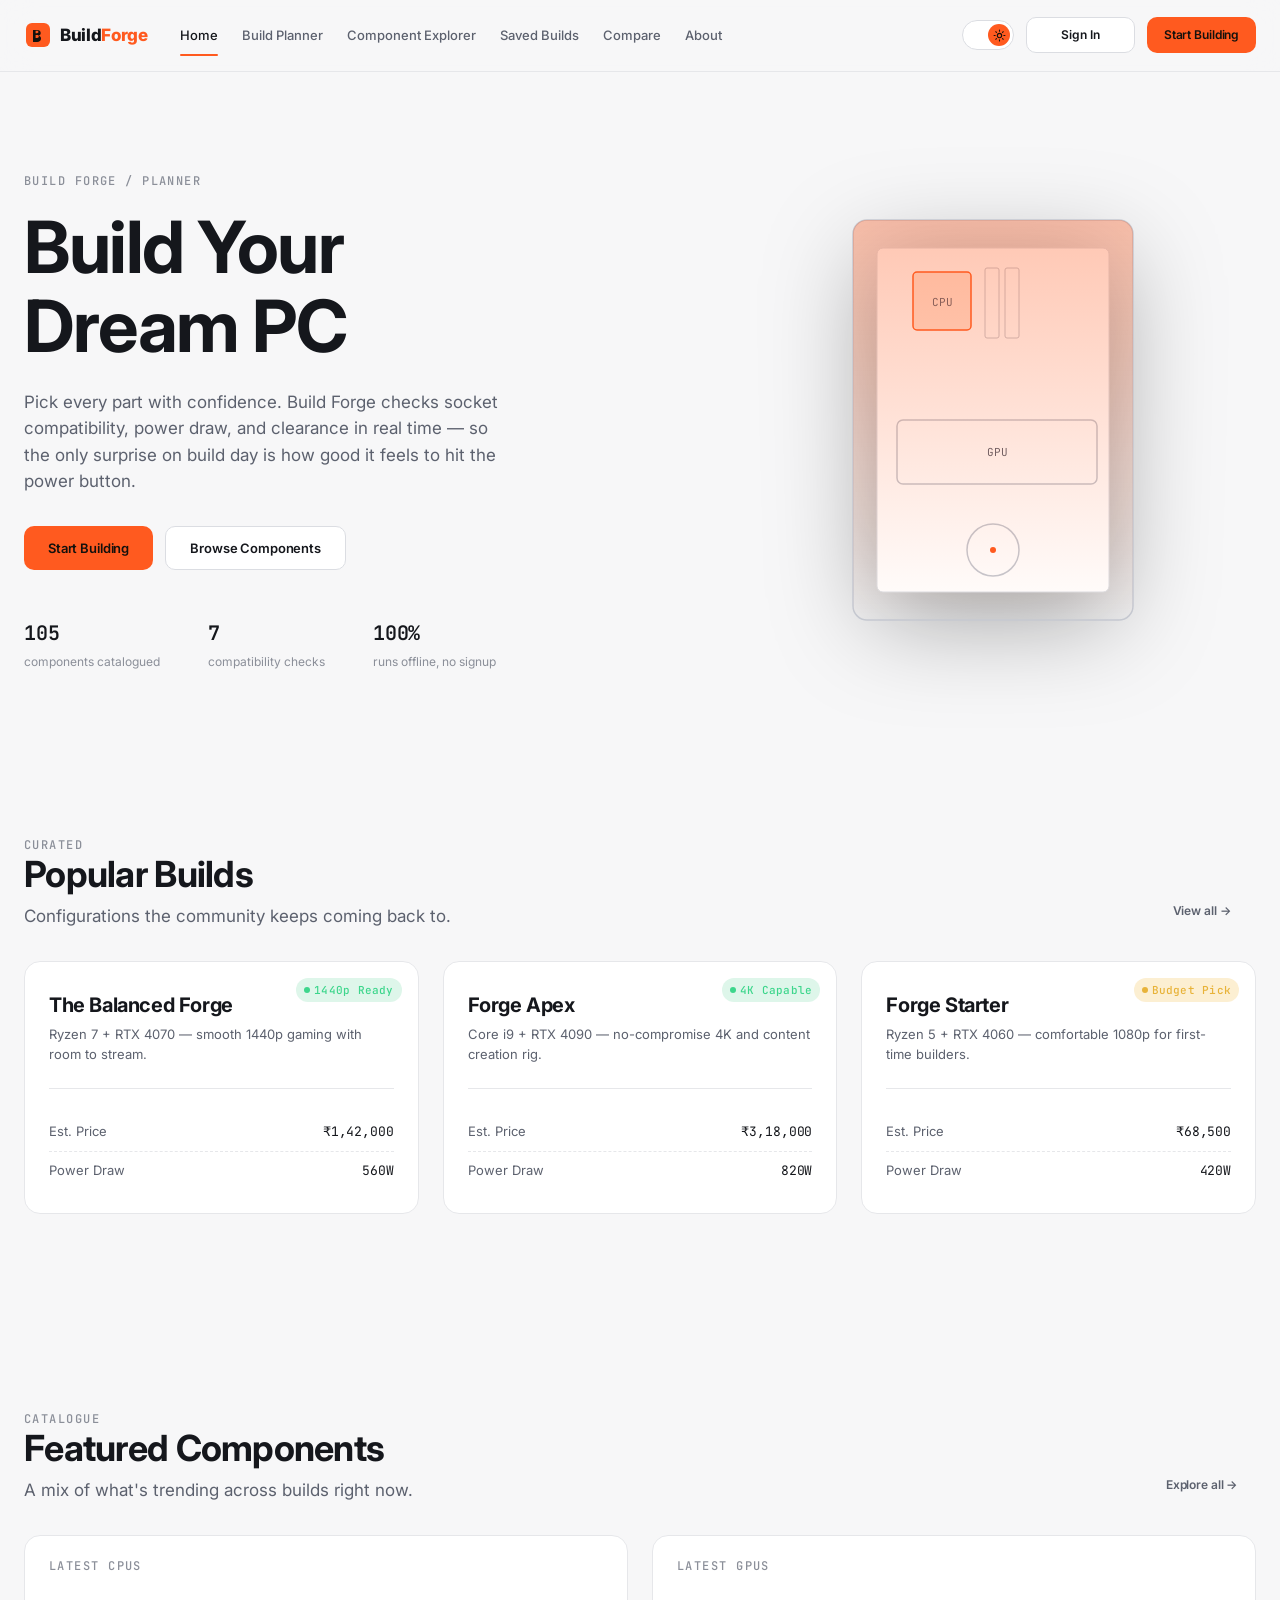
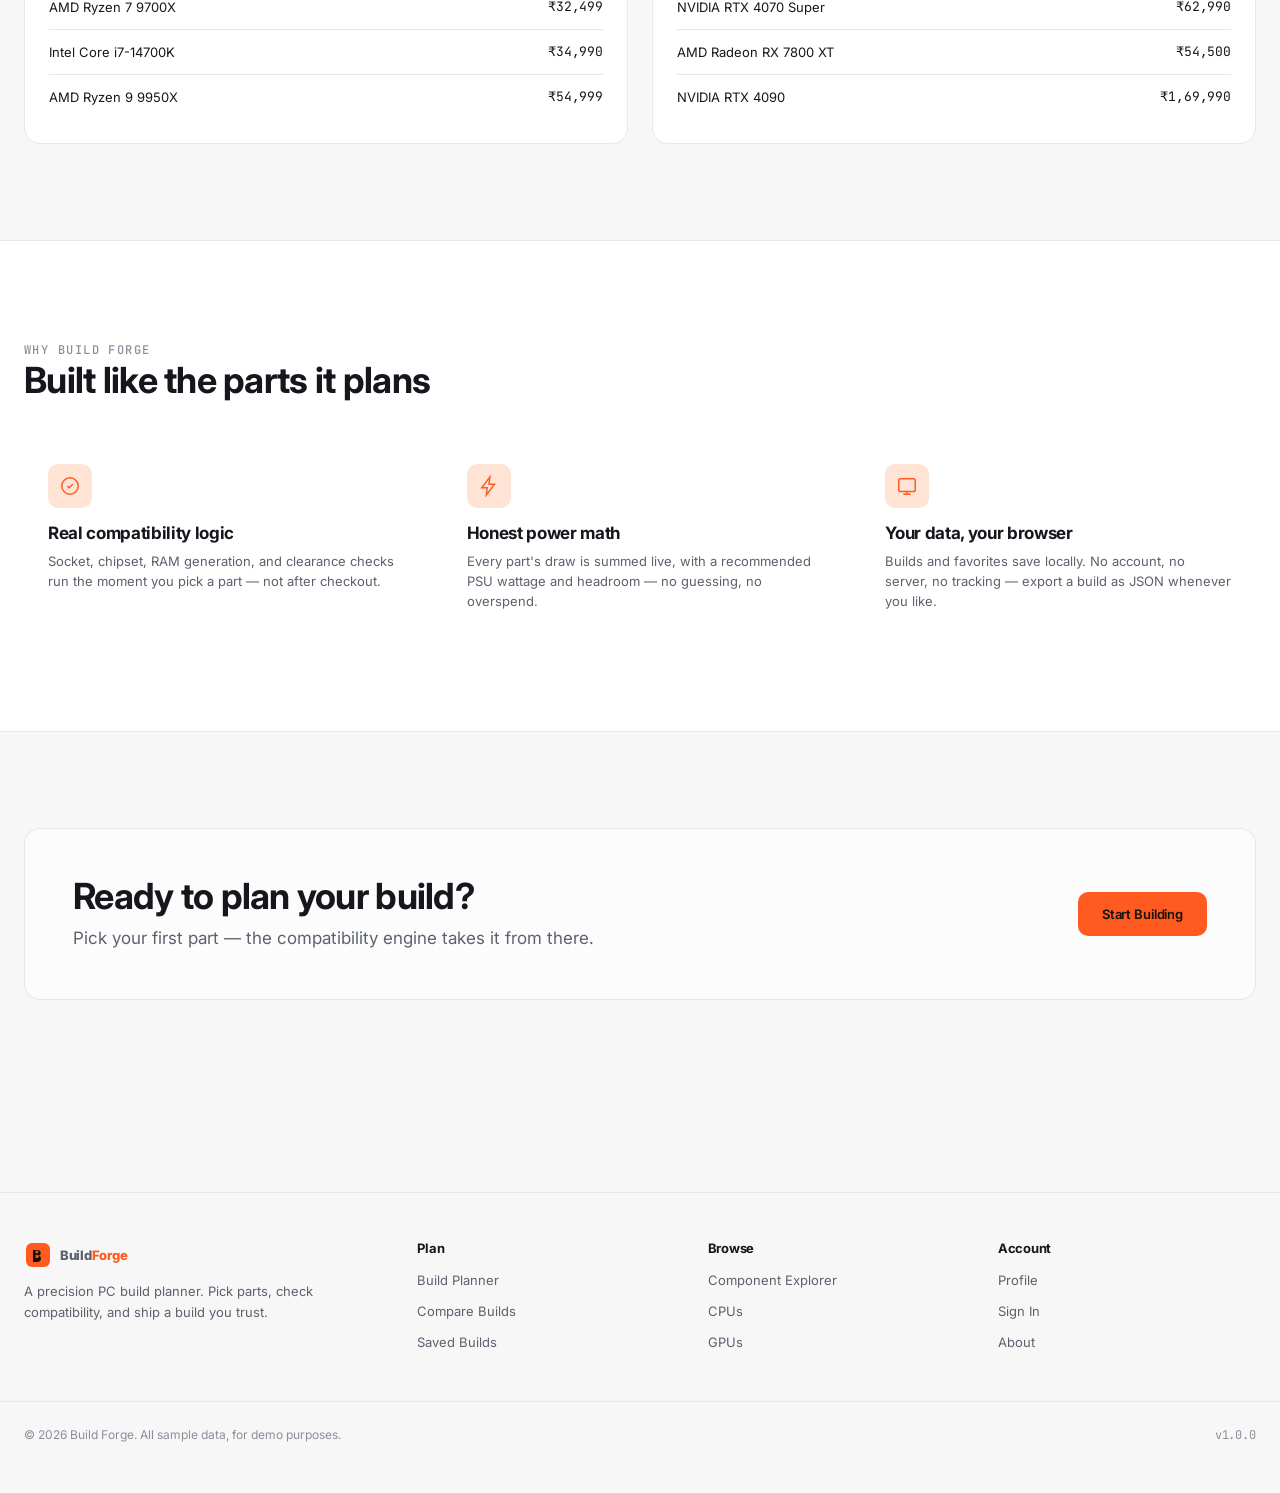
<file: index.html>
<!DOCTYPE html>
<html lang="en">
<head>
  <meta charset="UTF-8" />
  <meta name="viewport" content="width=device-width, initial-scale=1.0" />
  <title>Build Forge — Build Your Dream PC</title>
  <meta name="description" content="Build Forge is a precision PC build planner. Pick parts, check compatibility instantly, and plan a build you can trust." />

  <!-- Synchronous theme init to prevent light-theme flash -->
  <script>
    (function() {
      try {
        const stored = localStorage.getItem('buildforge_theme');
        const theme = (stored === 'dark' || stored === 'light')
          ? stored
          : (window.matchMedia('(prefers-color-scheme: light)').matches ? 'light' : 'dark');
        document.documentElement.setAttribute('data-theme', theme);
      } catch (_) {}
    })();
  </script>

  <link rel="stylesheet" href="css/base.css" />
  <link rel="stylesheet" href="css/layout.css" />
  <link rel="stylesheet" href="css/components.css" />
  <link rel="stylesheet" href="css/animations.css" />
  <link rel="stylesheet" href="css/themes.css" />
  <link rel="stylesheet" href="css/pages.css" />
</head>
<body>
  <div class="page">
    <header id="site-header" class="site-header"></header>

    <main class="page__main">

      <!-- ============ HERO ============ -->
      <section class="hero">
        <div class="container hero__inner">
          <div class="hero__copy anim-fade-rise">
            <span class="eyebrow">Build Forge / Planner</span>
            <h1 class="hero__title">Build Your<br />Dream PC</h1>
            <p class="hero__subtitle">
              Pick every part with confidence. Build Forge checks socket compatibility,
              power draw, and clearance in real time — so the only surprise on build day
              is how good it feels to hit the power button.
            </p>
            <div class="hero__actions">
              <a href="builder.html" class="btn btn--primary">Start Building</a>
              <a href="components.html" class="btn btn--secondary">Browse Components</a>
            </div>
            <div class="hero__stats">
              <div class="hero__stat">
                <span class="spec-value spec-value--lg">105</span>
                <span class="text-tertiary">components catalogued</span>
              </div>
              <div class="hero__stat">
                <span class="spec-value spec-value--lg">7</span>
                <span class="text-tertiary">compatibility checks</span>
              </div>
              <div class="hero__stat">
                <span class="spec-value spec-value--lg">100%</span>
                <span class="text-tertiary">runs offline, no signup</span>
              </div>
            </div>
          </div>

          <div class="hero__visual anim-fade-rise" aria-hidden="true">
            <!-- Signature visual: exploded build-stack line diagram -->
            <svg viewBox="0 0 360 440" class="stack-diagram">
              <defs>
                <linearGradient id="stackGlow" x1="0" y1="0" x2="0" y2="1">
                  <stop offset="0%" stop-color="var(--accent)" stop-opacity="0.35"/>
                  <stop offset="100%" stop-color="var(--accent)" stop-opacity="0"/>
                </linearGradient>
              </defs>
              <!-- Case outline -->
              <rect x="40" y="20" width="280" height="400" rx="14" fill="none" stroke="var(--border-strong)" stroke-width="1.5"/>
              <!-- Motherboard plane -->
              <rect x="64" y="48" width="232" height="344" rx="6" fill="var(--bg-elevated)" stroke="var(--border-default)" stroke-width="1"/>
              <!-- CPU -->
              <rect x="100" y="72" width="58" height="58" rx="4" fill="var(--accent-dim)" stroke="var(--accent)" stroke-width="1.5"/>
              <text x="129" y="106" text-anchor="middle" class="stack-label">CPU</text>
              <!-- RAM sticks -->
              <rect x="172" y="68" width="14" height="70" rx="2" fill="var(--bg-surface)" stroke="var(--border-strong)"/>
              <rect x="192" y="68" width="14" height="70" rx="2" fill="var(--bg-surface)" stroke="var(--border-strong)"/>
              <!-- GPU -->
              <rect x="84" y="220" width="200" height="64" rx="6" fill="var(--bg-surface)" stroke="var(--border-strong)" stroke-width="1.5"/>
              <text x="184" y="256" text-anchor="middle" class="stack-label">GPU</text>
              <!-- Fans -->
              <circle cx="180" cy="350" r="26" fill="none" stroke="var(--border-strong)" stroke-width="1.5"/>
              <circle cx="180" cy="350" r="3" fill="var(--accent)"/>
              <!-- Glow -->
              <rect x="40" y="20" width="280" height="400" rx="14" fill="url(#stackGlow)"/>
            </svg>
          </div>
        </div>
      </section>

      <!-- ============ POPULAR BUILDS ============ -->
      <section class="section">
        <div class="container">
          <div class="section__head">
            <div>
              <span class="eyebrow">Curated</span>
              <h2 class="section-title">Popular Builds</h2>
              <p class="section-subtitle">Configurations the community keeps coming back to.</p>
            </div>
            <a href="saved.html" class="btn btn--ghost btn--sm">View all →</a>
          </div>

          <div class="grid grid--3" id="popular-builds-grid">
            <!-- Static sample cards for now; will be data-driven once builder/storage features are wired together -->
            <article class="card build-card">
              <div class="build-card__badge badge badge--good"><span class="badge__dot"></span>1440p Ready</div>
              <h3 class="build-card__title">The Balanced Forge</h3>
              <p class="text-secondary" style="font-size: var(--fs-sm)">Ryzen 7 + RTX 4070 — smooth 1440p gaming with room to stream.</p>
              <div class="divider"></div>
              <div class="spec-row"><span class="spec-row__label">Est. Price</span><span class="spec-value">₹1,42,000</span></div>
              <div class="spec-row"><span class="spec-row__label">Power Draw</span><span class="spec-value">560W</span></div>
            </article>

            <article class="card build-card">
              <div class="build-card__badge badge badge--good"><span class="badge__dot"></span>4K Capable</div>
              <h3 class="build-card__title">Forge Apex</h3>
              <p class="text-secondary" style="font-size: var(--fs-sm)">Core i9 + RTX 4090 — no-compromise 4K and content creation rig.</p>
              <div class="divider"></div>
              <div class="spec-row"><span class="spec-row__label">Est. Price</span><span class="spec-value">₹3,18,000</span></div>
              <div class="spec-row"><span class="spec-row__label">Power Draw</span><span class="spec-value">820W</span></div>
            </article>

            <article class="card build-card">
              <div class="build-card__badge badge badge--warn"><span class="badge__dot"></span>Budget Pick</div>
              <h3 class="build-card__title">Forge Starter</h3>
              <p class="text-secondary" style="font-size: var(--fs-sm)">Ryzen 5 + RTX 4060 — comfortable 1080p for first-time builders.</p>
              <div class="divider"></div>
              <div class="spec-row"><span class="spec-row__label">Est. Price</span><span class="spec-value">₹68,500</span></div>
              <div class="spec-row"><span class="spec-row__label">Power Draw</span><span class="spec-value">420W</span></div>
            </article>
          </div>
        </div>
      </section>

      <!-- ============ FEATURED COMPONENTS ============ -->
      <section class="section">
        <div class="container">
          <div class="section__head">
            <div>
              <span class="eyebrow">Catalogue</span>
              <h2 class="section-title">Featured Components</h2>
              <p class="section-subtitle">A mix of what's trending across builds right now.</p>
            </div>
            <a href="components.html" class="btn btn--ghost btn--sm">Explore all →</a>
          </div>

          <div class="grid grid--2">
            <div class="card featured-row">
              <h4 class="eyebrow">Latest CPUs</h4>
              <ul class="featured-list" id="featured-cpus">
                <li class="featured-list__item">
                  <span>AMD Ryzen 7 9700X</span>
                  <span class="spec-value">₹32,499</span>
                </li>
                <li class="featured-list__item">
                  <span>Intel Core i7-14700K</span>
                  <span class="spec-value">₹34,990</span>
                </li>
                <li class="featured-list__item">
                  <span>AMD Ryzen 9 9950X</span>
                  <span class="spec-value">₹54,999</span>
                </li>
              </ul>
            </div>

            <div class="card featured-row">
              <h4 class="eyebrow">Latest GPUs</h4>
              <ul class="featured-list" id="featured-gpus">
                <li class="featured-list__item">
                  <span>NVIDIA RTX 4070 Super</span>
                  <span class="spec-value">₹62,990</span>
                </li>
                <li class="featured-list__item">
                  <span>AMD Radeon RX 7800 XT</span>
                  <span class="spec-value">₹54,500</span>
                </li>
                <li class="featured-list__item">
                  <span>NVIDIA RTX 4090</span>
                  <span class="spec-value">₹1,69,990</span>
                </li>
              </ul>
            </div>
          </div>
        </div>
      </section>

      <!-- ============ WHY CHOOSE US ============ -->
      <section class="section section--inset">
        <div class="container">
          <div class="section__head">
            <div>
              <span class="eyebrow">Why Build Forge</span>
              <h2 class="section-title">Built like the parts it plans</h2>
            </div>
          </div>

          <div class="grid grid--3">
            <div class="why-card">
              <div class="why-card__icon">
                <svg viewBox="0 0 24 24" fill="none" stroke="currentColor" stroke-width="1.6"><path d="M9 12l2 2 4-4M21 12a9 9 0 1 1-18 0 9 9 0 0 1 18 0Z"/></svg>
              </div>
              <h3>Real compatibility logic</h3>
              <p class="text-secondary">Socket, chipset, RAM generation, and clearance checks run the moment you pick a part — not after checkout.</p>
            </div>
            <div class="why-card">
              <div class="why-card__icon">
                <svg viewBox="0 0 24 24" fill="none" stroke="currentColor" stroke-width="1.6"><path d="M13 2 4 14h6l-1 8 9-12h-6l1-8Z"/></svg>
              </div>
              <h3>Honest power math</h3>
              <p class="text-secondary">Every part's draw is summed live, with a recommended PSU wattage and headroom — no guessing, no overspend.</p>
            </div>
            <div class="why-card">
              <div class="why-card__icon">
                <svg viewBox="0 0 24 24" fill="none" stroke="currentColor" stroke-width="1.6"><rect x="3" y="4" width="18" height="14" rx="2"/><path d="M8 21h8M12 18v3"/></svg>
              </div>
              <h3>Your data, your browser</h3>
              <p class="text-secondary">Builds and favorites save locally. No account, no server, no tracking — export a build as JSON whenever you like.</p>
            </div>
          </div>
        </div>
      </section>

      <!-- ============ FINAL CTA ============ -->
      <section class="section">
        <div class="container">
          <div class="card card--glass final-cta">
            <div>
              <h2 class="section-title" style="margin-bottom: var(--sp-2);">Ready to plan your build?</h2>
              <p class="section-subtitle">Pick your first part — the compatibility engine takes it from there.</p>
            </div>
            <a href="builder.html" class="btn btn--primary">Start Building</a>
          </div>
        </div>
      </section>

    </main>

    <footer id="site-footer" class="site-footer"></footer>
  </div>

  <script type="module" src="js/main.js"></script>
</body>
</html>
</file>
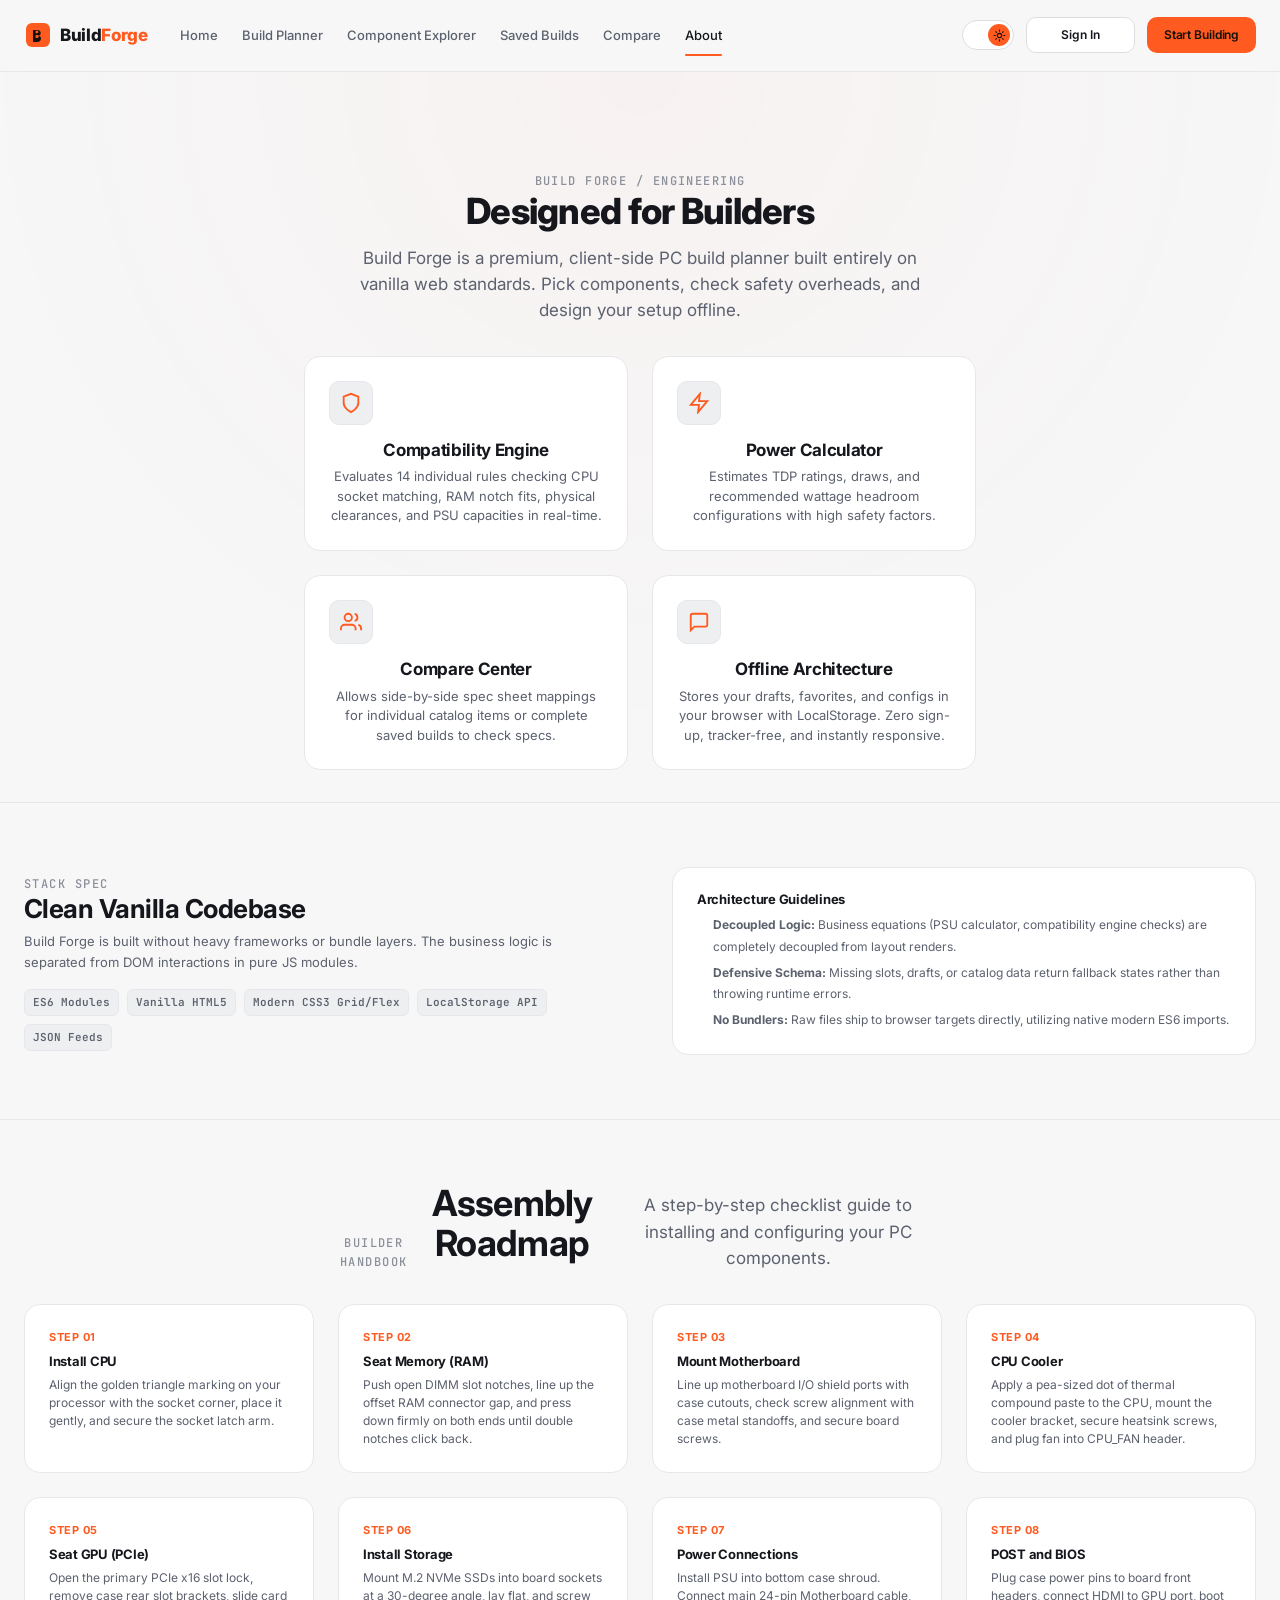
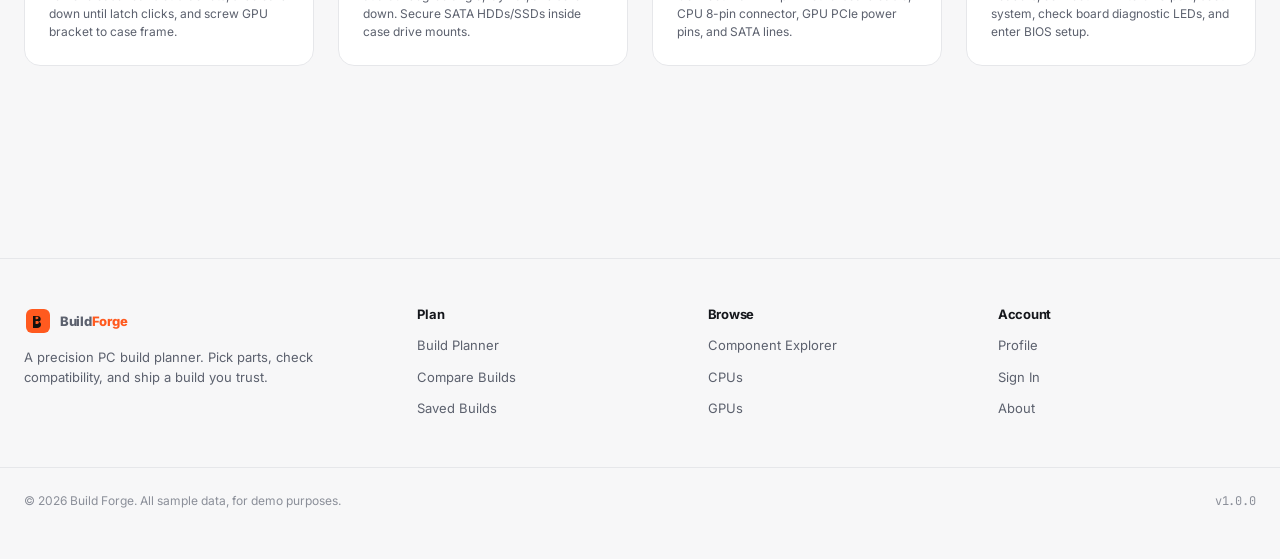
<file: about.html>
<!DOCTYPE html>
<html lang="en">
<head>
  <meta charset="UTF-8" />
  <meta name="viewport" content="width=device-width, initial-scale=1.0" />
  <title>About Build Forge — PC Planner Guide</title>
  <meta name="description" content="Learn about Build Forge's engineering principles, client-side architecture, and follow our step-by-step PC building assembly guide." />

  <!-- Synchronous theme init to prevent light-theme flash -->
  <script>
    (function() {
      try {
        const stored = localStorage.getItem('buildforge_theme');
        const theme = (stored === 'dark' || stored === 'light')
          ? stored
          : (window.matchMedia('(prefers-color-scheme: light)').matches ? 'light' : 'dark');
        document.documentElement.setAttribute('data-theme', theme);
      } catch (_) {}
    })();
  </script>

  <link rel="stylesheet" href="css/base.css" />
  <link rel="stylesheet" href="css/layout.css" />
  <link rel="stylesheet" href="css/components.css" />
  <link rel="stylesheet" href="css/animations.css" />
  <link rel="stylesheet" href="css/themes.css" />
  <link rel="stylesheet" href="css/pages.css" />
</head>
<body>
  <div class="page">
    <header id="site-header" class="site-header"></header>

    <main class="page__main">
      <!-- ============ HERO ============ -->
      <section class="about-hero">
        <div class="container about-hero__inner">
          <span class="eyebrow">Build Forge / Engineering</span>
          <h1 class="about-hero__title">Designed for Builders</h1>
          <p class="section-subtitle" style="max-width: 600px; margin-inline: auto;">
            Build Forge is a premium, client-side PC build planner built entirely on vanilla web standards. Pick components, check safety overheads, and design your setup offline.
          </p>
          
          <!-- Core Pillars Grid -->
          <div class="about-pillars">
            <div class="about-pillar-card">
              <div class="about-pillar-card__icon">
                <svg viewBox="0 0 24 24" fill="none" stroke="currentColor" stroke-width="2"><path d="M12 22s8-4 8-10V5l-8-3-8 3v7c0 6 8 10 8 10z"/></svg>
              </div>
              <h3 class="about-pillar-card__title">Compatibility Engine</h3>
              <p class="about-pillar-card__text">
                Evaluates 14 individual rules checking CPU socket matching, RAM notch fits, physical clearances, and PSU capacities in real-time.
              </p>
            </div>
            
            <div class="about-pillar-card">
              <div class="about-pillar-card__icon">
                <svg viewBox="0 0 24 24" fill="none" stroke="currentColor" stroke-width="2"><path d="M13 2L3 14h9l-1 8 10-12h-9l1-8z"/></svg>
              </div>
              <h3 class="about-pillar-card__title">Power Calculator</h3>
              <p class="about-pillar-card__text">
                Estimates TDP ratings, draws, and recommended wattage headroom configurations with high safety factors.
              </p>
            </div>
            
            <div class="about-pillar-card">
              <div class="about-pillar-card__icon">
                <svg viewBox="0 0 24 24" fill="none" stroke="currentColor" stroke-width="2"><path d="M17 21v-2a4 4 0 0 0-4-4H5a4 4 0 0 0-4 4v2"/><circle cx="9" cy="7" r="4"/><path d="M23 21v-2a4 4 0 0 0-3-3.87"/><path d="M16 3.13a4 4 0 0 1 0 7.75"/></svg>
              </div>
              <h3 class="about-pillar-card__title">Compare Center</h3>
              <p class="about-pillar-card__text">
                Allows side-by-side spec sheet mappings for individual catalog items or complete saved builds to check specs.
              </p>
            </div>
            
            <div class="about-pillar-card">
              <div class="about-pillar-card__icon">
                <svg viewBox="0 0 24 24" fill="none" stroke="currentColor" stroke-width="2"><path d="M21 15a2 2 0 0 1-2 2H7l-4 4V5a2 2 0 0 1 2-2h14a2 2 0 0 1 2 2z"/></svg>
              </div>
              <h3 class="about-pillar-card__title">Offline Architecture</h3>
              <p class="about-pillar-card__text">
                Stores your drafts, favorites, and configs in your browser with LocalStorage. Zero sign-up, tracker-free, and instantly responsive.
              </p>
            </div>
          </div>
        </div>
      </section>

      <!-- ============ TECH STACK SECTION ============ -->
      <section class="about-tech-section">
        <div class="container">
          <div class="about-tech-grid">
            <div>
              <span class="eyebrow">Stack Spec</span>
              <h2 class="section-title" style="font-size: var(--fs-xl);">Clean Vanilla Codebase</h2>
              <p class="text-secondary" style="font-size: var(--fs-sm); line-height: 1.6; margin-bottom: var(--sp-4);">
                Build Forge is built without heavy frameworks or bundle layers. The business logic is separated from DOM interactions in pure JS modules.
              </p>
              <div class="about-tech__standards">
                <span class="about-tech__tag">ES6 Modules</span>
                <span class="about-tech__tag">Vanilla HTML5</span>
                <span class="about-tech__tag">Modern CSS3 Grid/Flex</span>
                <span class="about-tech__tag">LocalStorage API</span>
                <span class="about-tech__tag">JSON Feeds</span>
              </div>
            </div>
            
            <div class="card" style="padding: var(--sp-5);">
              <h3 class="about-pillar-card__title" style="font-size: var(--fs-sm); margin-bottom: var(--sp-2);">Architecture Guidelines</h3>
              <ul style="font-size: var(--fs-xs); color: var(--text-secondary); padding-left: var(--sp-4); line-height: 1.8; display: flex; flex-direction: column; gap: var(--sp-1);">
                <li><strong>Decoupled Logic:</strong> Business equations (PSU calculator, compatibility engine checks) are completely decoupled from layout renders.</li>
                <li><strong>Defensive Schema:</strong> Missing slots, drafts, or catalog data return fallback states rather than throwing runtime errors.</li>
                <li><strong>No Bundlers:</strong> Raw files ship to browser targets directly, utilizing native modern ES6 imports.</li>
              </ul>
            </div>
          </div>
        </div>
      </section>

      <!-- ============ PC BUILDING TIMELINE ============ -->
      <section class="container about-guide-section">
        <div class="section__head" style="text-align: center; max-width: 600px; margin-inline: auto; margin-bottom: var(--sp-5);">
          <span class="eyebrow">Builder Handbook</span>
          <h2 class="section-title">Assembly Roadmap</h2>
          <p class="section-subtitle">A step-by-step checklist guide to installing and configuring your PC components.</p>
        </div>
        
        <div class="guide-timeline">
          <div class="timeline-step">
            <span class="timeline-step__badge">Step 01</span>
            <h4 class="timeline-step__title">Install CPU</h4>
            <p class="timeline-step__text">Align the golden triangle marking on your processor with the socket corner, place it gently, and secure the socket latch arm.</p>
          </div>
          
          <div class="timeline-step">
            <span class="timeline-step__badge">Step 02</span>
            <h4 class="timeline-step__title">Seat Memory (RAM)</h4>
            <p class="timeline-step__text">Push open DIMM slot notches, line up the offset RAM connector gap, and press down firmly on both ends until double notches click back.</p>
          </div>
          
          <div class="timeline-step">
            <span class="timeline-step__badge">Step 03</span>
            <h4 class="timeline-step__title">Mount Motherboard</h4>
            <p class="timeline-step__text">Line up motherboard I/O shield ports with case cutouts, check screw alignment with case metal standoffs, and secure board screws.</p>
          </div>
          
          <div class="timeline-step">
            <span class="timeline-step__badge">Step 04</span>
            <h4 class="timeline-step__title">CPU Cooler</h4>
            <p class="timeline-step__text">Apply a pea-sized dot of thermal compound paste to the CPU, mount the cooler bracket, secure heatsink screws, and plug fan into CPU_FAN header.</p>
          </div>
          
          <div class="timeline-step">
            <span class="timeline-step__badge">Step 05</span>
            <h4 class="timeline-step__title">Seat GPU (PCIe)</h4>
            <p class="timeline-step__text">Open the primary PCIe x16 slot lock, remove case rear slot brackets, slide card down until latch clicks, and screw GPU bracket to case frame.</p>
          </div>
          
          <div class="timeline-step">
            <span class="timeline-step__badge">Step 06</span>
            <h4 class="timeline-step__title">Install Storage</h4>
            <p class="timeline-step__text">Mount M.2 NVMe SSDs into board sockets at a 30-degree angle, lay flat, and screw down. Secure SATA HDDs/SSDs inside case drive mounts.</p>
          </div>
          
          <div class="timeline-step">
            <span class="timeline-step__badge">Step 07</span>
            <h4 class="timeline-step__title">Power Connections</h4>
            <p class="timeline-step__text">Install PSU into bottom case shroud. Connect main 24-pin Motherboard cable, CPU 8-pin connector, GPU PCIe power pins, and SATA lines.</p>
          </div>
          
          <div class="timeline-step">
            <span class="timeline-step__badge">Step 08</span>
            <h4 class="timeline-step__title">POST and BIOS</h4>
            <p class="timeline-step__text">Plug case power pins to board front headers, connect HDMI to GPU port, boot system, check board diagnostic LEDs, and enter BIOS setup.</p>
          </div>
        </div>
      </section>
    </main>

    <footer id="site-footer" class="site-footer"></footer>
  </div>

  <script type="module" src="js/main.js"></script>
</body>
</html>
</file>
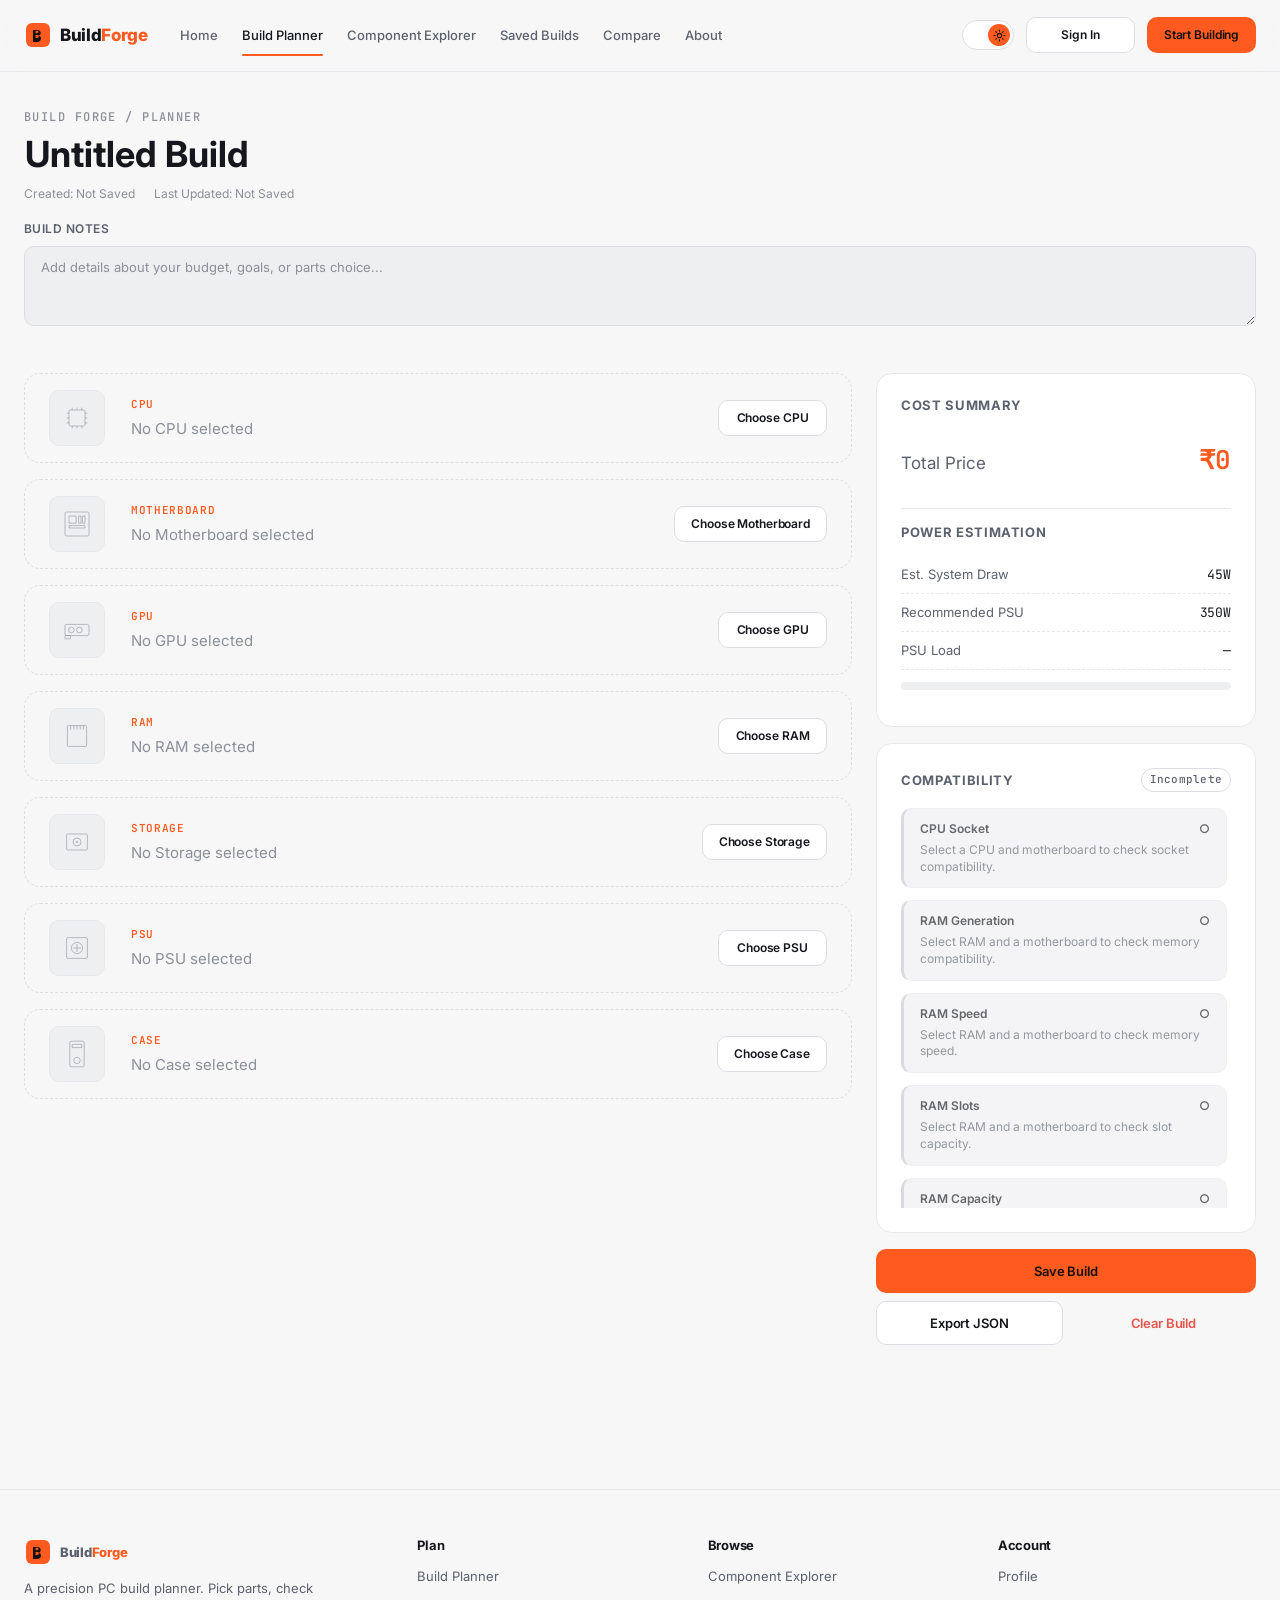
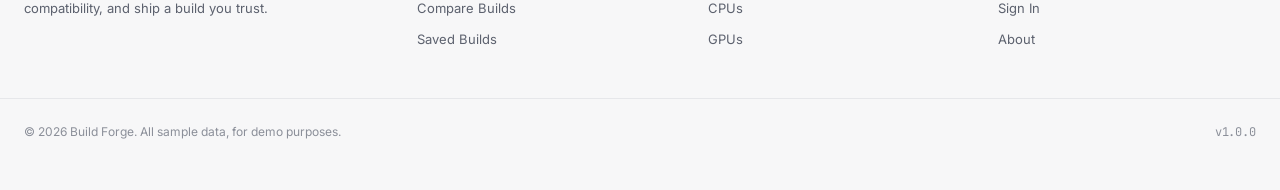
<file: builder.html>
<!DOCTYPE html>
<html lang="en">
<head>
  <meta charset="UTF-8" />
  <meta name="viewport" content="width=device-width, initial-scale=1.0" />
  <title>PC Build Planner — Build Forge</title>
  <meta name="description" content="Plan and configure your custom PC with Build Forge's real-time compatibility and power calculations." />

  <!-- Synchronous theme init to prevent light-theme flash -->
  <script>
    (function() {
      try {
        const stored = localStorage.getItem('buildforge_theme');
        const theme = (stored === 'dark' || stored === 'light')
          ? stored
          : (window.matchMedia('(prefers-color-scheme: light)').matches ? 'light' : 'dark');
        document.documentElement.setAttribute('data-theme', theme);
      } catch (_) {}
    })();
  </script>

  <link rel="stylesheet" href="css/base.css" />
  <link rel="stylesheet" href="css/layout.css" />
  <link rel="stylesheet" href="css/components.css" />
  <link rel="stylesheet" href="css/animations.css" />
  <link rel="stylesheet" href="css/themes.css" />
  <link rel="stylesheet" href="css/pages.css" />
</head>
<body>
  <div class="page">
    <header id="site-header" class="site-header"></header>

    <main class="page__main">
      <section class="builder-header">
        <div class="container">
          <span class="eyebrow">Build Forge / Planner</span>
          <div class="builder-title-row">
            <div>
              <input
                type="text"
                id="build-name"
                class="builder-name-input"
                value="Untitled Build"
                placeholder="Name your build..."
                aria-label="Build Name"
              />
              <div class="builder-meta">
                <span>Created: <span id="build-created">—</span></span>
                <span style="margin-left: var(--sp-4);">Last Updated: <span id="build-updated">—</span></span>
              </div>
            </div>
          </div>
          
          <div class="builder-notes-group">
            <label for="build-notes">Build Notes</label>
            <textarea
              id="build-notes"
              class="input builder-notes-textarea"
              placeholder="Add details about your budget, goals, or parts choice..."
            ></textarea>
          </div>
        </div>
      </section>

      <section class="container builder-layout">
        <!-- Left: Parts Slots -->
        <div class="part-slots-list" id="slots-container">
          <!-- Dynamically populated by builder.js -->
        </div>

        <!-- Right: Summary Sidebar -->
        <aside class="builder-layout__summary" aria-label="Build Summary">
          <!-- Total Price Widget -->
          <div class="card summary-widget">
            <h2 class="summary-widget__title">Cost Summary</h2>
            <div class="spec-row" style="padding-block: var(--sp-3); border-bottom: none;">
              <span class="text-secondary" style="font-size: var(--fs-md);">Total Price</span>
              <span class="spec-value spec-value--lg spec-value--accent" id="summary-price" style="font-size: var(--fs-xl);">₹0</span>
            </div>
            
            <div class="divider" style="margin-block: var(--sp-4);"></div>

            <!-- Power Draw Widget -->
            <h2 class="summary-widget__title">Power Estimation</h2>
            <div class="spec-row">
              <span class="spec-row__label">Est. System Draw</span>
              <span class="spec-value" id="summary-wattage">0W</span>
            </div>
            <div class="spec-row">
              <span class="spec-row__label">Recommended PSU</span>
              <span class="spec-value" id="summary-rec-psu">350W</span>
            </div>
            <div class="spec-row">
              <span class="spec-row__label">PSU Load</span>
              <span class="spec-value" id="summary-psu-load">—</span>
            </div>
            
            <div class="power-bar-container">
              <div class="power-bar">
                <div class="power-bar__fill" id="power-bar-fill"></div>
              </div>
            </div>
          </div>

          <!-- Compatibility Report Widget -->
          <div class="card summary-widget">
            <div style="display: flex; justify-content: space-between; align-items: center; margin-bottom: var(--sp-4);">
              <h2 class="summary-widget__title" style="margin-bottom: 0;">Compatibility</h2>
              <span class="badge badge--good" id="compatibility-badge">Good</span>
            </div>
            <div class="compat-checklist" id="compatibility-checklist">
              <!-- Dynamically populated by builder.js -->
            </div>
          </div>

          <!-- Actions -->
          <div style="display: flex; flex-direction: column; gap: var(--sp-2); margin-bottom: var(--sp-7);">
            <button class="btn btn--primary btn--block" id="btn-save-build">Save Build</button>
            <div style="display: flex; gap: var(--sp-2);">
              <button class="btn btn--secondary btn--block" id="btn-export-build">Export JSON</button>
              <button class="btn btn--ghost btn--block text-error" id="btn-clear-build" style="color: var(--status-error);">Clear Build</button>
            </div>
          </div>
        </aside>
      </section>
    </main>

    <footer id="site-footer" class="site-footer"></footer>
  </div>

  <script type="module" src="js/main.js"></script>
  <script type="module" src="js/builder.js"></script>
</body>
</html>
</file>
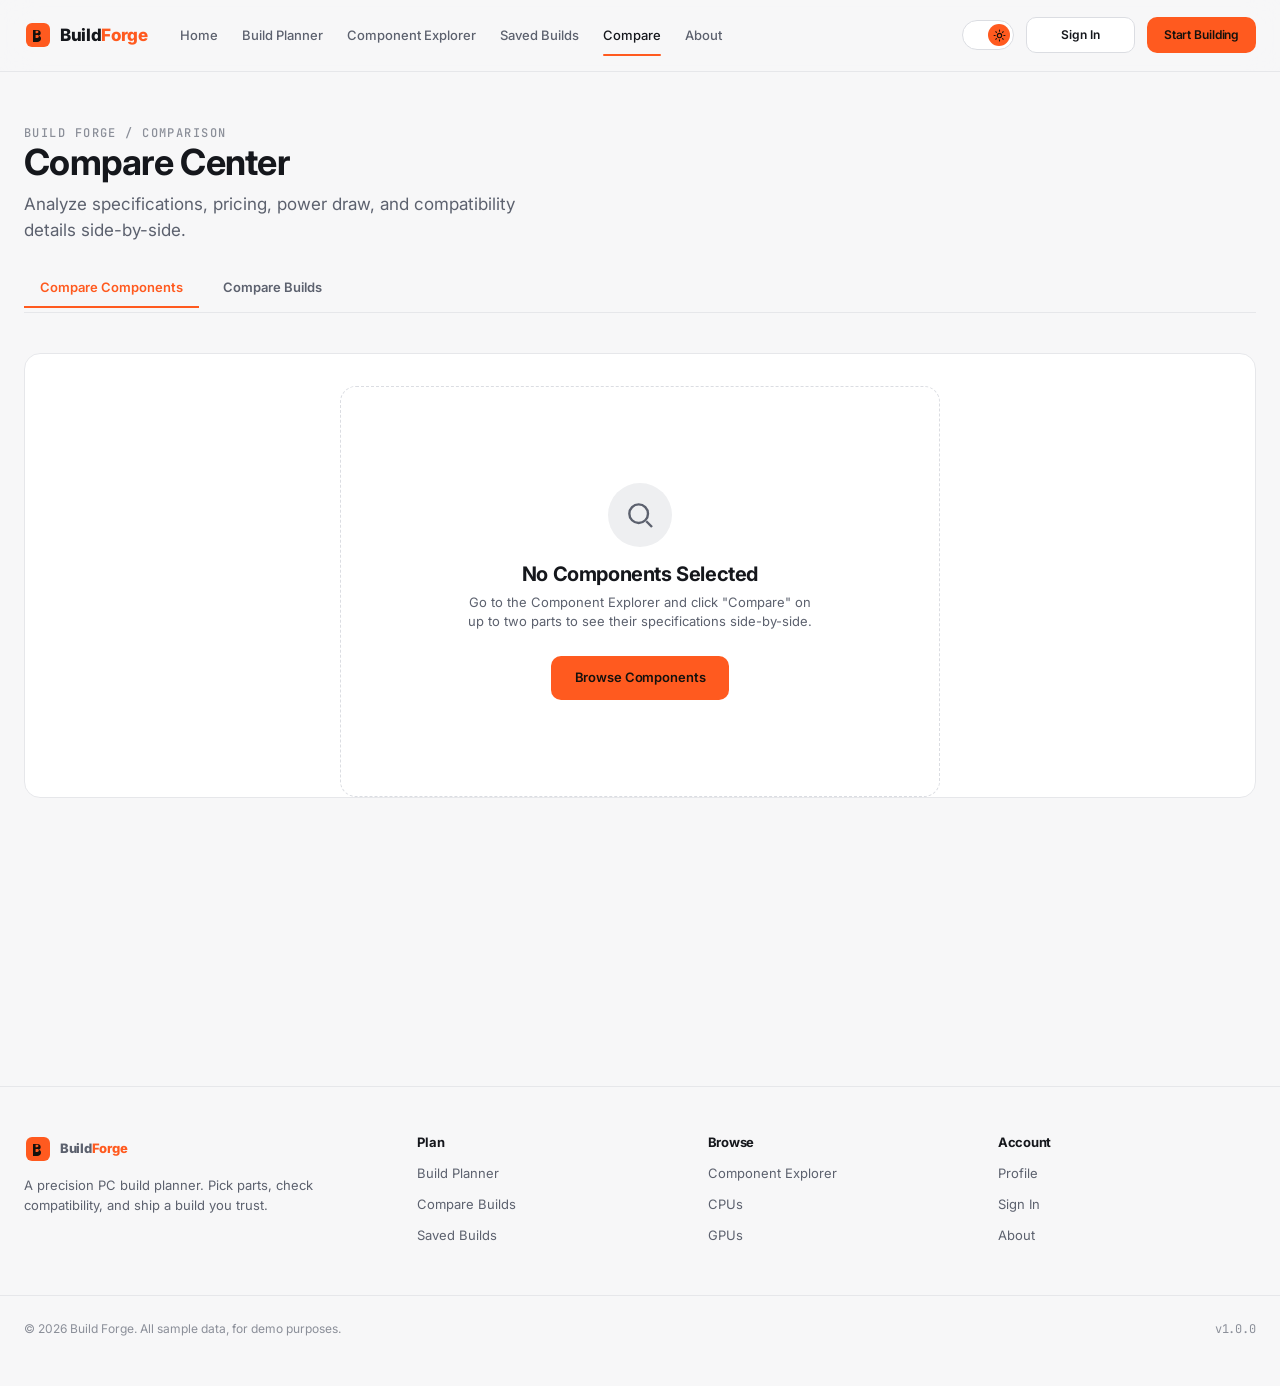
<file: compare.html>
<!DOCTYPE html>
<html lang="en">
<head>
  <meta charset="UTF-8" />
  <meta name="viewport" content="width=device-width, initial-scale=1.0" />
  <title>Compare Center — Build Forge</title>
  <meta name="description" content="Compare PC components or saved builds side-by-side with Build Forge's custom comparison tables." />

  <!-- Synchronous theme init to prevent light-theme flash -->
  <script>
    (function() {
      try {
        const stored = localStorage.getItem('buildforge_theme');
        const theme = (stored === 'dark' || stored === 'light')
          ? stored
          : (window.matchMedia('(prefers-color-scheme: light)').matches ? 'light' : 'dark');
        document.documentElement.setAttribute('data-theme', theme);
      } catch (_) {}
    })();
  </script>

  <link rel="stylesheet" href="css/base.css" />
  <link rel="stylesheet" href="css/layout.css" />
  <link rel="stylesheet" href="css/components.css" />
  <link rel="stylesheet" href="css/animations.css" />
  <link rel="stylesheet" href="css/themes.css" />
  <link rel="stylesheet" href="css/pages.css" />
</head>
<body>
  <div class="page">
    <header id="site-header" class="site-header"></header>

    <main class="page__main">
      <!-- ============ HEADER ============ -->
      <section class="compare-header">
        <div class="container">
          <div class="compare-header__inner">
            <div>
              <span class="eyebrow">Build Forge / Comparison</span>
              <h1 class="section-title">Compare Center</h1>
              <p class="section-subtitle">Analyze specifications, pricing, power draw, and compatibility details side-by-side.</p>
            </div>
          </div>

          <!-- ============ TABS ============ -->
          <div class="compare-tabs" role="tablist" aria-label="Comparison category">
            <button class="compare-tab is-active" data-tab="components" role="tab" aria-selected="true">
              Compare Components
            </button>
            <button class="compare-tab" data-tab="builds" role="tab" aria-selected="false">
              Compare Builds
            </button>
          </div>
        </div>
      </section>

      <!-- ============ CONTENT AREA ============ -->
      <section class="container" style="padding-bottom: var(--sp-9);">
        
        <!-- ========== VIEW 1: COMPARE COMPONENTS ========== -->
        <div id="component-compare-view">
          <div style="display: flex; justify-content: flex-end; margin-bottom: var(--sp-3);" id="comp-clear-bar">
            <button class="btn btn--ghost btn--sm" id="btn-clear-compare" style="color: var(--status-error);">
              Clear Selection
            </button>
          </div>
          <div class="compare-table-wrapper" id="component-table-container">
            <!-- Dynamically populated by compare.js -->
          </div>
        </div>

        <!-- ========== VIEW 2: COMPARE SAVED BUILDS ========== -->
        <div id="build-compare-view" style="display: none;">
          <div class="compare-selector-row">
            <div class="compare-selector-group">
              <label for="select-build-a">Build A</label>
              <select id="select-build-a" class="select">
                <option value="">Select a build...</option>
              </select>
            </div>
            <div class="compare-selector-group">
              <label for="select-build-b">Build B</label>
              <select id="select-build-b" class="select">
                <option value="">Select a build...</option>
              </select>
            </div>
          </div>
          
          <div class="compare-table-wrapper" id="build-table-container" style="margin-top: var(--sp-5);">
            <!-- Dynamically populated by compare.js -->
          </div>
        </div>

      </section>
    </main>

    <footer id="site-footer" class="site-footer"></footer>
  </div>

  <script type="module" src="js/main.js"></script>
  <script type="module" src="js/compare.js"></script>
</body>
</html>
</file>
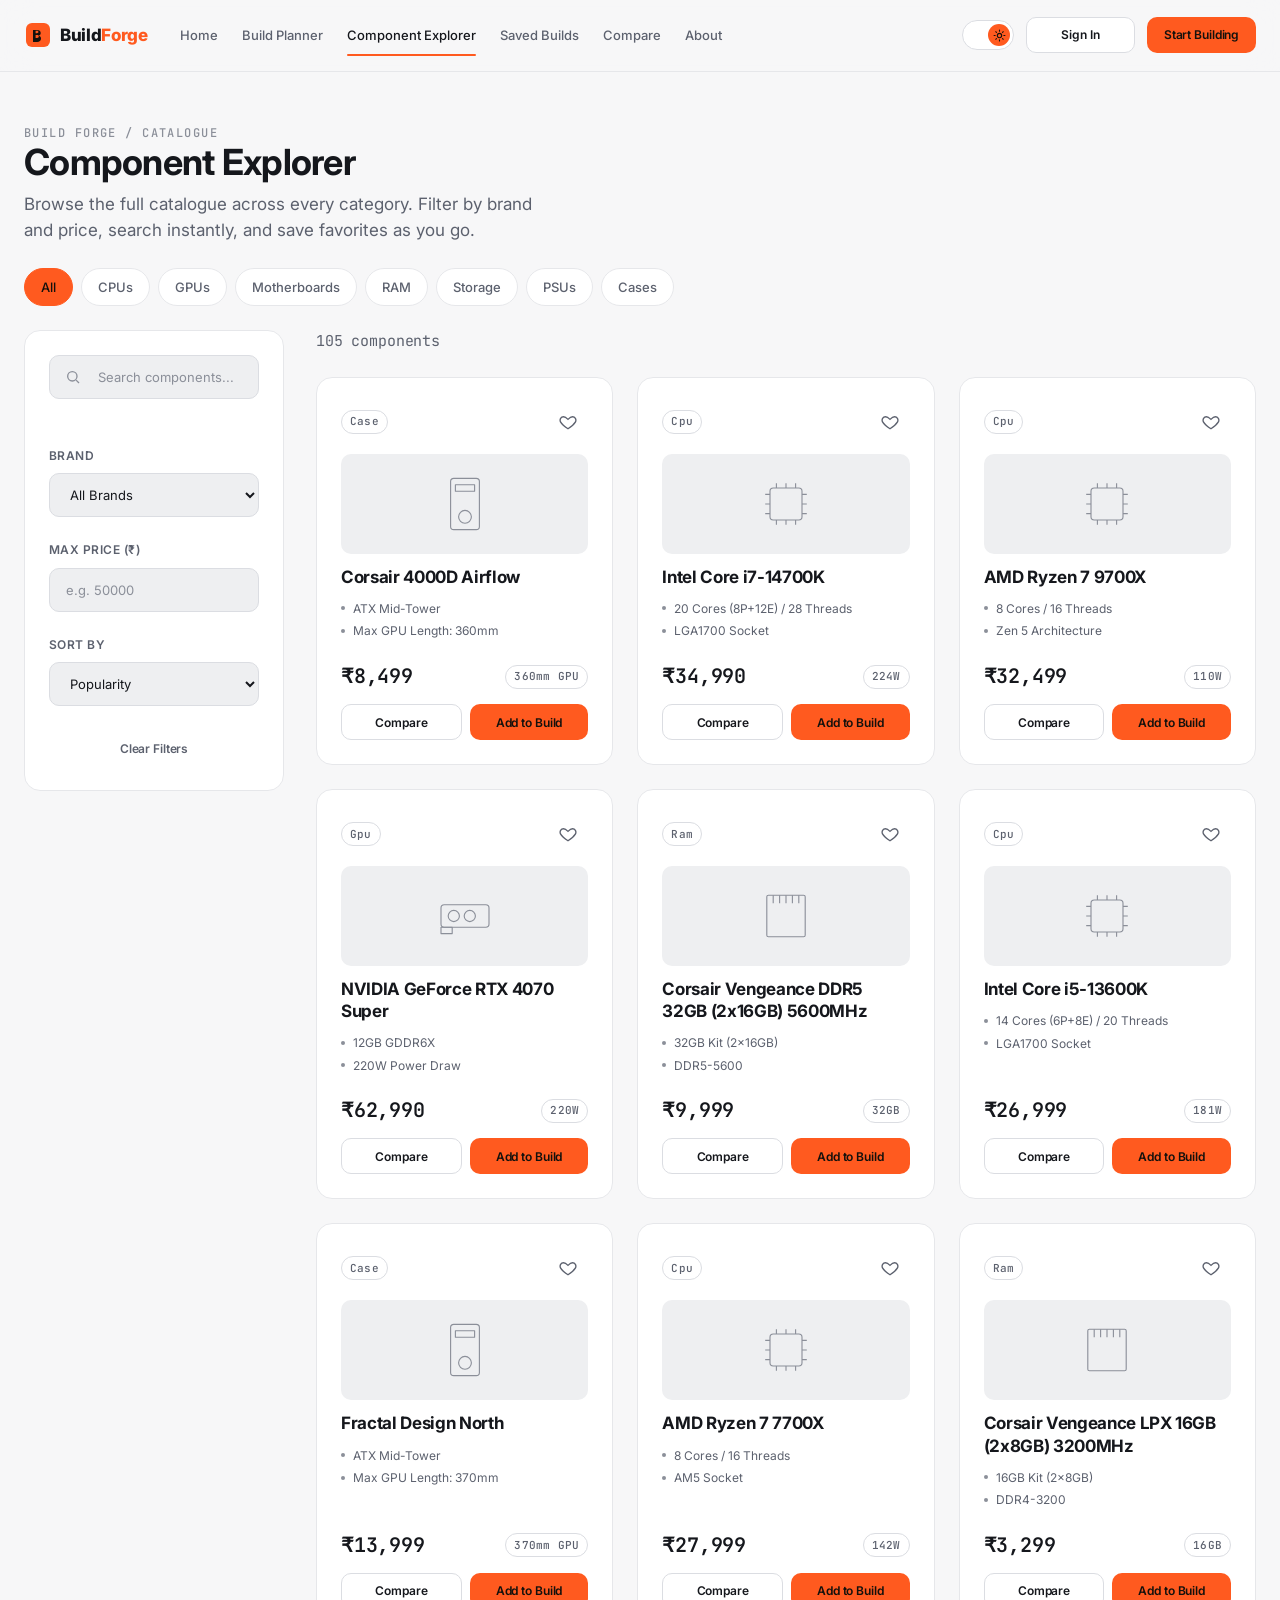
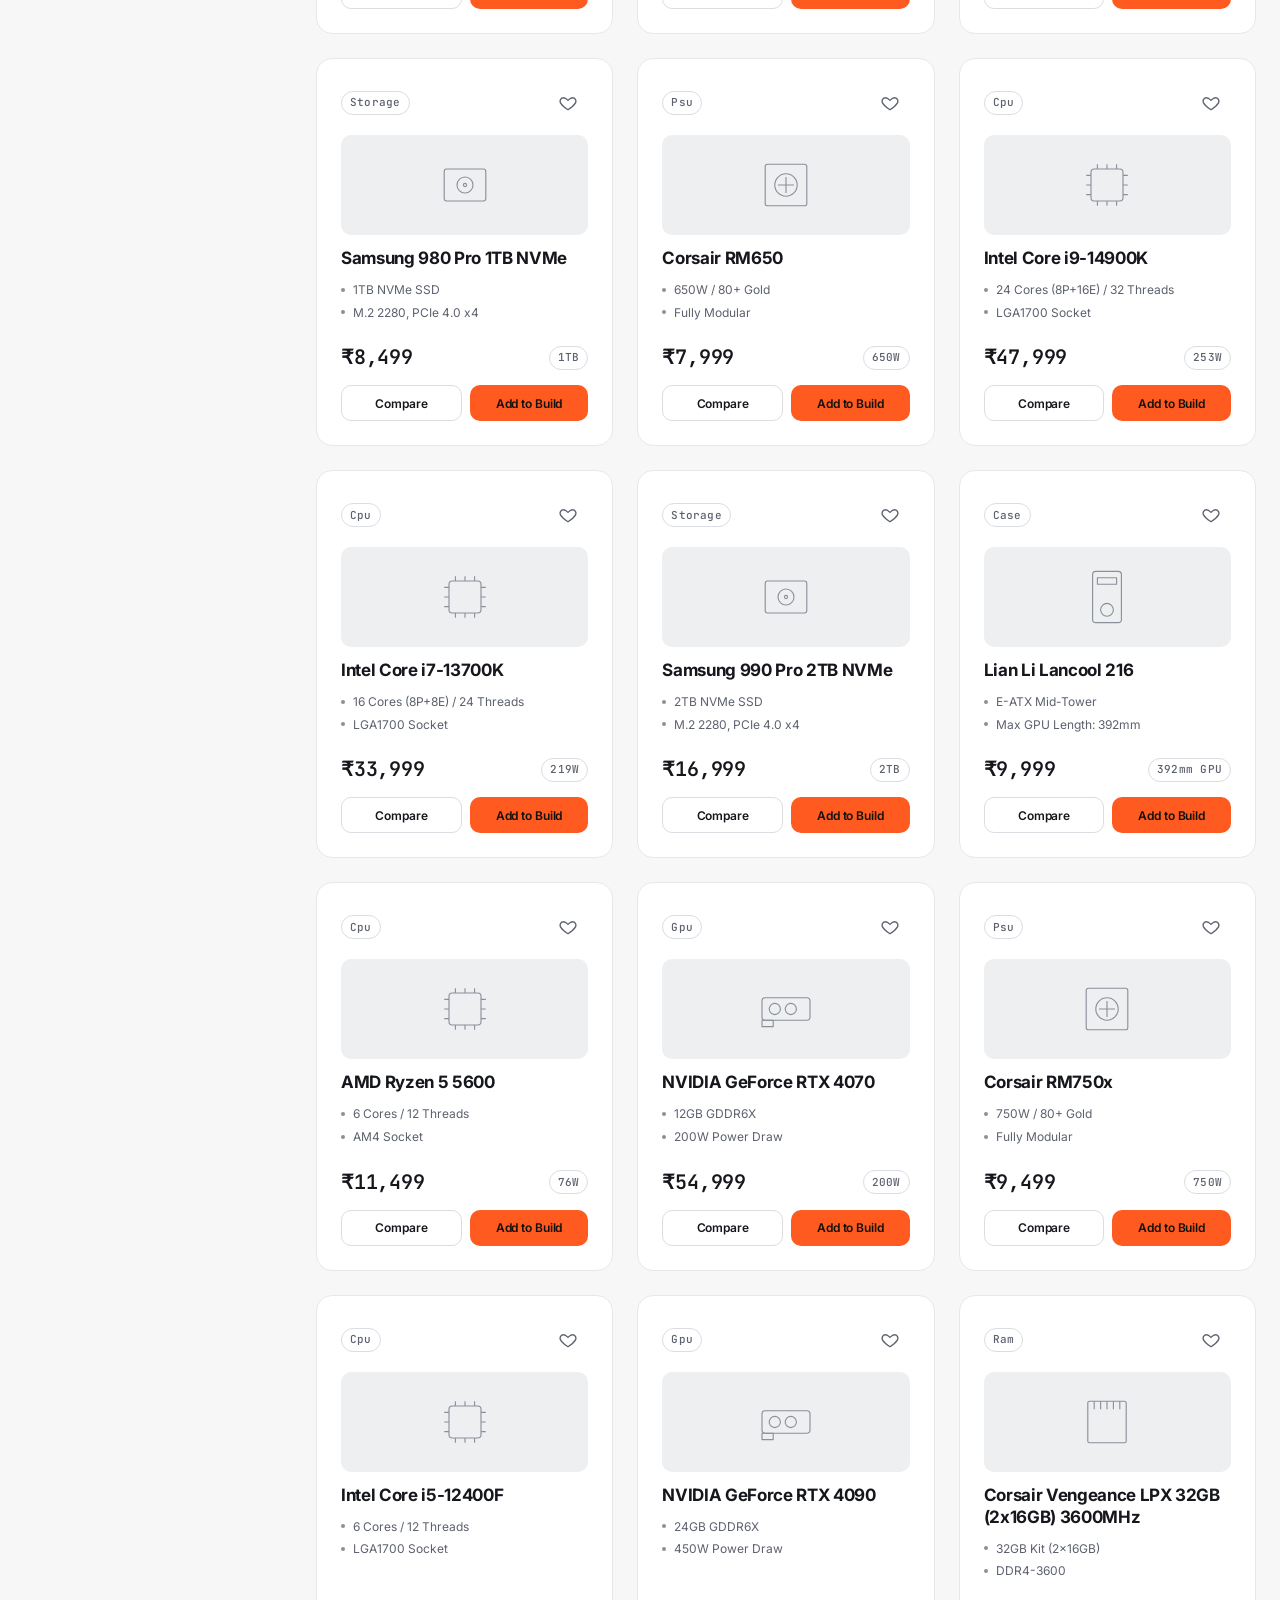
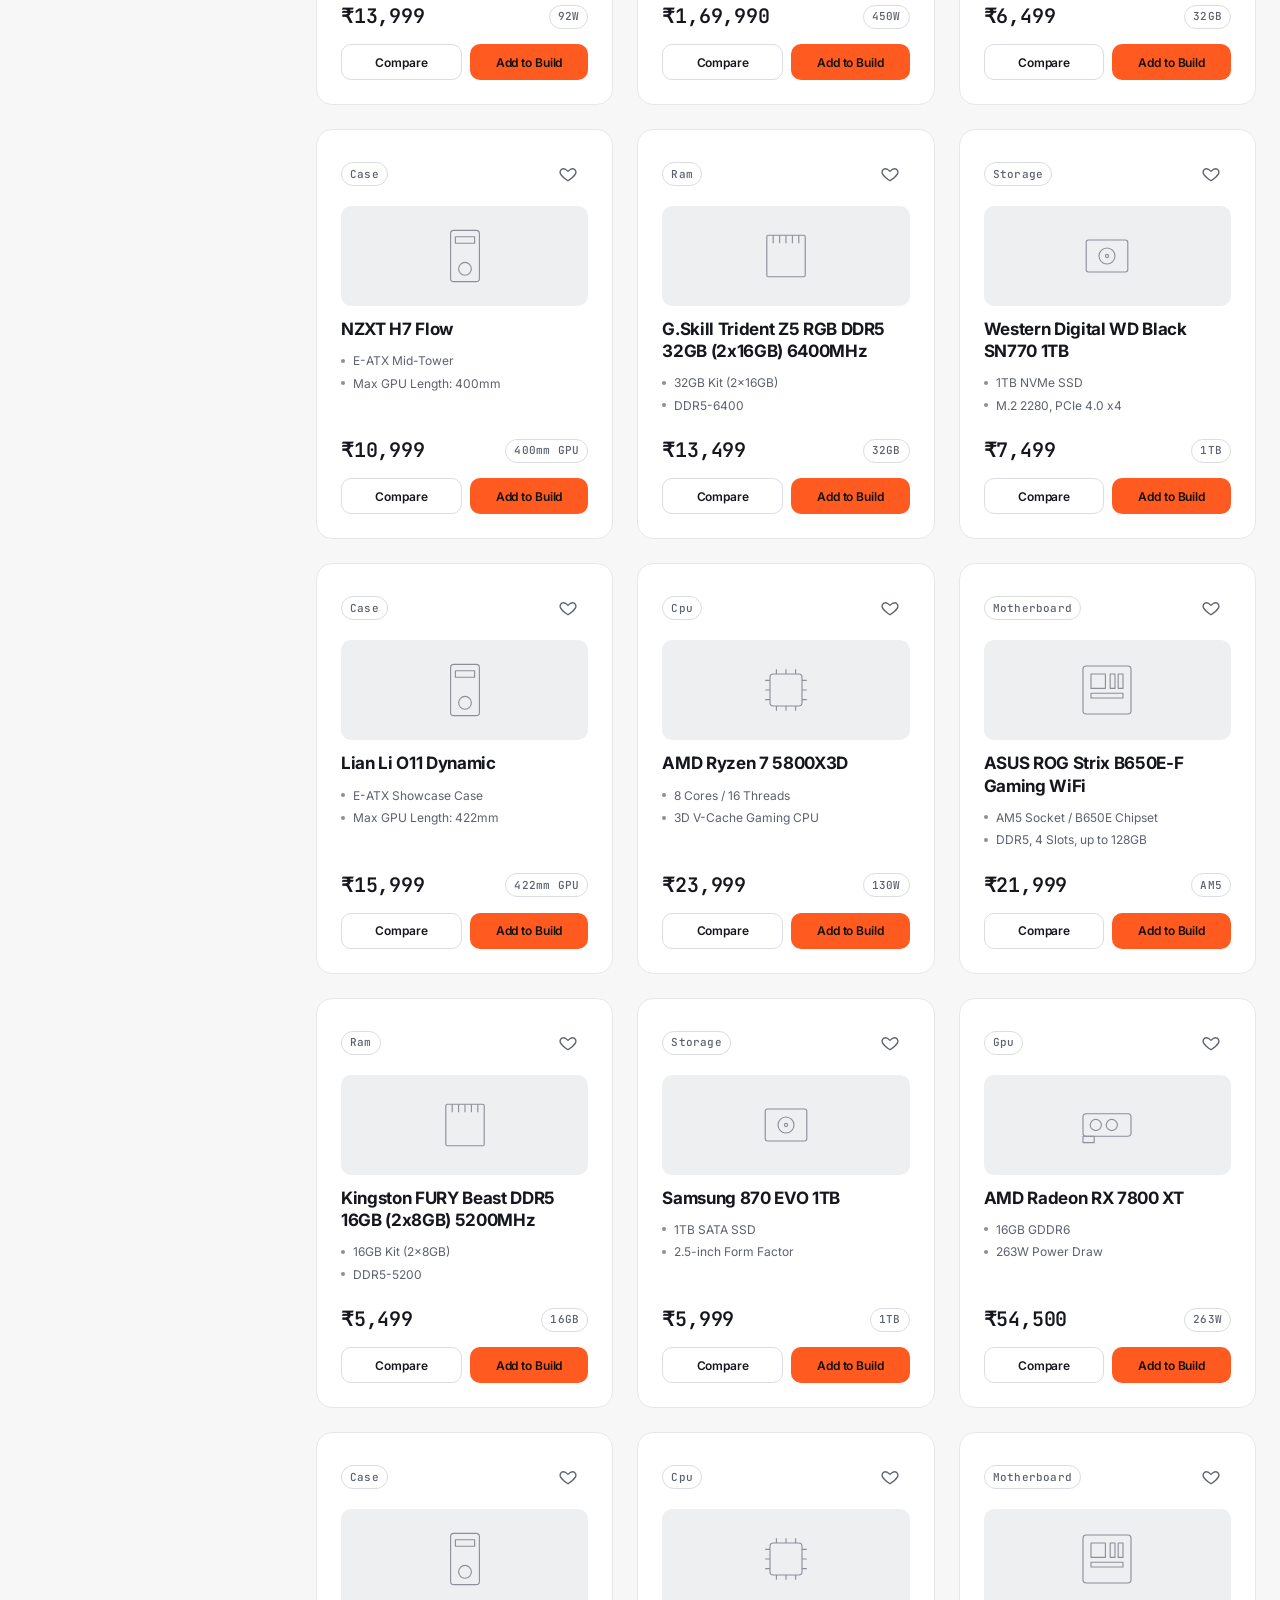
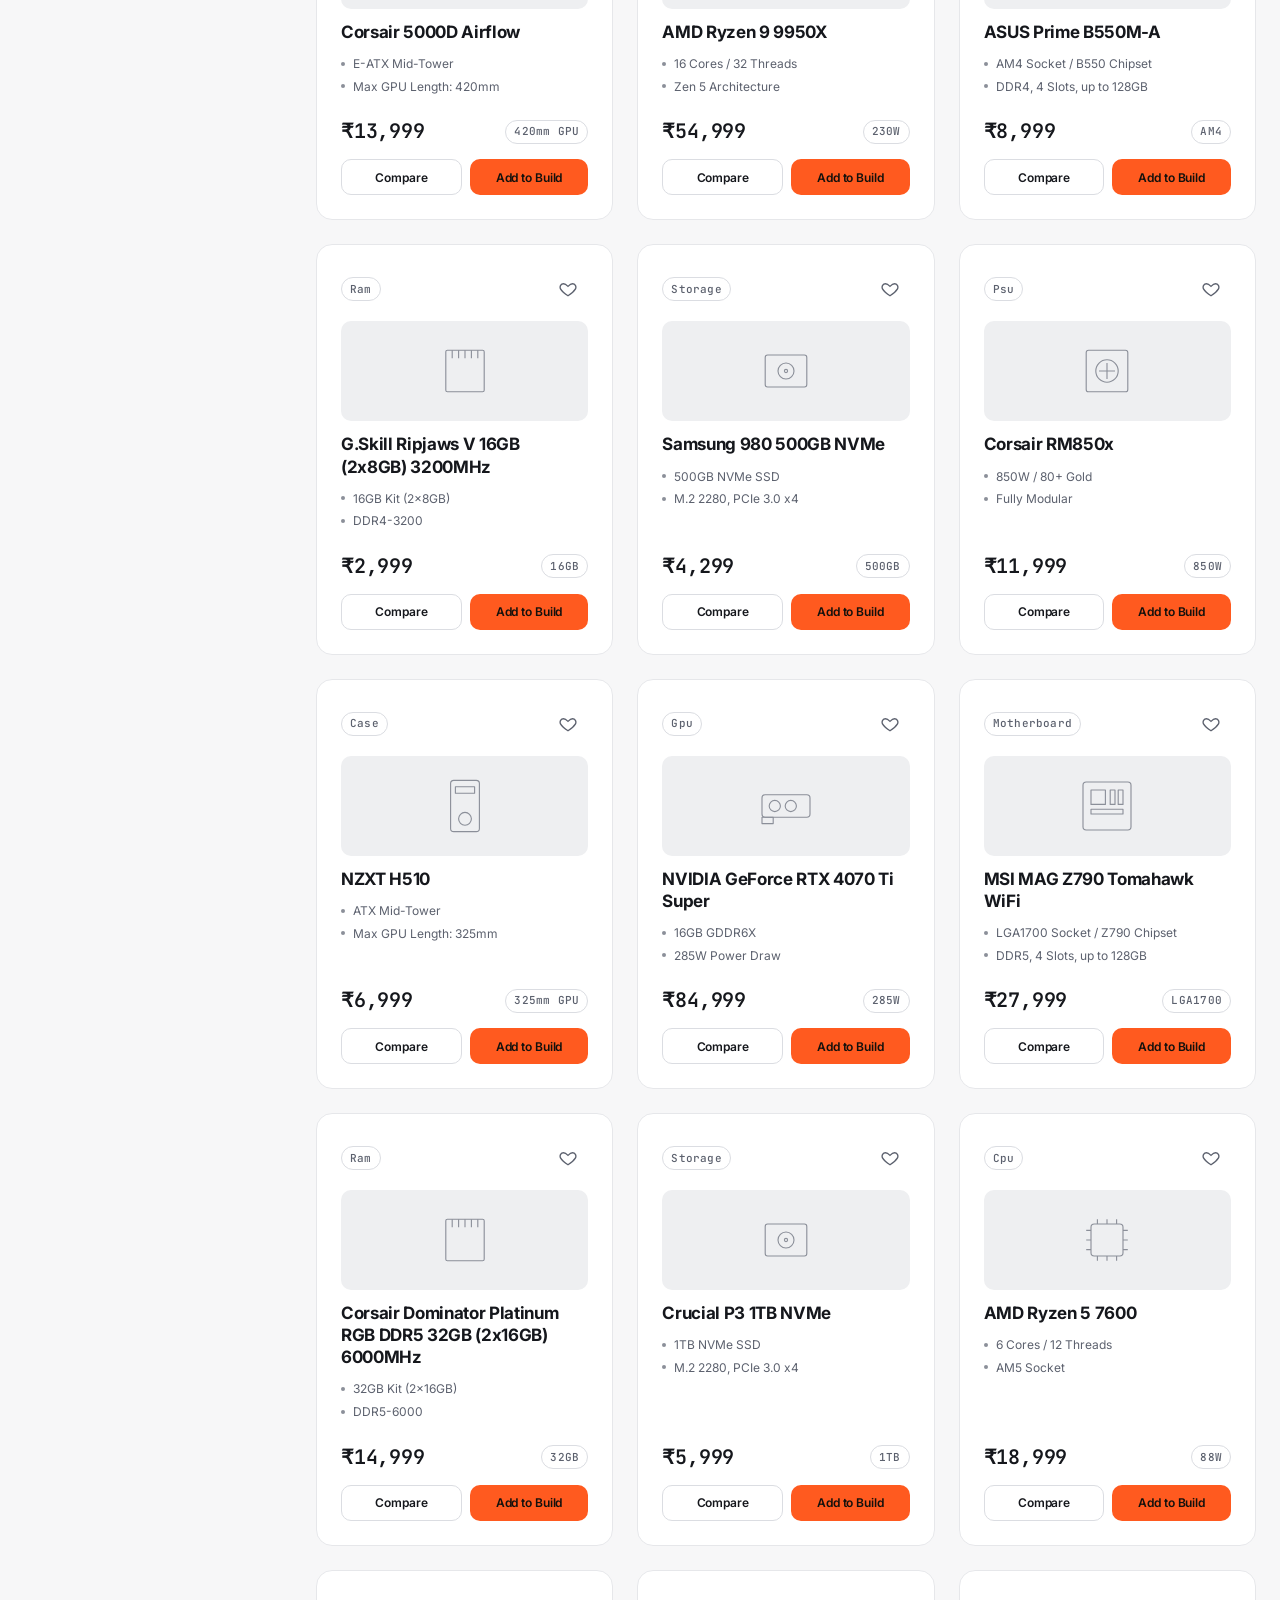
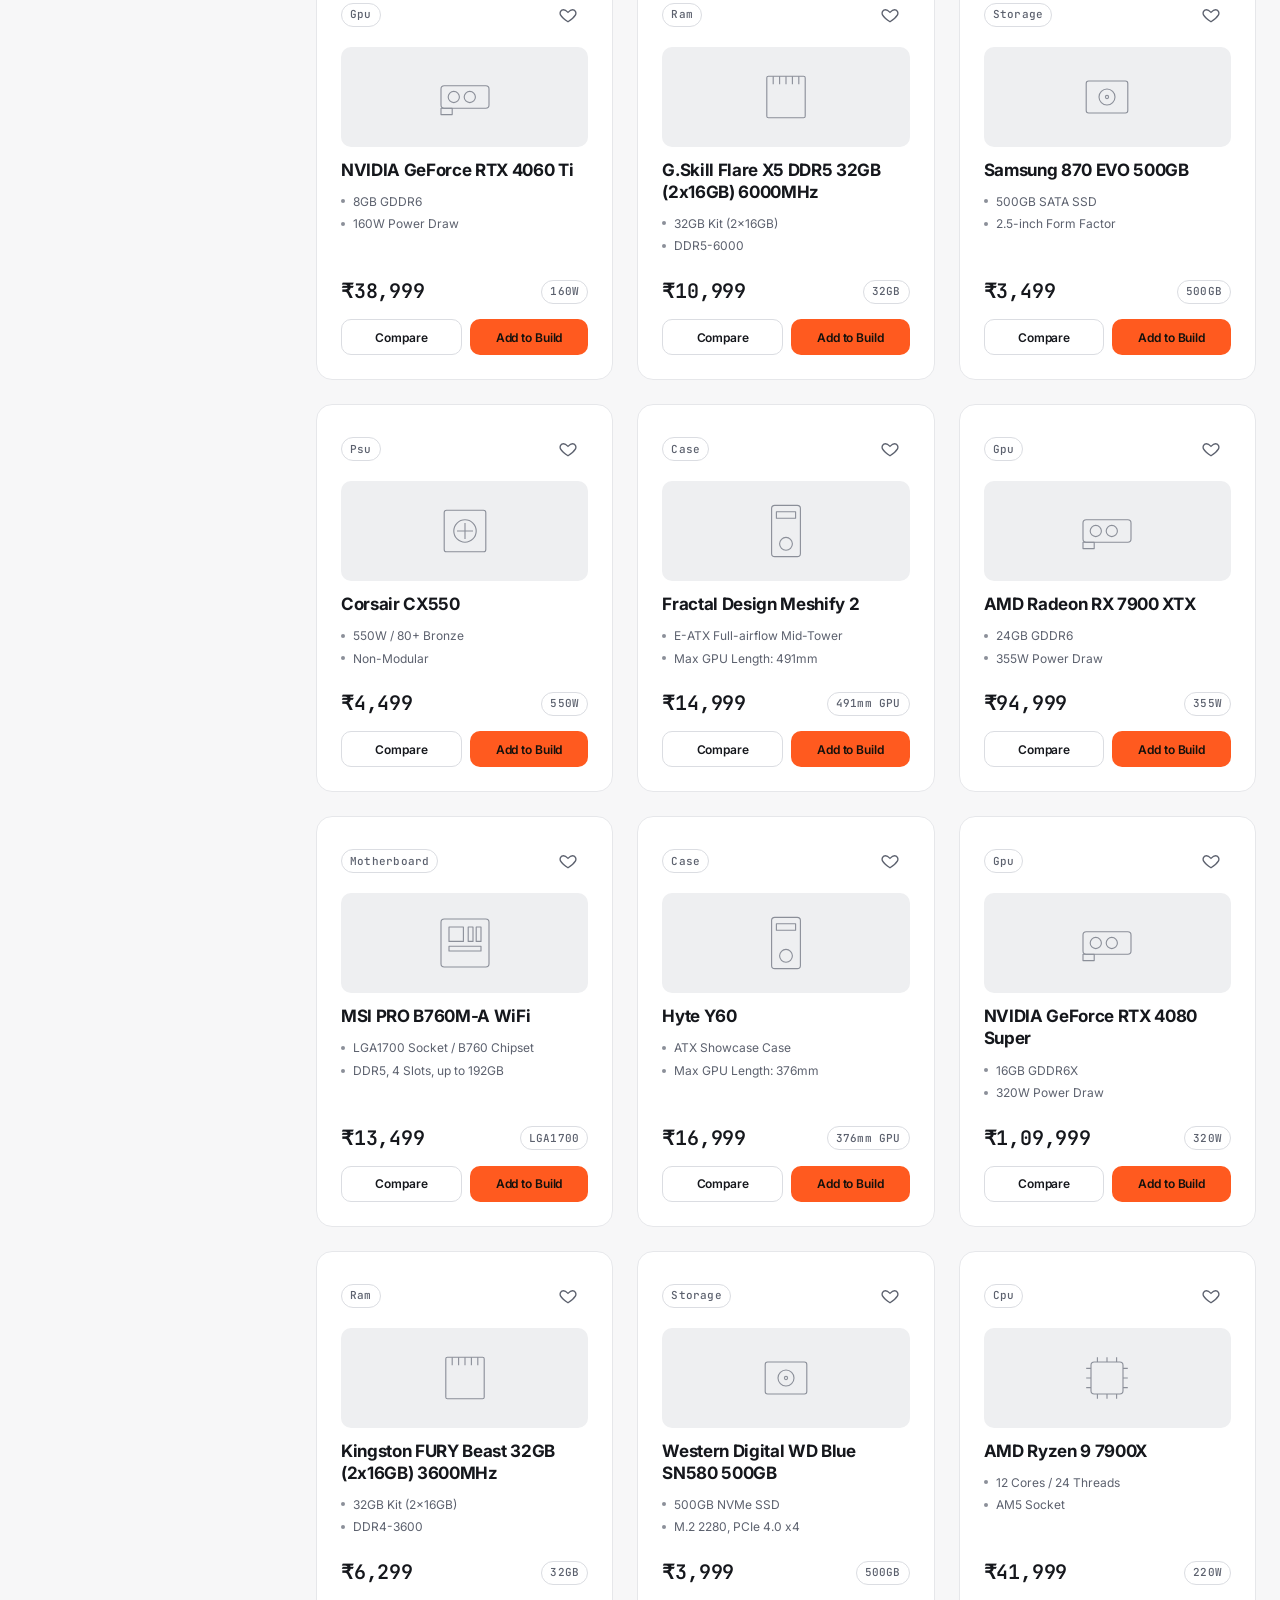
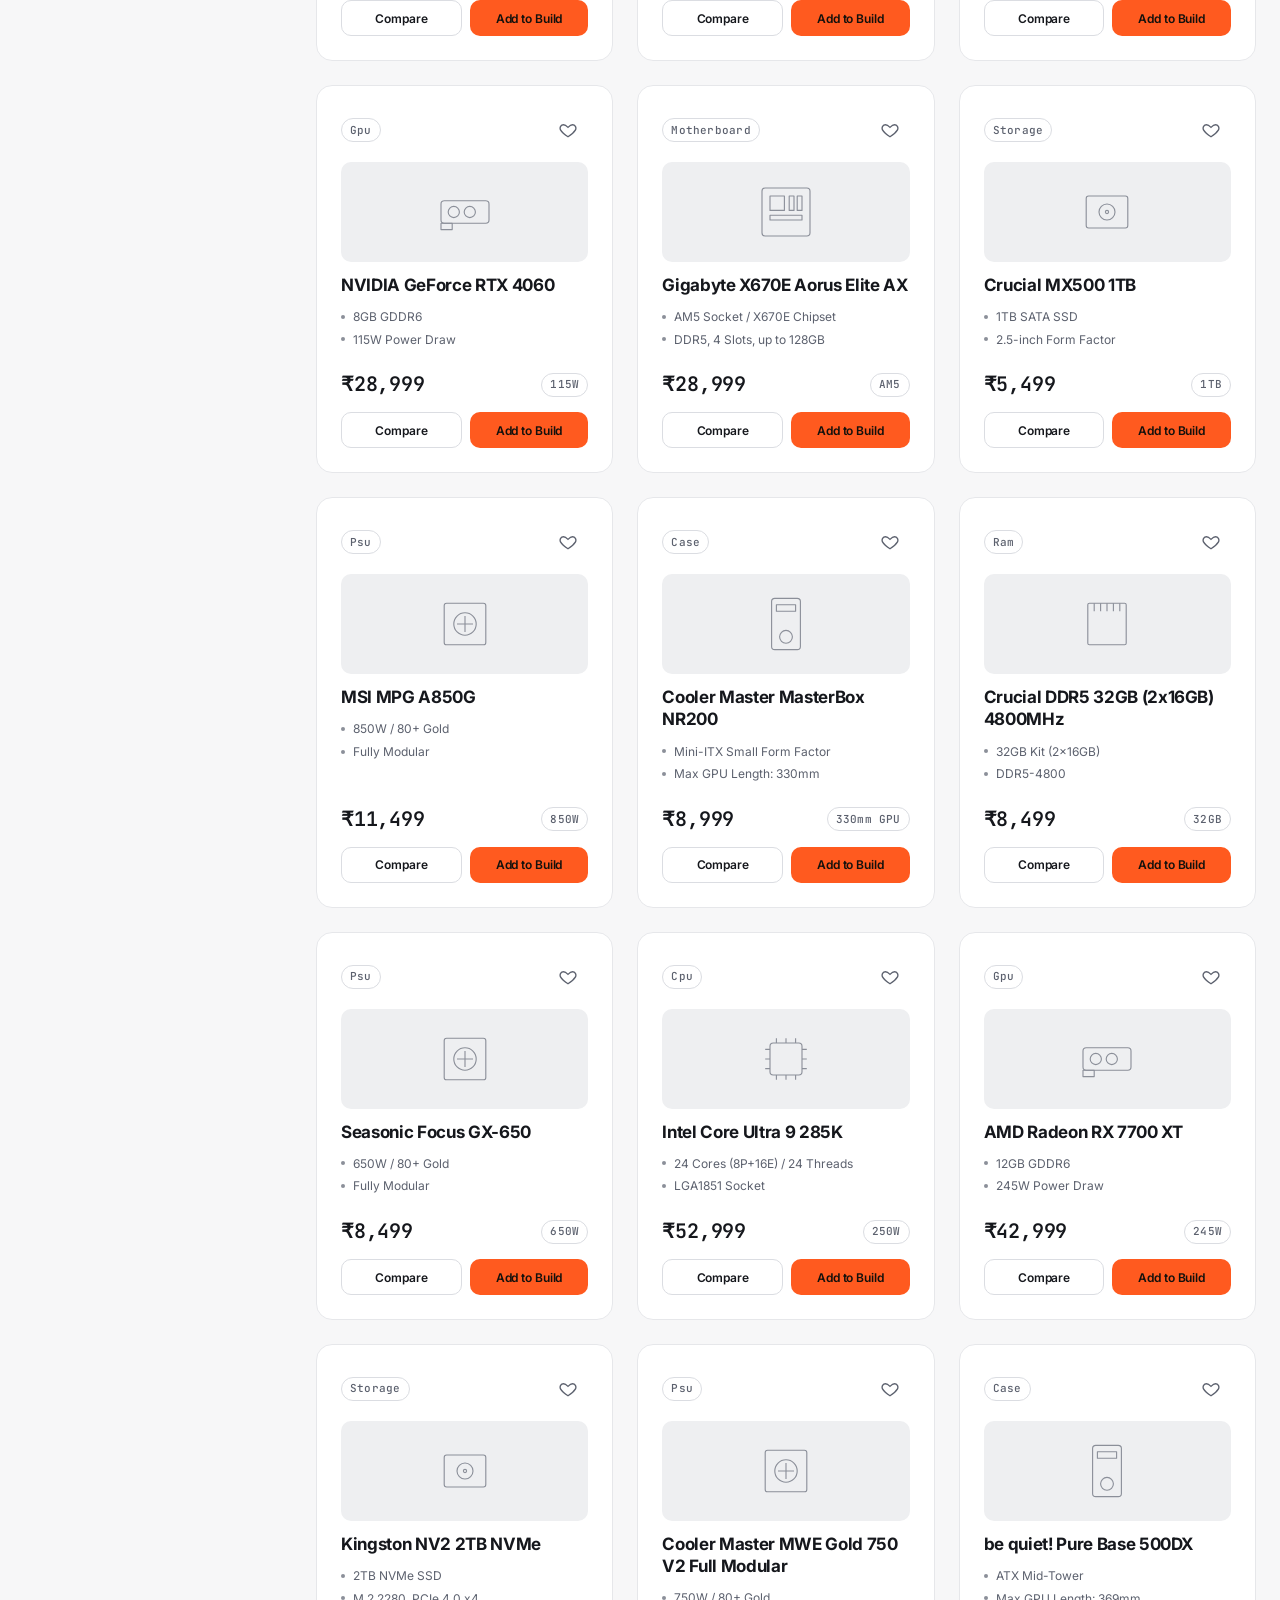
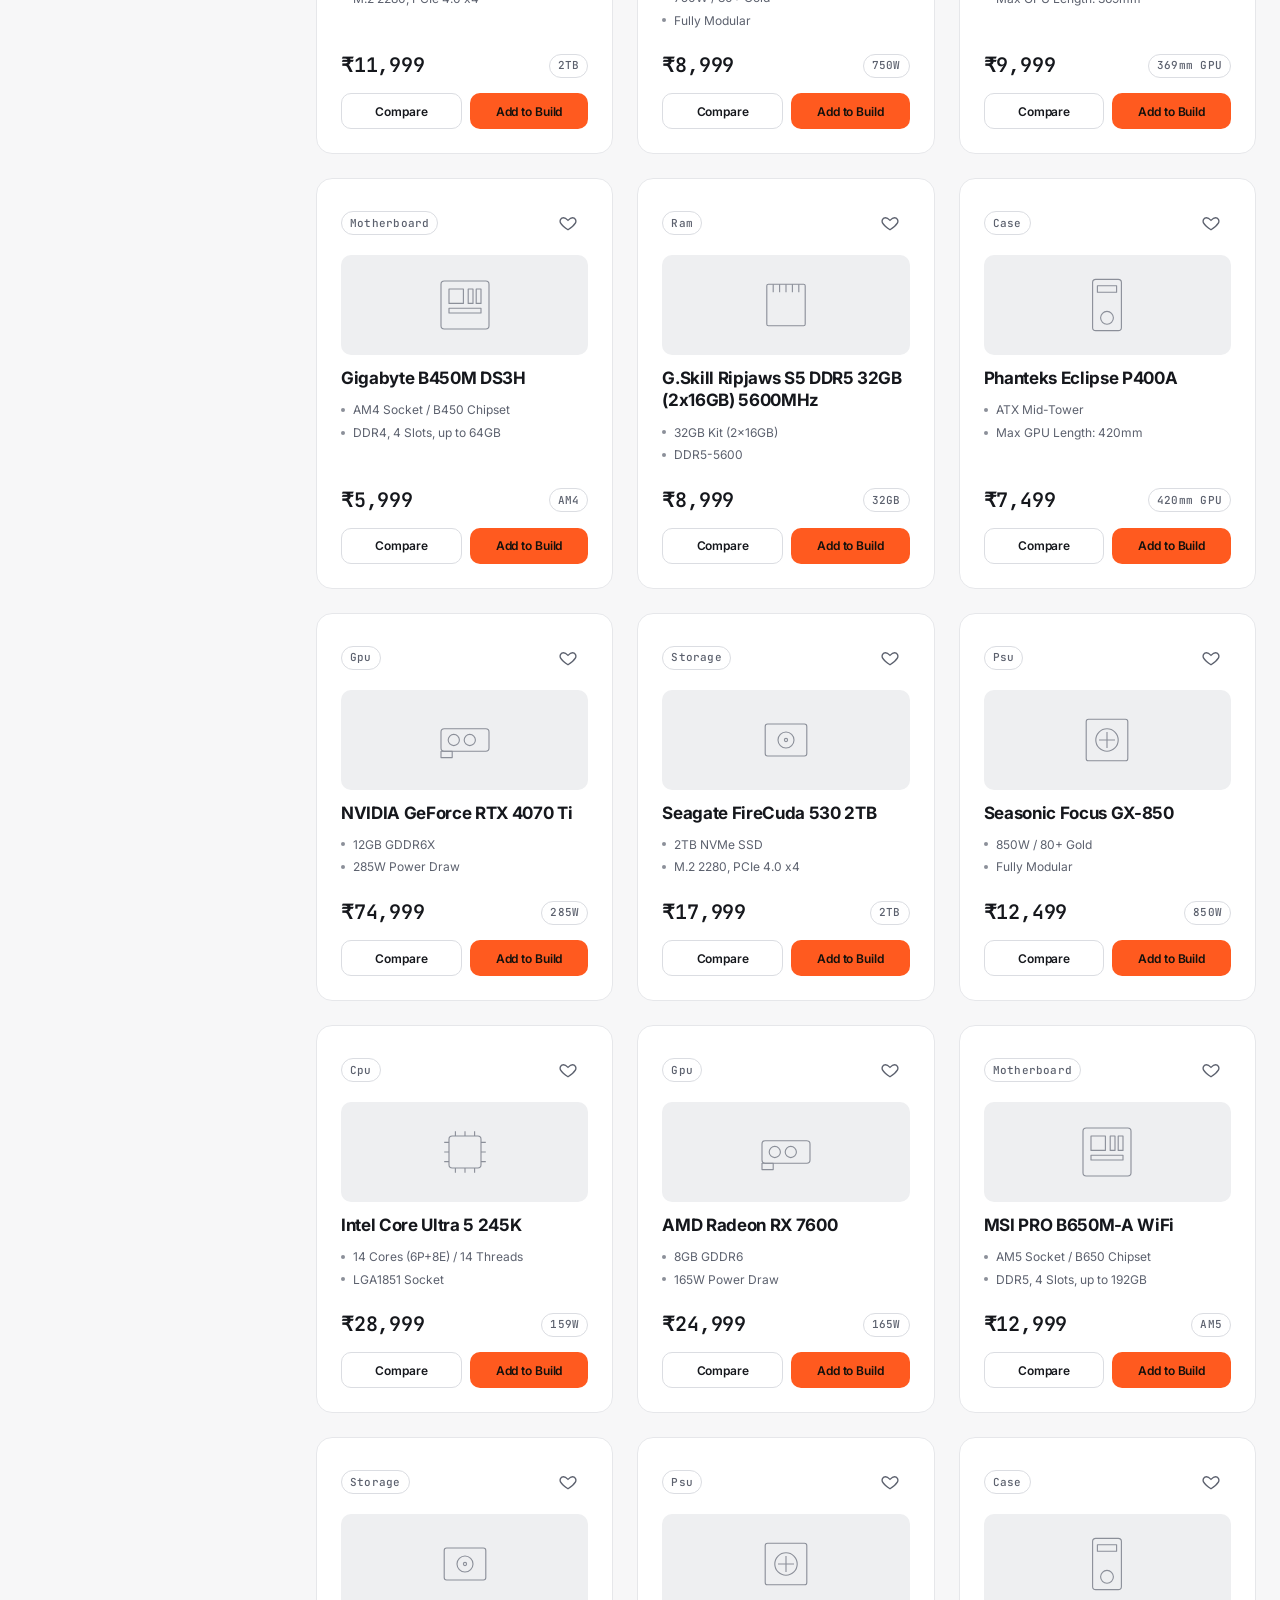
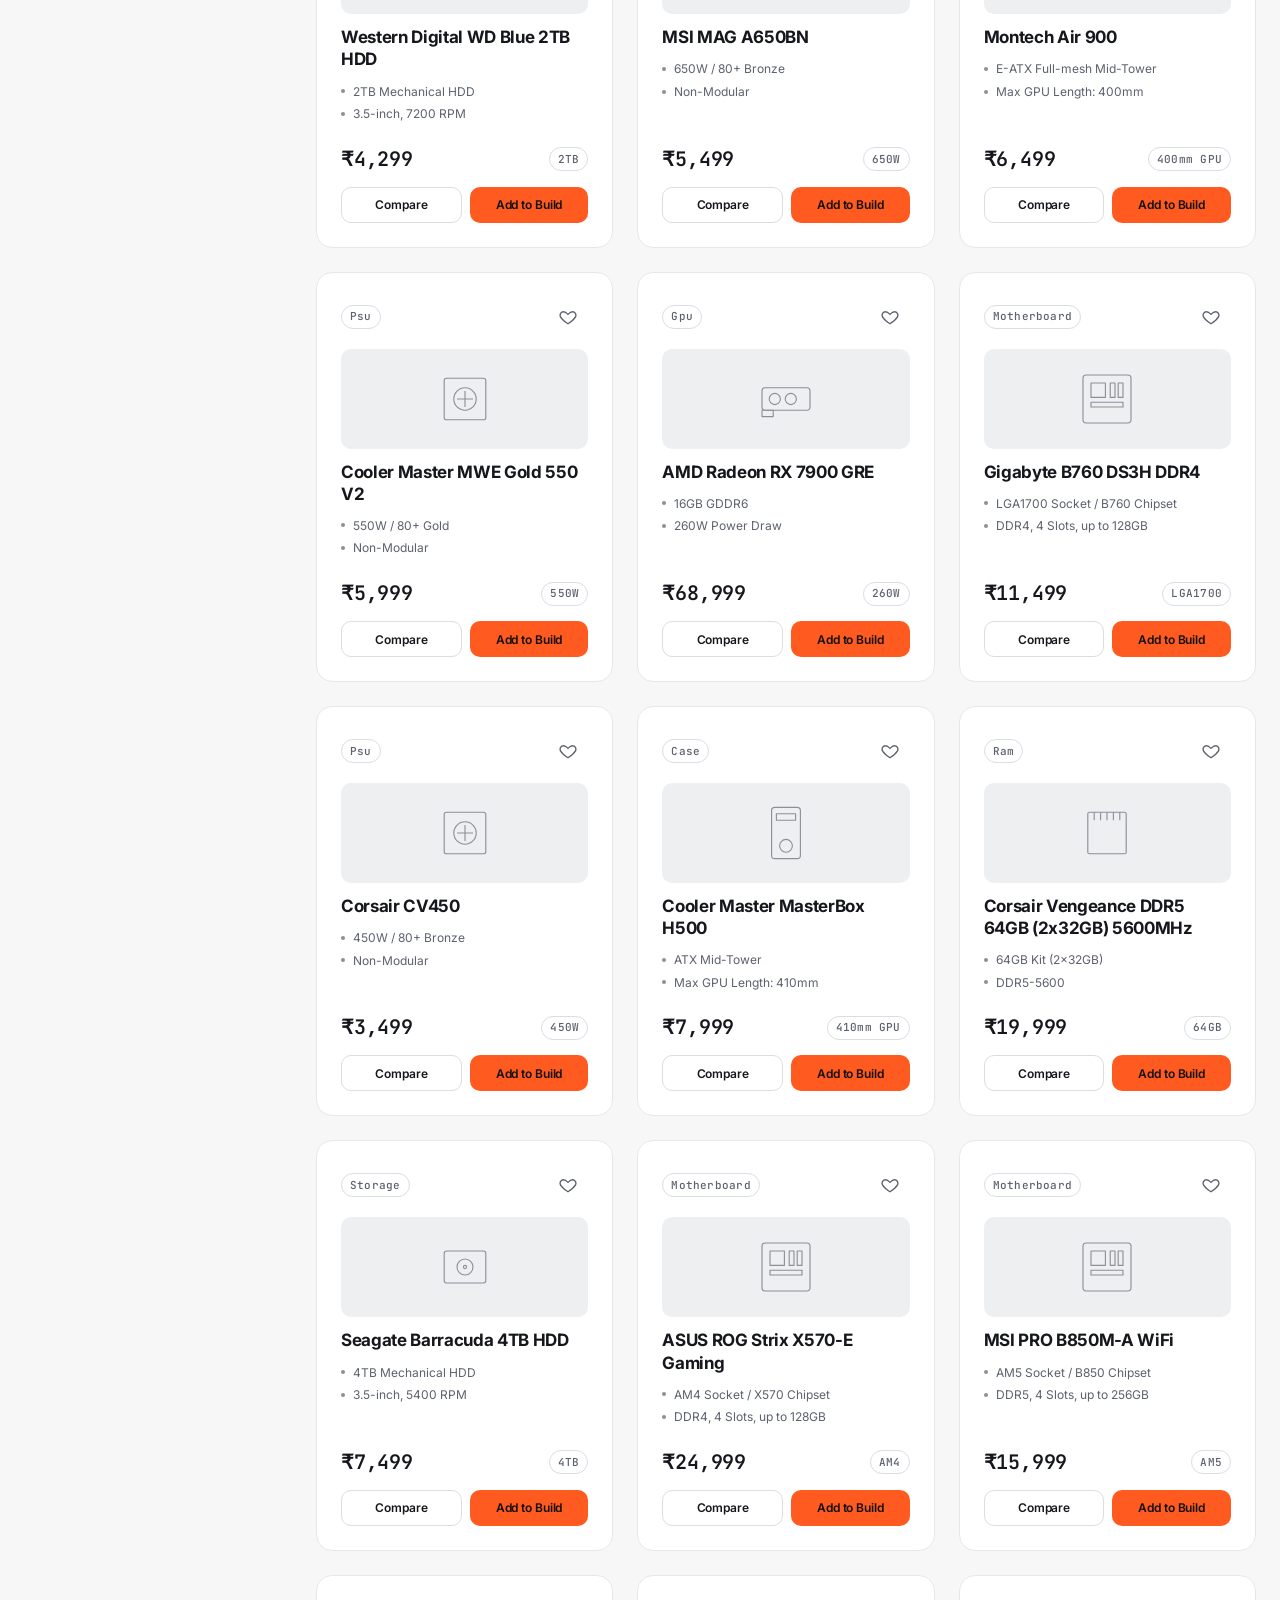
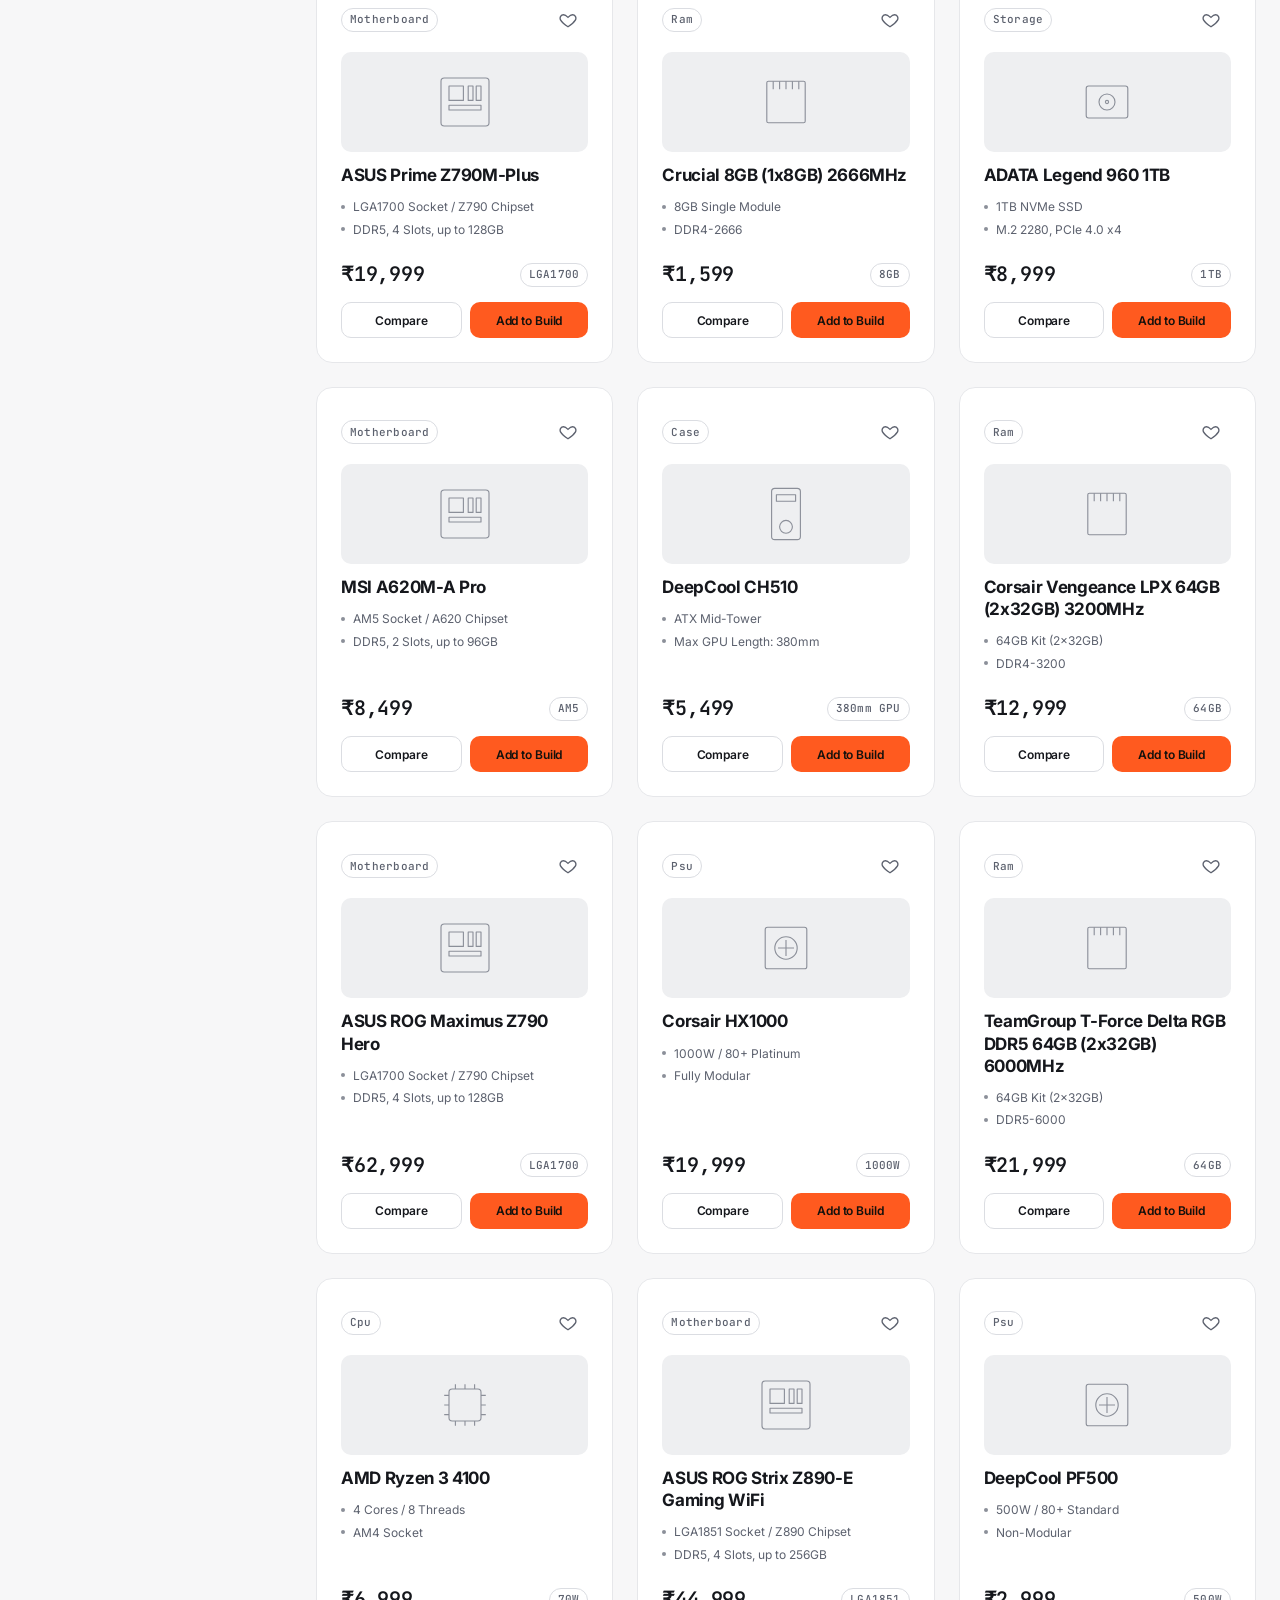
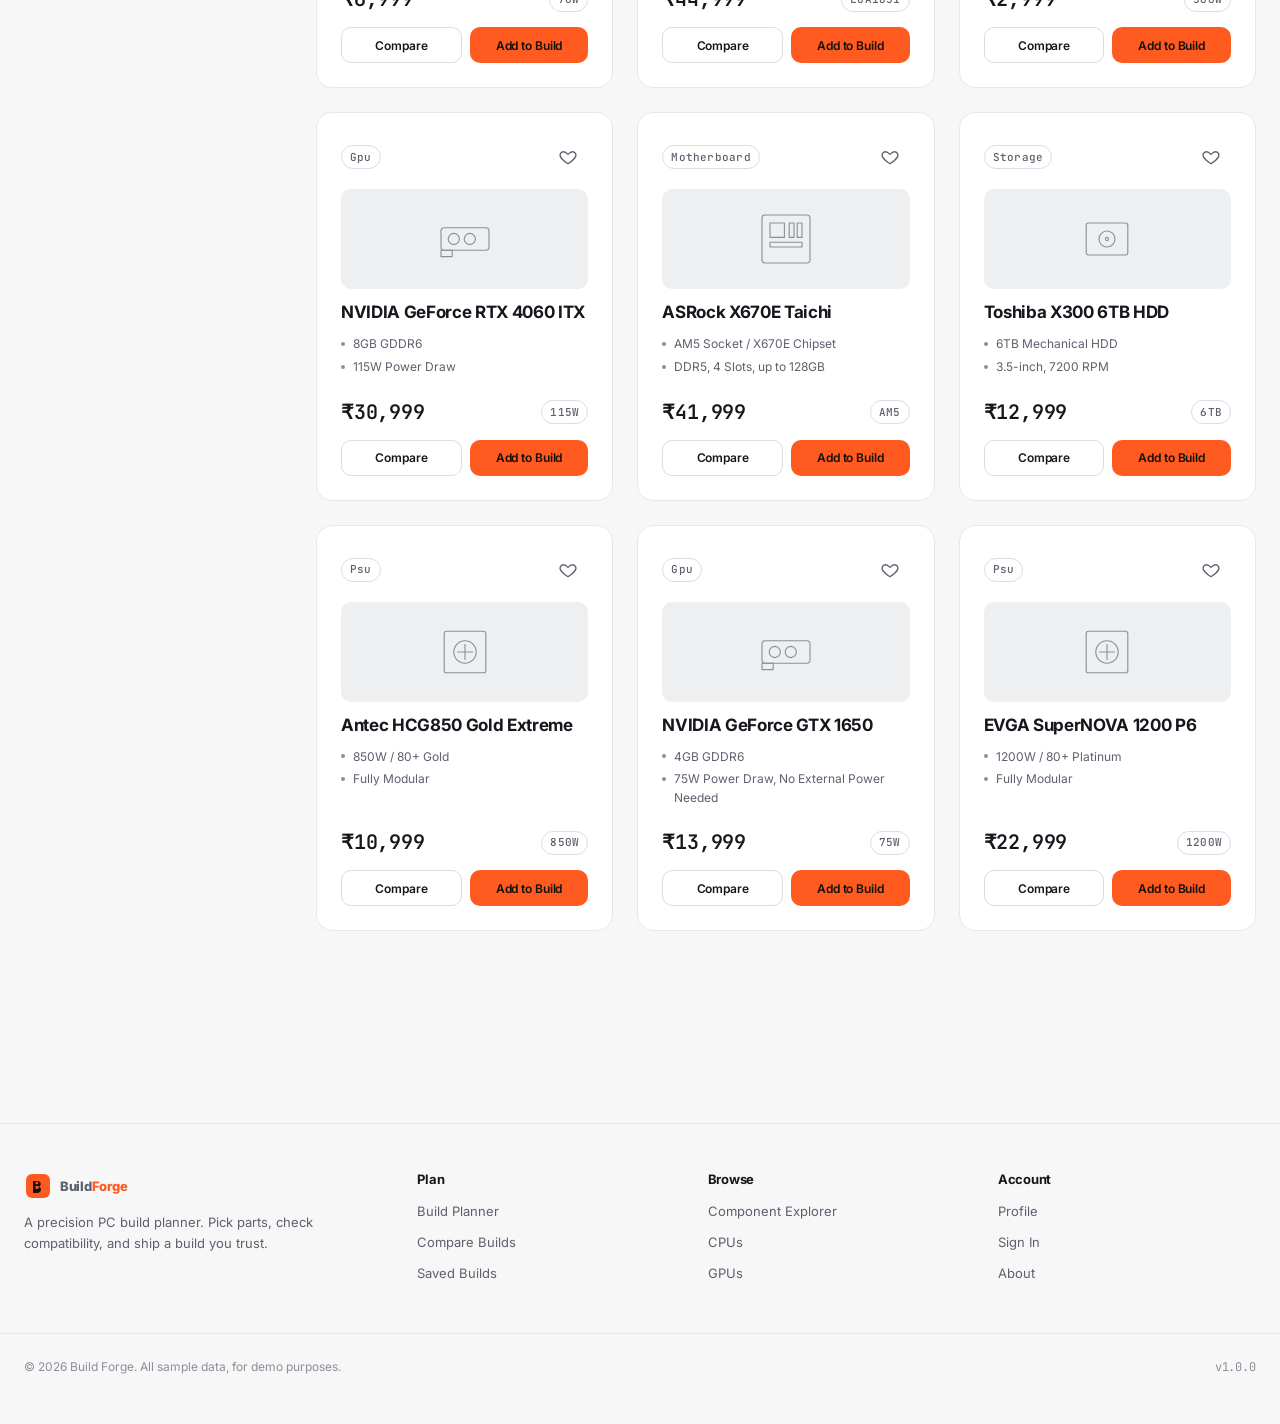
<file: components.html>
<!DOCTYPE html>
<html lang="en">
<head>
  <meta charset="UTF-8" />
  <meta name="viewport" content="width=device-width, initial-scale=1.0" />
  <title>Component Explorer — Build Forge</title>
  <meta name="description" content="Browse every CPU, GPU, motherboard, RAM kit, storage drive, PSU, and case in the Build Forge catalogue. Filter, sort, search, and favorite components." />

  <!-- Synchronous theme init to prevent light-theme flash -->
  <script>
    (function() {
      try {
        const stored = localStorage.getItem('buildforge_theme');
        const theme = (stored === 'dark' || stored === 'light')
          ? stored
          : (window.matchMedia('(prefers-color-scheme: light)').matches ? 'light' : 'dark');
        document.documentElement.setAttribute('data-theme', theme);
      } catch (_) {}
    })();
  </script>

  <link rel="stylesheet" href="css/base.css" />
  <link rel="stylesheet" href="css/layout.css" />
  <link rel="stylesheet" href="css/components.css" />
  <link rel="stylesheet" href="css/animations.css" />
  <link rel="stylesheet" href="css/themes.css" />
  <link rel="stylesheet" href="css/pages.css" />
</head>
<body>
  <div class="page">
    <header id="site-header" class="site-header"></header>

    <main class="page__main">

      <!-- ============ EXPLORER HEADER ============ -->
      <section class="explorer-header">
        <div class="container">
          <span class="eyebrow">Build Forge / Catalogue</span>
          <h1 class="section-title">Component Explorer</h1>
          <p class="section-subtitle">Browse the full catalogue across every category. Filter by brand and price, search instantly, and save favorites as you go.</p>

          <div class="explorer-tabs" role="tablist" aria-label="Component categories">
            <button class="explorer-tab is-active" data-category="all" role="tab" aria-selected="true">All</button>
            <button class="explorer-tab" data-category="cpu" role="tab" aria-selected="false">CPUs</button>
            <button class="explorer-tab" data-category="gpu" role="tab" aria-selected="false">GPUs</button>
            <button class="explorer-tab" data-category="motherboard" role="tab" aria-selected="false">Motherboards</button>
            <button class="explorer-tab" data-category="ram" role="tab" aria-selected="false">RAM</button>
            <button class="explorer-tab" data-category="storage" role="tab" aria-selected="false">Storage</button>
            <button class="explorer-tab" data-category="psu" role="tab" aria-selected="false">PSUs</button>
            <button class="explorer-tab" data-category="case" role="tab" aria-selected="false">Cases</button>
          </div>
        </div>
      </section>

      <!-- ============ EXPLORER BODY: FILTERS + GRID ============ -->
      <section class="container explorer-layout">

        <!-- ---------- Filter sidebar ---------- -->
        <aside class="explorer-filters card" aria-label="Filters">
          <div class="explorer-search-bar">
            <div class="input-group">
              <span class="icon">
                <svg width="16" height="16" viewBox="0 0 24 24" fill="none" stroke="currentColor" stroke-width="2"><circle cx="11" cy="11" r="7"/><path d="m21 21-4.3-4.3"/></svg>
              </span>
              <input
                type="text"
                id="explorer-search"
                class="input input--with-icon"
                placeholder="Search components..."
                autocomplete="off"
                aria-label="Search components"
              />
            </div>
            <ul class="autocomplete" id="explorer-autocomplete"></ul>
          </div>

          <div class="explorer-filter-group">
            <label for="filter-brand">Brand</label>
            <select id="filter-brand" class="select">
              <option value="all">All Brands</option>
            </select>
          </div>

          <div class="explorer-filter-group">
            <label for="filter-price">Max Price (₹)</label>
            <input type="number" id="filter-price" class="input" placeholder="e.g. 50000" min="0" step="500" />
          </div>

          <div class="explorer-filter-group">
            <label for="filter-sort">Sort By</label>
            <select id="filter-sort" class="select">
              <option value="popularity">Popularity</option>
              <option value="price-asc">Price: Low to High</option>
              <option value="price-desc">Price: High to Low</option>
              <option value="newest">Newest</option>
            </select>
          </div>

          <button class="btn btn--ghost btn--sm btn--block" id="explorer-clear-filters">Clear Filters</button>
        </aside>

        <!-- ---------- Results ---------- -->
        <div class="explorer-results">
          <div class="explorer-results-head">
            <span class="text-secondary text-mono" id="explorer-result-count">Loading…</span>
          </div>

          <div class="explorer-grid" id="explorer-grid"></div>
        </div>

      </section>

    </main>

    <footer id="site-footer" class="site-footer"></footer>
  </div>

  <script type="module" src="js/main.js"></script>
  <script type="module" src="js/components-explorer.js"></script>
</body>
</html>
</file>
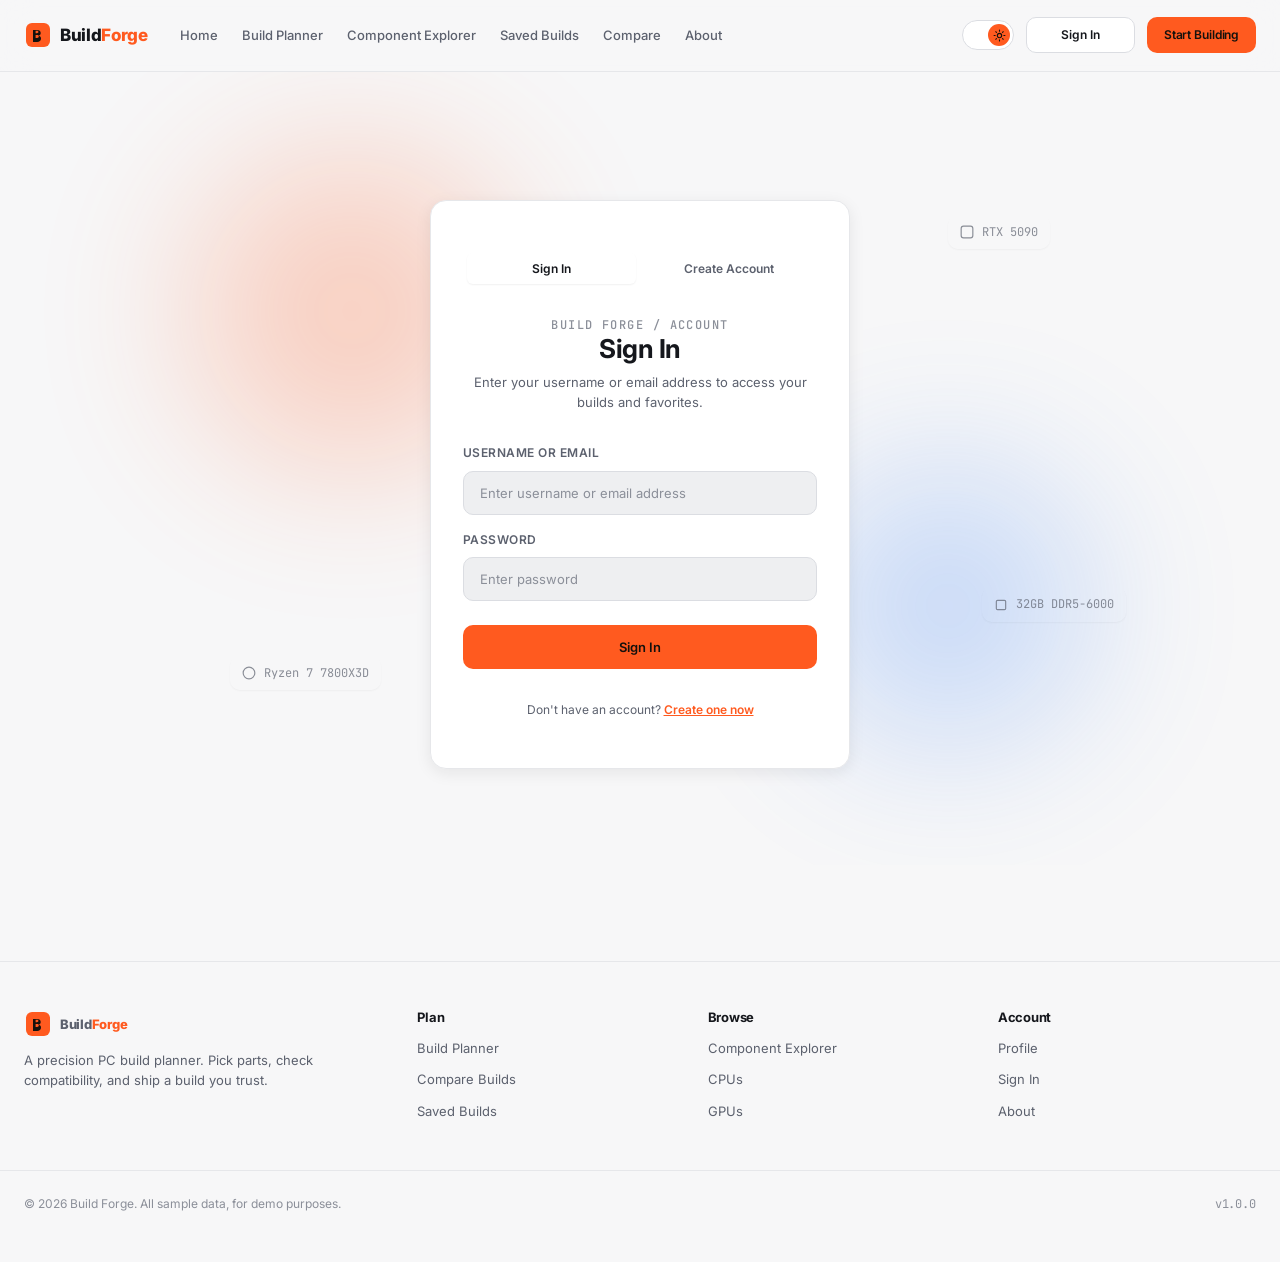
<file: login.html>
<!DOCTYPE html>
<html lang="en">
<head>
  <meta charset="UTF-8" />
  <meta name="viewport" content="width=device-width, initial-scale=1.0" />
  <title>Account — Build Forge</title>
  <meta name="description" content="Sign in or create an account with Build Forge to manage your custom PC configurations and sync saved builds." />

  <!-- Synchronous theme init to prevent light-theme flash -->
  <script>
    (function() {
      try {
        const stored = localStorage.getItem('buildforge_theme');
        const theme = (stored === 'dark' || stored === 'light')
          ? stored
          : (window.matchMedia('(prefers-color-scheme: light)').matches ? 'light' : 'dark');
        document.documentElement.setAttribute('data-theme', theme);
      } catch (_) {}
    })();
  </script>

  <link rel="stylesheet" href="css/base.css" />
  <link rel="stylesheet" href="css/layout.css" />
  <link rel="stylesheet" href="css/components.css" />
  <link rel="stylesheet" href="css/animations.css" />
  <link rel="stylesheet" href="css/themes.css" />
  <link rel="stylesheet" href="css/pages.css" />
</head>
<body>
  <div class="page">
    <header id="site-header" class="site-header"></header>

    <main class="page__main auth-wrapper">
      <!-- Ambient animated background elements -->
      <div class="auth-decor" aria-hidden="true">
        <div class="auth-decor__orb auth-decor__orb--1"></div>
        <div class="auth-decor__orb auth-decor__orb--2"></div>
        <div class="auth-decor__chip auth-decor__chip--1">
          <svg width="14" height="14" viewBox="0 0 24 24" fill="none" stroke="currentColor" stroke-width="2"><rect x="2" y="2" width="20" height="20" rx="4"/></svg>
          RTX 5090
        </div>
        <div class="auth-decor__chip auth-decor__chip--2">
          <svg width="14" height="14" viewBox="0 0 24 24" fill="none" stroke="currentColor" stroke-width="2"><circle cx="12" cy="12" r="10"/></svg>
          Ryzen 7 7800X3D
        </div>
        <div class="auth-decor__chip auth-decor__chip--3">
          <svg width="14" height="14" viewBox="0 0 24 24" fill="none" stroke="currentColor" stroke-width="2"><rect x="4" y="4" width="16" height="16" rx="2"/></svg>
          32GB DDR5-6000
        </div>
      </div>

      <section class="container auth-container" style="position: relative; z-index: 1;">
        <div class="auth-card">
          <!-- Auth mode toggle tabs -->
          <div class="auth-tabs" role="tablist">
            <button type="button" class="auth-tab is-active" id="tab-login" role="tab" aria-selected="true">Sign In</button>
            <button type="button" class="auth-tab" id="tab-signup" role="tab" aria-selected="false">Create Account</button>
          </div>

          <div id="auth-header-login" class="auth-card__header">
            <span class="eyebrow">Build Forge / Account</span>
            <h1 class="auth-card__title">Sign In</h1>
            <p class="auth-card__subtitle">Enter your username or email address to access your builds and favorites.</p>
          </div>

          <div id="auth-header-signup" class="auth-card__header" style="display: none;">
            <span class="eyebrow">Build Forge / Account</span>
            <h1 class="auth-card__title">Create Account</h1>
            <p class="auth-card__subtitle">Join Build Forge to design, save, and persist your custom PC configurations.</p>
          </div>

          <div id="auth-error" class="auth-error" style="display: none; margin-bottom: var(--sp-4);" role="alert"></div>
          <div id="auth-success" class="auth-success" style="display: none; margin-bottom: var(--sp-4);" role="status"></div>

          <!-- Login Form -->
          <form id="login-form" class="auth-form" novalidate>
            <div class="auth-form__group">
              <label for="login-identifier" class="auth-form__label">Username or Email</label>
              <input
                type="text"
                id="login-identifier"
                name="identifier"
                class="input"
                required
                placeholder="Enter username or email address"
                autocomplete="username"
              />
            </div>

            <div class="auth-form__group">
              <label for="login-password" class="auth-form__label">Password</label>
              <input
                type="password"
                id="login-password"
                name="password"
                class="input"
                required
                placeholder="Enter password"
                autocomplete="current-password"
              />
            </div>

            <button type="submit" id="btn-login" class="btn btn--primary btn--block" style="margin-top: var(--sp-2);">
              Sign In
            </button>

            <div class="auth-footer-prompt">
              Don't have an account? <a id="link-to-signup">Create one now</a>
            </div>
          </form>

          <!-- Signup Form -->
          <form id="signup-form" class="auth-form" style="display: none;" novalidate>
            <div class="auth-form__group">
              <label for="signup-username" class="auth-form__label">Username</label>
              <input
                type="text"
                id="signup-username"
                name="username"
                class="input"
                required
                placeholder="Choose a username"
                autocomplete="username"
              />
            </div>

            <div class="auth-form__group">
              <label for="signup-email" class="auth-form__label">Email Address</label>
              <input
                type="email"
                id="signup-email"
                name="email"
                class="input"
                required
                placeholder="name@example.com"
                autocomplete="email"
              />
            </div>

            <div class="auth-form__group">
              <label for="signup-password" class="auth-form__label">Password</label>
              <input
                type="password"
                id="signup-password"
                name="password"
                class="input"
                required
                placeholder="Create a secure password"
                autocomplete="new-password"
              />
            </div>

            <div class="auth-form__group">
              <label for="signup-confirm-password" class="auth-form__label">Confirm Password</label>
              <input
                type="password"
                id="signup-confirm-password"
                name="confirmPassword"
                class="input"
                required
                placeholder="Re-enter your password"
                autocomplete="new-password"
              />
            </div>

            <button type="submit" id="btn-signup" class="btn btn--primary btn--block" style="margin-top: var(--sp-2);">
              Create Account
            </button>

            <div class="auth-footer-prompt">
              Already have an account? <a id="link-to-login">Sign in</a>
            </div>
          </form>
        </div>
      </section>
    </main>

    <footer id="site-footer" class="site-footer"></footer>
  </div>

  <script type="module" src="js/main.js"></script>
  <script type="module" src="js/login.js"></script>
</body>
</html>
</file>
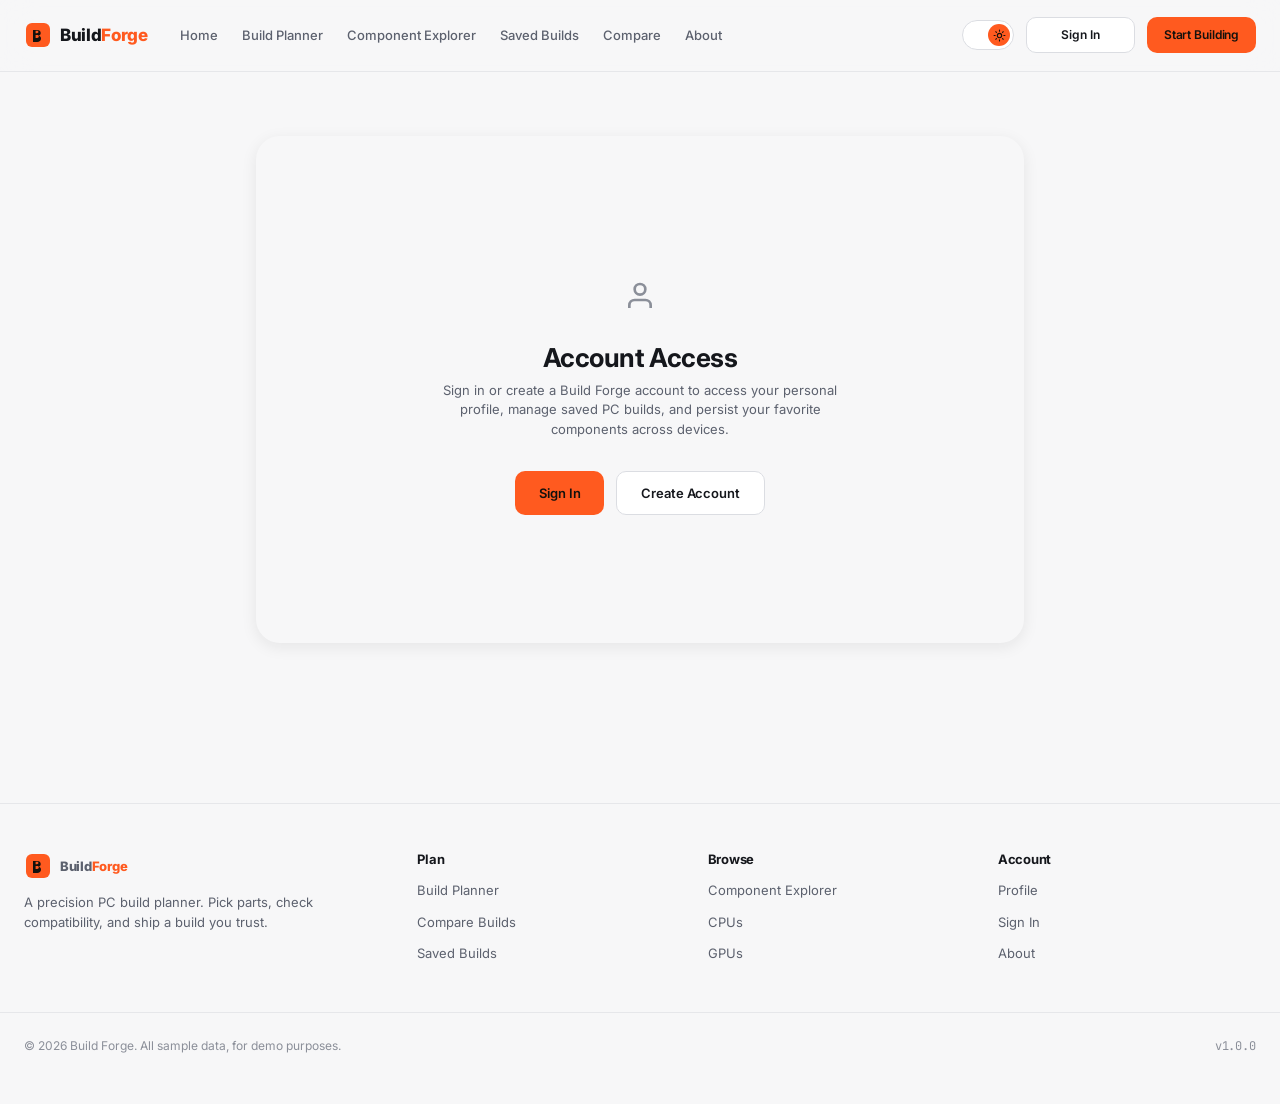
<file: profile.html>
<!DOCTYPE html>
<html lang="en">
<head>
  <meta charset="UTF-8" />
  <meta name="viewport" content="width=device-width, initial-scale=1.0" />
  <title>User Profile — Build Forge</title>
  <meta name="description" content="View and manage your Build Forge profile, account details, saved PC configurations, and favorited components." />

  <!-- Synchronous theme init to prevent light-theme flash -->
  <script>
    (function() {
      try {
        const stored = localStorage.getItem('buildforge_theme');
        const theme = (stored === 'dark' || stored === 'light')
          ? stored
          : (window.matchMedia('(prefers-color-scheme: light)').matches ? 'light' : 'dark');
        document.documentElement.setAttribute('data-theme', theme);
      } catch (_) {}
    })();
  </script>

  <link rel="stylesheet" href="css/base.css" />
  <link rel="stylesheet" href="css/layout.css" />
  <link rel="stylesheet" href="css/components.css" />
  <link rel="stylesheet" href="css/animations.css" />
  <link rel="stylesheet" href="css/themes.css" />
  <link rel="stylesheet" href="css/pages.css" />
</head>
<body>
  <div class="page">
    <header id="site-header" class="site-header"></header>

    <main class="page__main">
      <div class="profile-container" id="profile-root">
        <!-- Rendered dynamically by js/profile.js -->
        <div class="profile-card skeleton" style="height: 380px;"></div>
      </div>
    </main>

    <footer id="site-footer" class="site-footer"></footer>
  </div>

  <script type="module" src="js/main.js"></script>
  <script type="module" src="js/profile.js"></script>
</body>
</html>
</file>
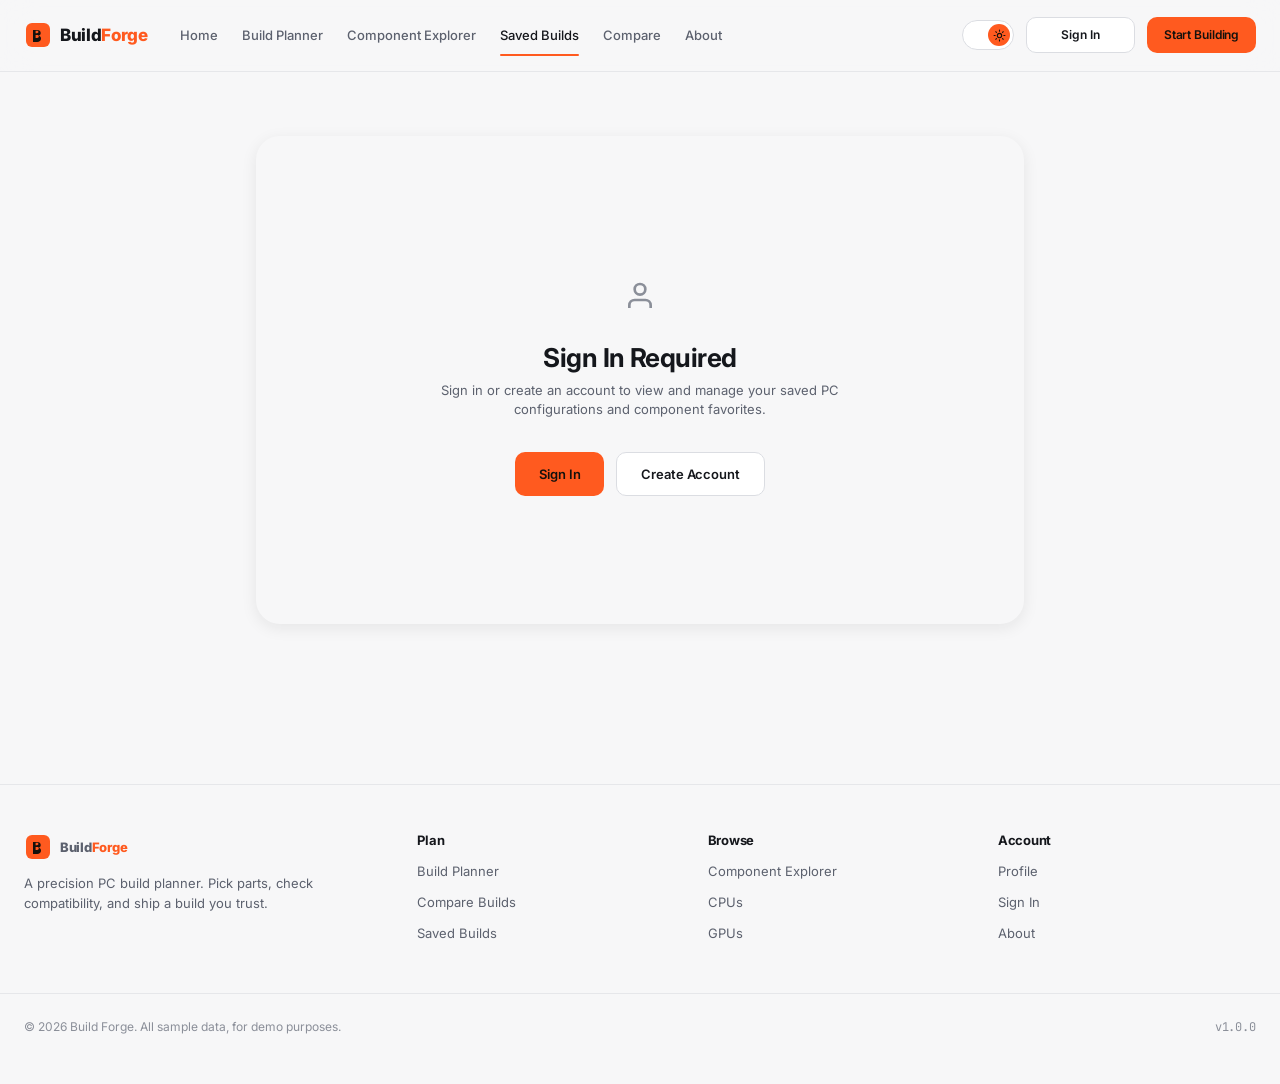
<file: saved.html>
<!DOCTYPE html>
<html lang="en">
<head>
  <meta charset="UTF-8" />
  <meta name="viewport" content="width=device-width, initial-scale=1.0" />
  <title>Saved Builds & Favorites — Build Forge</title>
  <meta name="description" content="View and manage your saved PC configurations and favorite components on Build Forge." />

  <!-- Synchronous theme init to prevent light-theme flash -->
  <script>
    (function() {
      try {
        const stored = localStorage.getItem('buildforge_theme');
        const theme = (stored === 'dark' || stored === 'light')
          ? stored
          : (window.matchMedia('(prefers-color-scheme: light)').matches ? 'light' : 'dark');
        document.documentElement.setAttribute('data-theme', theme);
      } catch (_) {}
    })();
  </script>

  <link rel="stylesheet" href="css/base.css" />
  <link rel="stylesheet" href="css/layout.css" />
  <link rel="stylesheet" href="css/components.css" />
  <link rel="stylesheet" href="css/animations.css" />
  <link rel="stylesheet" href="css/themes.css" />
  <link rel="stylesheet" href="css/pages.css" />
</head>
<body>
  <div class="page">
    <header id="site-header" class="site-header"></header>

    <main class="page__main" id="saved-root">
      <!-- Dynamically rendered by favorites.js based on authentication state -->
      <div class="container saved-container" style="padding-top: var(--sp-8);">
        <div class="card skeleton" style="height: 300px; border-radius: var(--radius-xl);"></div>
      </div>
    </main>

    <footer id="site-footer" class="site-footer"></footer>
  </div>

  <script type="module" src="js/main.js"></script>
  <script type="module" src="js/favorites.js"></script>
</body>
</html>
</file>
<file: css/base.css>
/* ============================================================
   BUILD FORGE — base.css
   Design tokens, resets, and foundational typography.
   This file defines the visual language of the entire app.
   Every other CSS file consumes these custom properties —
   never hardcode a color or spacing value outside this file.
   ============================================================ */

@import url('https://fonts.googleapis.com/css2?family=Inter:wght@400;500;600;700;800&family=JetBrains+Mono:wght@400;500;600&display=swap');

:root {
  /* ---------- Color: surfaces ---------- */
  --bg-base: #0A0B0D;        /* page background */
  --bg-surface: #13151A;     /* card / panel background */
  --bg-elevated: #1C1F26;    /* hovered / raised surface */
  --bg-inset: #0E0F13;       /* recessed wells, inputs */
  --border-subtle: #232630;
  --border-default: #2E323D;
  --border-strong: #3D424F;

  /* ---------- Color: text ---------- */
  --text-primary: #EDEEF0;
  --text-secondary: #9499A6;
  --text-tertiary: #5C616E;
  --text-on-accent: #14110D;

  /* ---------- Color: accent (the "forge ember") ---------- */
  --accent: #FF5A1F;
  --accent-hover: #FF7440;
  --accent-dim: #4A2A18;      /* low-opacity accent surface */
  --accent-glow: rgba(255, 90, 31, 0.18);

  /* ---------- Color: semantic (compatibility engine) ---------- */
  --status-good: #3DD68C;
  --status-good-dim: #16332A;
  --status-warn: #E8B339;
  --status-warn-dim: #3A2F14;
  --status-error: #E8544A;
  --status-error-dim: #3A1C1A;

  /* ---------- Typography ---------- */
  --font-display: 'Inter', -apple-system, BlinkMacSystemFont, sans-serif;
  --font-body: 'Inter', -apple-system, BlinkMacSystemFont, sans-serif;
  --font-mono: 'JetBrains Mono', 'SF Mono', Consolas, monospace;

  --fs-2xs: 0.6875rem;   /* 11px */
  --fs-xs: 0.75rem;      /* 12px */
  --fs-sm: 0.8125rem;    /* 13px */
  --fs-base: 0.9375rem;  /* 15px */
  --fs-md: 1.0625rem;    /* 17px */
  --fs-lg: 1.25rem;      /* 20px */
  --fs-xl: 1.625rem;     /* 26px */
  --fs-2xl: 2.25rem;     /* 36px */
  --fs-3xl: 3.25rem;     /* 52px */
  --fs-4xl: 4.5rem;      /* 72px */

  /* ---------- Spacing scale (4px base) ---------- */
  --sp-1: 0.25rem;
  --sp-2: 0.5rem;
  --sp-3: 0.75rem;
  --sp-4: 1rem;
  --sp-5: 1.5rem;
  --sp-6: 2rem;
  --sp-7: 3rem;
  --sp-8: 4rem;
  --sp-9: 6rem;
  --sp-10: 8rem;

  /* ---------- Radius ---------- */
  --radius-sm: 6px;
  --radius-md: 10px;
  --radius-lg: 16px;
  --radius-xl: 24px;
  --radius-full: 999px;

  /* ---------- Shadow / elevation ---------- */
  --shadow-sm: 0 1px 2px rgba(0, 0, 0, 0.4);
  --shadow-md: 0 4px 16px rgba(0, 0, 0, 0.45);
  --shadow-lg: 0 12px 40px rgba(0, 0, 0, 0.55);
  --shadow-glow-accent: 0 0 0 1px rgba(255, 90, 31, 0.4), 0 8px 24px rgba(255, 90, 31, 0.15);

  /* ---------- Motion ---------- */
  --ease-out: cubic-bezier(0.16, 1, 0.3, 1);
  --ease-in-out: cubic-bezier(0.65, 0, 0.35, 1);
  --dur-fast: 120ms;
  --dur-base: 220ms;
  --dur-slow: 420ms;

  /* ---------- Layout ---------- */
  --max-width: 1320px;
  --header-height: 72px;
}

/* ---------- Light theme override (applied via [data-theme="light"] on <html>) ---------- */
[data-theme='light'] {
  --bg-base: #F7F7F8;
  --bg-surface: #FFFFFF;
  --bg-elevated: #FFFFFF;
  --bg-inset: #EEEFF1;
  --border-subtle: #E6E7EA;
  --border-default: #DBDDE2;
  --border-strong: #C5C8D0;

  --text-primary: #15171C;
  --text-secondary: #5C616E;
  --text-tertiary: #8B8F99;
  --text-on-accent: #14110D;

  --accent-dim: #FFE4D6;
  --accent-glow: rgba(255, 90, 31, 0.12);

  --status-good-dim: #DEF6EA;
  --status-warn-dim: #FCEFD2;
  --status-error-dim: #FBE1DE;

  --shadow-sm: 0 1px 2px rgba(20, 20, 25, 0.06);
  --shadow-md: 0 4px 16px rgba(20, 20, 25, 0.08);
  --shadow-lg: 0 12px 40px rgba(20, 20, 25, 0.12);
}

/* ============================================================
   RESET
   ============================================================ */

*,
*::before,
*::after {
  box-sizing: border-box;
  margin: 0;
  padding: 0;
}

html {
  -webkit-text-size-adjust: 100%;
  scroll-behavior: smooth;
}

body {
  background: var(--bg-base);
  color: var(--text-primary);
  font-family: var(--font-body);
  font-size: var(--fs-base);
  line-height: 1.55;
  -webkit-font-smoothing: antialiased;
  -moz-osx-font-smoothing: grayscale;
  min-height: 100vh;
  transition: background-color var(--dur-base) var(--ease-out),
              color var(--dur-base) var(--ease-out);
}

img,
svg {
  display: block;
  max-width: 100%;
}

a {
  color: inherit;
  text-decoration: none;
}

button {
  font-family: inherit;
  cursor: pointer;
  background: none;
  border: none;
  color: inherit;
}

input,
select,
textarea {
  font-family: inherit;
  font-size: inherit;
  color: inherit;
  background: none;
  border: none;
  outline: none;
}

ul,
ol {
  list-style: none;
}

table {
  border-collapse: collapse;
  width: 100%;
}

/* Respect reduced-motion preference across the whole app */
@media (prefers-reduced-motion: reduce) {
  *,
  *::before,
  *::after {
    animation-duration: 0.001ms !important;
    animation-iteration-count: 1 !important;
    transition-duration: 0.001ms !important;
    scroll-behavior: auto !important;
  }
}

/* ============================================================
   TYPOGRAPHY UTILITIES
   ============================================================ */

h1, h2, h3, h4 {
  font-family: var(--font-display);
  font-weight: 700;
  letter-spacing: -0.02em;
  line-height: 1.1;
}

.text-mono {
  font-family: var(--font-mono);
  letter-spacing: -0.01em;
}

.text-secondary { color: var(--text-secondary); }
.text-tertiary { color: var(--text-tertiary); }
.text-accent { color: var(--accent); }

.eyebrow {
  font-family: var(--font-mono);
  font-size: var(--fs-xs);
  font-weight: 500;
  letter-spacing: 0.12em;
  text-transform: uppercase;
  color: var(--text-tertiary);
}

/* ============================================================
   FOCUS — visible keyboard focus state, accessible by default
   ============================================================ */

:focus-visible {
  outline: 2px solid var(--accent);
  outline-offset: 2px;
  border-radius: var(--radius-sm);
}

/* ============================================================
   SCROLLBAR — subtle, premium, not the browser default
   ============================================================ */

::-webkit-scrollbar {
  width: 10px;
  height: 10px;
}

::-webkit-scrollbar-track {
  background: transparent;
}

::-webkit-scrollbar-thumb {
  background: var(--border-strong);
  border-radius: var(--radius-full);
  border: 2px solid var(--bg-base);
}

::-webkit-scrollbar-thumb:hover {
  background: var(--text-tertiary);
}
</file>
<file: css/layout.css>
/* ============================================================
   BUILD FORGE — layout.css
   Structural layout: containers, header, footer, grid scaffolds.
   Uses CSS Grid + Flexbox only, per project requirements.
   ============================================================ */

.container {
  width: 100%;
  max-width: var(--max-width);
  margin-inline: auto;
  padding-inline: var(--sp-5);
}

@media (max-width: 640px) {
  .container {
    padding-inline: var(--sp-4);
  }
}

/* ---------- Site header ---------- */

.site-header {
  position: sticky;
  top: 0;
  z-index: 100;
  height: var(--header-height);
  display: flex;
  min-width: 360px;
  align-items: center;
  background: color-mix(in srgb, var(--bg-base) 80%, transparent);
  backdrop-filter: blur(16px) saturate(140%);
  -webkit-backdrop-filter: blur(16px) saturate(140%);
  border-bottom: 1px solid var(--border-subtle);
}

.site-header__inner {
  display: flex;
  align-items: center;
  justify-content: space-between;
  width: 100%;
  max-width: var(--max-width);
  margin-inline: auto;
  padding-inline: var(--sp-5);
  gap : var(--sp-4);
}

.site-header__nav {
  display: flex;
  align-items: center;
  gap: var(--sp-6);
}

.site-header__links {
  display: flex;
  align-items: center;
  gap: var(--sp-5);
}

.site-header__actions {
  display: flex;
  align-items: center;
  gap: var(--sp-3);
}

.site-header__menu-toggle,
.site-header__menu-toggle.icon-btn {
  display: none;
}

@media (max-width: 860px) {
  .site-header__links {
    display: none;
  }

  .site-header__menu-toggle,
  .site-header__menu-toggle.icon-btn {
    display: inline-flex;
  }

  .site-header__actions .theme-toggle {
    display: none;
  }
  #header-signin-btn {
    display: none;
  }
}

/* ---------- Logo ---------- */

.brand {
  display: flex;
  align-items: center;
  gap: var(--sp-2);
  font-family: var(--font-display);
  font-weight: 800;
  font-size: var(--fs-md);
  letter-spacing: -0.02em;
  color: var(--text-primary);
}

.brand__mark {
  width: 28px;
  height: 28px;
  flex-shrink: 0;
}

.brand__name-secondary {
  color: var(--accent);
}

/* ---------- Page scaffold ---------- */

.page {
  min-height: 100vh;
  display: flex;
  flex-direction: column;
  min-width: 360px;
}

.page__main {
  flex: 1;
}

.section {
  padding-block: var(--sp-9);
}

@media (max-width: 640px) {
  .section {
    padding-block: var(--sp-7);
  }
}

.section__head {
  display: flex;
  align-items: flex-end;
  justify-content: space-between;
  gap: var(--sp-5);
  margin-bottom: var(--sp-6);
}

@media (max-width: 640px) {
  .section__head {
    flex-direction: column;
    align-items: flex-start;
    gap: var(--sp-3);
  }
}

/* ---------- Builder page: two-column split layout ---------- */

.builder-layout {
  display: grid;
  grid-template-columns: 1fr 380px;
  gap: var(--sp-5);
  align-items: start;
}

@media (max-width: 1080px) {
  .builder-layout {
    grid-template-columns: 1fr;
    /* min-width: 360px; */
  }
}

.builder-layout__summary {
  position: sticky;
  top: calc(var(--header-height) + var(--sp-5));
}

@media (max-width: 1080px) {
  .builder-layout__summary {
    position: static;
  }
}

/* ---------- Generic grids ---------- */

.grid {
  display: grid;
  gap: var(--sp-5);
}

.grid--2 { grid-template-columns: repeat(2, 1fr); }
.grid--3 { grid-template-columns: repeat(3, 1fr); }
.grid--4 { grid-template-columns: repeat(4, 1fr); }

@media (max-width: 980px) {
  .grid--3, .grid--4 { grid-template-columns: repeat(2, 1fr); }
}

@media (max-width: 640px) {
  .grid--2, .grid--3, .grid--4 { grid-template-columns: 1fr; }
}

.flex {
  display: flex;
}

.flex--center {
  align-items: center;
  justify-content: center;
}

.flex--between {
  align-items: center;
  justify-content: space-between;
}

.flex--col {
  flex-direction: column;
}

.flex--wrap {
  flex-wrap: wrap;
}

.gap-2 { gap: var(--sp-2); }
.gap-3 { gap: var(--sp-3); }
.gap-4 { gap: var(--sp-4); }
.gap-5 { gap: var(--sp-5); }

/* ---------- Footer ---------- */

.site-footer {
  border-top: 1px solid var(--border-subtle);
  padding-block: var(--sp-7);
  margin-top: var(--sp-9);
}

.site-footer__inner {
  display: grid;
  grid-template-columns: 1.4fr 1fr 1fr 1fr;
  gap: var(--sp-6);
}

@media (max-width: 760px) {
  .site-footer__inner {
    grid-template-columns: 1fr 1fr;
  }
}

@media (max-width: 480px) {
  .site-footer__inner {
    grid-template-columns: 1fr;
  }
}

.site-footer__col h4 {
  font-size: var(--fs-sm);
  margin-bottom: var(--sp-3);
  color: var(--text-primary);
}

.site-footer__col ul {
  display: flex;
  flex-direction: column;
  gap: var(--sp-2);
}

.site-footer__col a {
  font-size: var(--fs-sm);
  color: var(--text-secondary);
  transition: color var(--dur-fast) var(--ease-out);
}

.site-footer__col a:hover {
  color: var(--text-primary);
}

.site-footer__bottom {
  margin-top: var(--sp-7);
  padding-top: var(--sp-5);
  border-top: 1px solid var(--border-subtle);
  display: flex;
  justify-content: space-between;
  align-items: center;
  font-size: var(--fs-xs);
  color: var(--text-tertiary);
}

@media (max-width: 480px) {
  .site-footer__bottom {
    flex-direction: column;
    gap: var(--sp-2);
    align-items: flex-start;
  }
}
</file>
<file: css/components.css>
/* ============================================================
   BUILD FORGE — components.css
   Reusable UI primitives shared across every page:
   buttons, cards, badges, inputs, the spec-sheet number
   treatment that is this app's signature visual motif.
   ============================================================ */

/* ---------- Buttons ---------- */

.btn {
  display: inline-flex;
  align-items: center;
  justify-content: center;
  gap: var(--sp-2);
  height: 44px;
  padding-inline: var(--sp-5);
  border-radius: var(--radius-md);
  font-size: var(--fs-sm);
  font-weight: 600;
  letter-spacing: -0.01em;
  white-space: nowrap;
  transition: transform var(--dur-fast) var(--ease-out),
              background-color var(--dur-fast) var(--ease-out),
              border-color var(--dur-fast) var(--ease-out),
              box-shadow var(--dur-fast) var(--ease-out);
}

.btn:active {
  transform: scale(0.97);
}

.btn--primary {
  background: var(--accent);
  color: var(--text-on-accent);
}

.btn--primary:hover {
  background: var(--accent-hover);
  box-shadow: var(--shadow-glow-accent);
}

.btn--secondary {
  background: var(--bg-elevated);
  color: var(--text-primary);
  border: 1px solid var(--border-default);
}

.btn--secondary:hover {
  border-color: var(--border-strong);
  background: var(--bg-surface);
}

.btn--ghost {
  background: transparent;
  color: var(--text-secondary);
}

.btn--ghost:hover {
  color: var(--text-primary);
  background: var(--bg-surface);
}

.btn--sm {
  text-wrap: wrap;
  min-width: 109px;
  height: 36px;
  padding-inline: var(--sp-4);
  font-size: var(--fs-xs);
}

.btn--icon {
  width: 44px;
  padding: 0;
}

.btn--block {
  width: 100%;
}

.btn:disabled {
  opacity: 0.4;
  cursor: not-allowed;
  transform: none !important;
  box-shadow: none !important;
}

/* ---------- Card ---------- */

.card {
  background: var(--bg-surface);
  border: 1px solid var(--border-subtle);
  border-radius: var(--radius-lg);
  transition: border-color var(--dur-base) var(--ease-out),
              transform var(--dur-base) var(--ease-out),
              box-shadow var(--dur-base) var(--ease-out);
}

.card--interactive {
  cursor: pointer;
}

.card--interactive:hover {
  border-color: var(--border-strong);
  transform: translateY(-3px);
  box-shadow: var(--shadow-md);
}

.card--glass {
  background: color-mix(in srgb, var(--bg-surface) 65%, transparent);
  backdrop-filter: blur(20px) saturate(160%);
  -webkit-backdrop-filter: blur(20px) saturate(160%);
  border: 1px solid color-mix(in srgb, var(--border-default) 70%, transparent);
}

/* ---------- Badge / status pill ---------- */

.badge {
  display: inline-flex;
  align-items: center;
  gap: var(--sp-1);
  height: 24px;
  padding-inline: var(--sp-2);
  border-radius: var(--radius-full);
  font-family: var(--font-mono);
  font-size: var(--fs-2xs);
  font-weight: 500;
  letter-spacing: 0.02em;
}

.badge--neutral {
  background: var(--bg-elevated);
  color: var(--text-secondary);
  border: 1px solid var(--border-default);
}

.badge--good {
  background: var(--status-good-dim);
  color: var(--status-good);
}

.badge--warn {
  background: var(--status-warn-dim);
  color: var(--status-warn);
}

.badge--error {
  background: var(--status-error-dim);
  color: var(--status-error);
}

.badge__dot {
  width: 6px;
  height: 6px;
  border-radius: 50%;
  background: currentColor;
  flex-shrink: 0;
}

/* ---------- Spec value — the signature "datasheet" number treatment ---------- */
/* Used everywhere a price, wattage, clock speed, or socket name   */
/* appears. Tabular monospace numerals encode precision: this is  */
/* the one visual idea that should feel unique to Build Forge.    */

.spec-value {
  font-family: var(--font-mono);
  font-variant-numeric: tabular-nums;
  letter-spacing: -0.01em;
  color: var(--text-primary);
}

.spec-value--lg {
  font-size: var(--fs-lg);
  font-weight: 600;
}

.spec-value--accent {
  color: var(--accent);
}

.spec-row {
  display: flex;
  align-items: baseline;
  justify-content: space-between;
  padding-block: var(--sp-2);
  border-bottom: 1px dashed var(--border-subtle);
  font-size: var(--fs-sm);
}

.spec-row:last-child {
  border-bottom: none;
}

.spec-row__label {
  color: var(--text-secondary);
}

/* ---------- Inputs ---------- */

.input,
.select {
  height: 44px;
  width: 100%;
  padding-inline: var(--sp-4);
  background: var(--bg-inset);
  border: 1px solid var(--border-default);
  border-radius: var(--radius-md);
  font-size: var(--fs-sm);
  transition: border-color var(--dur-fast) var(--ease-out),
              box-shadow var(--dur-fast) var(--ease-out);
}

.input::placeholder {
  color: var(--text-tertiary);
}

.input:focus,
.select:focus {
  border-color: var(--accent);
  box-shadow: 0 0 0 3px var(--accent-glow);
  outline: none;
}

.input-group {
  position: relative;
}

.input-group .icon {
  position: absolute;
  left: var(--sp-4);
  top: 50%;
  transform: translateY(-50%);
  color: var(--text-tertiary);
  pointer-events: none;
}

.input-group .input--with-icon {
  padding-left: calc(var(--sp-4) * 2 + 16px);
}

/* ---------- Section heading helpers ---------- */

.section-title {
  font-size: var(--fs-2xl);
  margin-bottom: var(--sp-2);
}

.section-subtitle {
  color: var(--text-secondary);
  font-size: var(--fs-md);
  max-width: 540px;
}

/* ---------- Divider ---------- */

.divider {
  height: 1px;
  background: var(--border-subtle);
  border: none;
  margin-block: var(--sp-5);
}

/* ---------- Icon button ---------- */

.icon-btn {
  width: 40px;
  height: 40px;
  display: inline-flex;
  align-items: center;
  justify-content: center;
  border-radius: var(--radius-md);
  color: var(--text-secondary);
  transition: background-color var(--dur-fast) var(--ease-out),
              color var(--dur-fast) var(--ease-out);
}

.icon-btn:hover {
  background: var(--bg-elevated);
  color: var(--text-primary);
}

.icon-btn--active {
  color: var(--accent);
}

/* ---------- Nav links (header) ---------- */

.nav-link {
  font-size: var(--fs-sm);
  font-weight: 500;
  color: var(--text-secondary);
  padding-block: var(--sp-2);
  position: relative;
  transition: color var(--dur-fast) var(--ease-out);
}

.nav-link:hover {
  color: var(--text-primary);
}

.nav-link--active {
  color: var(--text-primary);
}

.nav-link--active::after {
  content: '';
  position: absolute;
  left: 0;
  right: 0;
  bottom: -2px;
  height: 2px;
  background: var(--accent);
  border-radius: var(--radius-full);
}

/* ---------- Mobile nav drawer ---------- */

.mobile-nav {
  position: fixed;
  top: 0;
  left: 0;
  bottom: 0;
  width: min(320px, 84vw);
  background: var(--bg-surface);
  border-right: 1px solid var(--border-subtle);
  z-index: 105;
  padding: var(--sp-5);
  display: flex;
  flex-direction: column;
  gap: var(--sp-6);
}

.mobile-nav__head {
  display: flex;
  align-items: center;
  justify-content: space-between;
}

.mobile-nav__links {
  display: flex;
  flex-direction: column;
  gap: var(--sp-1);
}

.mobile-nav__links a {
  display: block;
  padding: var(--sp-3) var(--sp-3);
  border-radius: var(--radius-md);
  font-size: var(--fs-md);
  font-weight: 500;
  color: var(--text-secondary);
  transition: background-color var(--dur-fast) var(--ease-out), color var(--dur-fast) var(--ease-out);
}

.mobile-nav__links a:hover {
  background: var(--bg-elevated);
  color: var(--text-primary);
}

.mobile-nav__links a.is-active {
  color: var(--accent);
  background: var(--accent-dim);
}

.mobile-nav__footer {
  margin-top: auto;
  padding-top: var(--sp-4);
  border-top: 1px solid var(--border-subtle);
  display: flex;
  align-items: center;
  justify-content: space-between;
}

.mobile-nav__theme-label {
  display: flex;
  align-items: center;
  gap: var(--sp-2);
  font-size: var(--fs-sm);
  font-weight: 500;
  color: var(--text-secondary);
}

/* ---------- Tooltip (minimal) ---------- */

[data-tooltip] {
  position: relative;
}

[data-tooltip]::after {
  content: attr(data-tooltip);
  position: absolute;
  bottom: calc(100% + 8px);
  left: 50%;
  transform: translateX(-50%) translateY(4px);
  background: var(--bg-elevated);
  border: 1px solid var(--border-default);
  color: var(--text-primary);
  font-size: var(--fs-2xs);
  padding: var(--sp-2) var(--sp-3);
  border-radius: var(--radius-sm);
  white-space: nowrap;
  opacity: 0;
  pointer-events: none;
  transition: opacity var(--dur-fast) var(--ease-out),
              transform var(--dur-fast) var(--ease-out);
  z-index: 50;
}

[data-tooltip]:hover::after {
  opacity: 1;
  transform: translateX(-50%) translateY(0);
}
</file>
<file: css/animations.css>
/* ============================================================
   BUILD FORGE — animations.css
   Keyframes and reusable motion classes. Kept deliberately
   restrained: a few orchestrated moments rather than scattered
   effects everywhere. Respects prefers-reduced-motion globally
   via the rule already declared in base.css.
   ============================================================ */

/* ---------- Fade + rise: default page/element entrance ---------- */

@keyframes fadeRise {
  from {
    opacity: 0;
    transform: translateY(12px);
  }
  to {
    opacity: 1;
    transform: translateY(0);
  }
}

.anim-fade-rise {
  animation: fadeRise var(--dur-slow) var(--ease-out) both;
}

/* Stagger helper: apply alongside .anim-fade-rise on list children */
.anim-stagger > * {
  animation: fadeRise var(--dur-slow) var(--ease-out) both;
}

.anim-stagger > *:nth-child(1) { animation-delay: 0ms; }
.anim-stagger > *:nth-child(2) { animation-delay: 60ms; }
.anim-stagger > *:nth-child(3) { animation-delay: 120ms; }
.anim-stagger > *:nth-child(4) { animation-delay: 180ms; }
.anim-stagger > *:nth-child(5) { animation-delay: 240ms; }
.anim-stagger > *:nth-child(6) { animation-delay: 300ms; }

/* ---------- Simple fade ---------- */

@keyframes fadeIn {
  from { opacity: 0; }
  to { opacity: 1; }
}

.anim-fade {
  animation: fadeIn var(--dur-base) var(--ease-out) both;
}

/* ---------- Page transition wrapper ---------- */
/* main.js toggles this class on .page__main when routing between views */

.page-transition {
  animation: fadeRise var(--dur-slow) var(--ease-out) both;
}

/* ---------- Slide panel (mobile nav, filter drawer, etc.) ---------- */

.slide-panel {
  transform: translateX(100%);
  transition: transform var(--dur-slow) var(--ease-in-out);
}

.slide-panel--from-left {
  transform: translateX(-100%);
}

.slide-panel--bottom {
  transform: translateY(100%);
}

.slide-panel.is-open {
  transform: translate(0, 0);
}

.slide-panel__scrim {
  position: fixed;
  inset: 0;
  background: rgba(0, 0, 0, 0.55);
  opacity: 0;
  pointer-events: none;
  transition: opacity var(--dur-base) var(--ease-out);
  z-index: 90;
}

.slide-panel__scrim.is-open {
  opacity: 1;
  pointer-events: auto;
}

/* ---------- Modal ---------- */

.modal-scrim {
  position: fixed;
  inset: 0;
  background: rgba(0, 0, 0, 0.6);
  display: flex;
  align-items: center;
  justify-content: center;
  padding: var(--sp-5);
  opacity: 0;
  pointer-events: none;
  transition: opacity var(--dur-base) var(--ease-out);
  z-index: 200;
}

.modal-scrim.is-open {
  opacity: 1;
  pointer-events: auto;
}

.modal {
  transform: scale(0.94) translateY(8px);
  opacity: 0;
  transition: transform var(--dur-base) var(--ease-out),
              opacity var(--dur-base) var(--ease-out);
}

.modal-scrim.is-open .modal {
  transform: scale(1) translateY(0);
  opacity: 1;
}

/* ---------- Accordion ---------- */

.accordion__panel {
  max-height: 0;
  overflow: hidden;
  transition: max-height var(--dur-base) var(--ease-in-out);
}

.accordion__panel.is-open {
  max-height: var(--accordion-height, 600px);
}

.accordion__chevron {
  transition: transform var(--dur-base) var(--ease-out);
}

.accordion__trigger.is-open .accordion__chevron {
  transform: rotate(180deg);
}

/* ---------- Loading skeleton ---------- */

.skeleton {
  position: relative;
  overflow: hidden;
  background: var(--bg-elevated);
  border-radius: var(--radius-md);
}

.skeleton::after {
  content: '';
  position: absolute;
  inset: 0;
  transform: translateX(-100%);
  background: linear-gradient(
    90deg,
    transparent,
    color-mix(in srgb, var(--text-primary) 6%, transparent),
    transparent
  );
  animation: skeletonShimmer 1.5s ease-in-out infinite;
}

@keyframes skeletonShimmer {
  100% {
    transform: translateX(100%);
  }
}

/* ---------- Hover lift (generic, used by cards/buttons already via their own rules) ---------- */

@keyframes pulseGlow {
  0%, 100% { box-shadow: 0 0 0 0 var(--accent-glow); }
  50% { box-shadow: 0 0 0 6px var(--accent-glow); }
}

.anim-pulse {
  animation: pulseGlow 2.2s var(--ease-in-out) infinite;
}

/* ---------- Spin (loading spinners) ---------- */

@keyframes spin {
  to { transform: rotate(360deg); }
}

.spinner {
  width: 18px;
  height: 18px;
  border: 2px solid var(--border-default);
  border-top-color: var(--accent);
  border-radius: 50%;
  animation: spin 0.7s linear infinite;
}

/* ---------- Toast ---------- */

@keyframes toastIn {
  from { opacity: 0; transform: translateY(10px) scale(0.96); }
  to { opacity: 1; transform: translateY(0) scale(1); }
}

.toast {
  animation: toastIn var(--dur-base) var(--ease-out) both;
}

.toast.is-leaving {
  animation: fadeIn var(--dur-fast) var(--ease-out) reverse both;
}

/* ---------- Number count-up tick (price/power changes) ---------- */

@keyframes tickHighlight {
  0% { color: var(--accent); }
  100% { color: var(--text-primary); }
}

.anim-tick {
  animation: tickHighlight 0.7s var(--ease-out) both;
}
</file>
<file: css/themes.css>
/* ============================================================
   BUILD FORGE — themes.css
   Theme toggle control. The actual color values for dark/light
   live in base.css as custom properties keyed off [data-theme]
   on <html>; this file only styles the switch widget itself.
   ============================================================ */

.theme-toggle {
  position: relative;
  width: 52px;
  height: 30px;
  border-radius: var(--radius-full);
  background: var(--bg-elevated);
  border: 1px solid var(--border-default);
  flex-shrink: 0;
  transition: background-color var(--dur-base) var(--ease-out);
}

.theme-toggle__thumb {
  position: absolute;
  top: 3px;
  left: 3px;
  width: 22px;
  height: 22px;
  border-radius: 50%;
  background: var(--text-primary);
  display: flex;
  align-items: center;
  justify-content: center;
  transition: transform var(--dur-base) var(--ease-out),
              background-color var(--dur-base) var(--ease-out);
}

.theme-toggle__thumb svg {
  width: 13px;
  height: 13px;
  color: var(--bg-base);
}

[data-theme='light'] .theme-toggle__thumb {
  transform: translateX(22px);
  background: var(--accent);
}

[data-theme='light'] .theme-toggle__thumb svg {
  color: var(--text-on-accent);
}

.theme-toggle:hover {
  border-color: var(--border-strong);
}
</file>
<file: css/pages.css>
/* ============================================================
   BUILD FORGE — pages.css
   Page-specific styles that don't belong in the generic
   component library. Organized by page, top to bottom.
   ============================================================ */

/* ============================================================
   HOME PAGE
   ============================================================ */

.hero {
  padding-block: var(--sp-9) var(--sp-8);
  overflow: hidden;
}

.hero__inner {
  display: grid;
  grid-template-columns: 1.1fr 0.9fr;
  gap: var(--sp-8);
  align-items: center;
}

@media (max-width: 980px) {
  .hero__inner {
    grid-template-columns: 1fr;
  }
}

.hero__copy .eyebrow {
  display: inline-block;
  margin-bottom: var(--sp-4);
}

.hero__title {
  font-size: var(--fs-4xl);
  margin-bottom: var(--sp-5);
}

@media (max-width: 640px) {
  .hero__title {
    font-size: var(--fs-3xl);
  }
}

.hero__subtitle {
  font-size: var(--fs-md);
  color: var(--text-secondary);
  max-width: 480px;
  margin-bottom: var(--sp-6);
}

.hero__actions {
  display: flex;
  gap: var(--sp-3);
  flex-wrap: wrap;
  margin-bottom: var(--sp-7);
}

.hero__stats {
  display: flex;
  gap: var(--sp-7);
  flex-wrap: wrap;
}

.hero__stat {
  display: flex;
  flex-direction: column;
  gap: var(--sp-1);
}

.hero__stat .spec-value--lg {
  color: var(--text-primary);
}

.hero__stat .text-tertiary {
  font-size: var(--fs-xs);
}

.hero__visual {
  display: flex;
  justify-content: center;
}

.stack-diagram {
  width: min(100%, 360px);
  filter: drop-shadow(0 24px 48px rgba(0, 0, 0, 0.35));
}

.stack-label {
  font-family: var(--font-mono);
  font-size: 11px;
  fill: var(--text-secondary);
}

@media (max-width: 980px) {
  .stack-diagram {
    width: min(100%, 280px);
  }
}

/* ---------- Build card (popular builds) ---------- */

.build-card {
  padding: var(--sp-5);
  position: relative;
}

.build-card__badge {
  position: absolute;
  top: var(--sp-4);
  right: var(--sp-4);
}

.build-card__title {
  font-size: var(--fs-lg);
  margin-top: var(--sp-2);
  margin-bottom: var(--sp-2);
  max-width: 80%;
}

/* ---------- Featured component row ---------- */

.featured-row {
  padding: var(--sp-5);
}

.featured-list {
  display: flex;
  flex-direction: column;
  margin-top: var(--sp-3);
}

.featured-list__item {
  display: flex;
  justify-content: space-between;
  align-items: center;
  padding-block: var(--sp-3);
  border-bottom: 1px solid var(--border-subtle);
  font-size: var(--fs-sm);
}

.featured-list__item:last-child {
  border-bottom: none;
}

/* ---------- Why choose us ---------- */

.section--inset {
  background: var(--bg-surface);
  border-top: 1px solid var(--border-subtle);
  border-bottom: 1px solid var(--border-subtle);
}

.why-card {
  padding: var(--sp-5);
}

.why-card__icon {
  width: 44px;
  height: 44px;
  display: flex;
  align-items: center;
  justify-content: center;
  border-radius: var(--radius-md);
  background: var(--accent-dim);
  color: var(--accent);
  margin-bottom: var(--sp-4);
}

.why-card__icon svg {
  width: 22px;
  height: 22px;
}

.why-card h3 {
  font-size: var(--fs-md);
  margin-bottom: var(--sp-2);
}

.why-card p {
  font-size: var(--fs-sm);
}

/* ---------- Final CTA ---------- */

.final-cta {
  display: flex;
  align-items: center;
  justify-content: space-between;
  gap: var(--sp-5);
  padding: var(--sp-7);
}

@media (max-width: 640px) {
  .final-cta {
    flex-direction: column;
    align-items: flex-start;
    padding: var(--sp-5);
  }
}

/* ============================================================
   COMPONENT EXPLORER PAGE
   Appended for the Component Explorer feature. Everything above
   this point is unchanged from the original file.
   ============================================================ */

.explorer-header {
  padding-block: var(--sp-7) var(--sp-5);
}

.explorer-tabs {
  display: flex;
  gap: var(--sp-2);
  flex-wrap: wrap;
  margin-top: var(--sp-5);
}

.explorer-tab {
  height: 38px;
  padding-inline: var(--sp-4);
  border-radius: var(--radius-full);
  font-size: var(--fs-sm);
  font-weight: 500;
  color: var(--text-secondary);
  background: var(--bg-surface);
  border: 1px solid var(--border-subtle);
  transition: background-color var(--dur-fast) var(--ease-out),
              border-color var(--dur-fast) var(--ease-out),
              color var(--dur-fast) var(--ease-out);
}

.explorer-tab:hover {
  border-color: var(--border-strong);
  color: var(--text-primary);
}

.explorer-tab.is-active {
  background: var(--accent);
  border-color: var(--accent);
  color: var(--text-on-accent);
}

/* ---------- Layout: filter sidebar + results ---------- */

.explorer-layout {
  display: grid;
  grid-template-columns: 260px 1fr;
  gap: var(--sp-6);
  align-items: start;
  padding-bottom: var(--sp-9);
}

@media (max-width: 900px) {
  .explorer-layout {
    grid-template-columns: 1fr;
  }
}

.explorer-filters {
  position: sticky;
  top: calc(var(--header-height) + var(--sp-5));
  display: flex;
  flex-direction: column;
  gap: var(--sp-5);
  padding: var(--sp-5);
}

@media (max-width: 900px) {
  .explorer-filters {
    position: static;
  }
}

.explorer-filter-group {
  display: flex;
  flex-direction: column;
  gap: var(--sp-2);
}

.explorer-filter-group label {
  font-size: var(--fs-xs);
  font-weight: 600;
  color: var(--text-secondary);
  text-transform: uppercase;
  letter-spacing: 0.04em;
}

/* ---------- Search bar + autocomplete ---------- */

.explorer-search-bar {
  position: relative;
  margin-bottom: var(--sp-5);
}

.autocomplete {
  position: absolute;
  top: calc(100% + 6px);
  left: 0;
  right: 0;
  background: var(--bg-elevated);
  border: 1px solid var(--border-default);
  border-radius: var(--radius-md);
  box-shadow: var(--shadow-md);
  overflow: hidden;
  opacity: 0;
  transform: translateY(-4px);
  pointer-events: none;
  transition: opacity var(--dur-fast) var(--ease-out),
              transform var(--dur-fast) var(--ease-out);
  z-index: 40;
  max-height: 280px;
  overflow-y: auto;
}

.autocomplete.is-open {
  opacity: 1;
  transform: translateY(0);
  pointer-events: auto;
}

.autocomplete__item {
  padding: var(--sp-3) var(--sp-4);
  font-size: var(--fs-sm);
  cursor: pointer;
  transition: background-color var(--dur-fast) var(--ease-out);
}

.autocomplete__item:hover {
  background: var(--bg-surface);
  color: var(--accent);
}

/* ---------- Results header ---------- */

.explorer-results-head {
  display: flex;
  align-items: center;
  justify-content: space-between;
  margin-bottom: var(--sp-5);
  gap: var(--sp-3);
  flex-wrap: wrap;
}

/* ---------- Component grid + card ---------- */

.explorer-grid {
  display: grid;
  grid-template-columns: repeat(auto-fill, minmax(260px, 1fr));
  gap: var(--sp-5);
}

.component-card {
  padding: var(--sp-5);
  display: flex;
  flex-direction: column;
  gap: var(--sp-3);
}

.component-card__top {
  display: flex;
  align-items: center;
  justify-content: space-between;
}

.component-card__image {
  height: 100px;
  display: flex;
  align-items: center;
  justify-content: center;
  background: var(--bg-inset);
  border-radius: var(--radius-md);
}

.component-card__image svg {
  width: 64px;
  height: 64px;
}

.component-card__title {
  font-size: var(--fs-md);
  line-height: 1.3;
}

.component-card__specs {
  display: flex;
  flex-direction: column;
  gap: var(--sp-1);
  font-size: var(--fs-xs);
  color: var(--text-secondary);
}

.component-card__specs li {
  position: relative;
  padding-left: var(--sp-3);
}

.component-card__specs li::before {
  content: '';
  position: absolute;
  left: 0;
  top: 0.55em;
  width: 4px;
  height: 4px;
  border-radius: 50%;
  background: var(--text-tertiary);
}

.component-card__footer {
  display: flex;
  align-items: center;
  justify-content: space-between;
  margin-top: auto;
  padding-top: var(--sp-2);
}

.component-card__actions {
  display: flex;
  gap: var(--sp-2);
}

.component-card__actions .btn {
  flex: 1;
}

/* ---------- Empty state ---------- */

.explorer-empty {
  grid-column: 1 / -1;
  display: flex;
  flex-direction: column;
  align-items: center;
  gap: var(--sp-4);
  padding: var(--sp-9) var(--sp-5);
  text-align: center;
}

/* ---------- Toast (explorer-specific positioning) ---------- */

.explorer-toast {
  position: fixed;
  bottom: var(--sp-6);
  left: 50%;
  transform: translateX(-50%);
  background: var(--bg-elevated);
  border: 1px solid var(--border-default);
  color: var(--text-primary);
  padding: var(--sp-3) var(--sp-5);
  border-radius: var(--radius-md);
  box-shadow: var(--shadow-lg);
  font-size: var(--fs-sm);
  z-index: 300;
  max-width: 90vw;
}

/* ============================================================
   BUILD PLANNER PAGE
   ============================================================ */

.builder-header {
  padding-block: var(--sp-6) var(--sp-4);
}

.builder-title-row {
  display: flex;
  justify-content: space-between;
  align-items: center;
  gap: var(--sp-4);
  flex-wrap: wrap;
  margin-bottom: var(--sp-4);
}

.builder-name-input {
  font-family: var(--font-display);
  font-size: var(--fs-2xl);
  font-weight: 700;
  color: var(--text-primary);
  background: transparent;
  border: 1px solid transparent;
  border-radius: var(--radius-sm);
  padding: var(--sp-1) var(--sp-2);
  margin-left: calc(-1 * var(--sp-2));
  width: 100%;
  max-width: 500px;
  transition: border-color var(--dur-fast) var(--ease-out), background-color var(--dur-fast) var(--ease-out);
}

.builder-name-input:hover {
  background: var(--bg-inset);
  border-color: var(--border-subtle);
}

.builder-name-input:focus {
  background: var(--bg-inset);
  border-color: var(--accent);
  outline: none;
}

.builder-meta {
  font-size: var(--fs-xs);
  color: var(--text-tertiary);
  margin-top: var(--sp-1);
}

.builder-notes-group {
  margin-bottom: var(--sp-5);
}

.builder-notes-group label {
  display: block;
  font-size: var(--fs-xs);
  font-weight: 600;
  color: var(--text-secondary);
  text-transform: uppercase;
  letter-spacing: 0.04em;
  margin-bottom: var(--sp-2);
}

.builder-notes-textarea {
  min-height: 80px;
  resize: vertical;
  padding: var(--sp-3) var(--sp-4);
  font-family: var(--font-body);
}

.part-slots-list {
  display: flex;
  flex-direction: column;
  gap: var(--sp-4);
  margin-bottom: var(--sp-6);
}

/* Slot Card styling */
.part-slot {
  display: flex;
  align-items: center;
  gap: var(--sp-4);
  padding: var(--sp-4) var(--sp-5);
  background: var(--bg-surface);
  border: 1px solid var(--border-subtle);
  border-radius: var(--radius-lg);
  transition: background-color var(--dur-fast) var(--ease-out), border-color var(--dur-fast) var(--ease-out), transform var(--dur-fast) var(--ease-out);
}
@media (max-width : 580px){
  .part-slot{
    gap: unset;
  }
}

.part-slot:hover {
  background: var(--bg-elevated);
  border-color: var(--border-default);
}

.part-slot__icon-container {
  width: 56px;
  height: 56px;
  background: var(--bg-inset);
  border: 1px solid var(--border-subtle);
  border-radius: var(--radius-md);
  display: flex;
  align-items: center;
  justify-content: center;
  flex-shrink: 0;
  color: var(--text-secondary);
}

.part-slot__icon-container svg {
  width: 32px;
  height: 32px;
}

.part-slot__body {
  flex: 1;
  min-width: 0; /* allows text truncation */
  display: flex;
  flex-direction: column;
  gap: var(--sp-1);
  padding : 0px 10px;
}

.part-slot__category {
  font-family: var(--font-mono);
  font-size: var(--fs-2xs);
  font-weight: 600;
  text-transform: uppercase;
  letter-spacing: 0.06em;
  color: var(--accent);
}

.part-slot__name {
  font-size: var(--fs-base);
  font-weight: 600;
  color: var(--text-primary);
  white-space: wrap;
  overflow: hidden;
  text-overflow: ellipsis;
}

.part-slot__specs {
  font-size: var(--fs-xs);
  color: var(--text-secondary);
  white-space: wrap;
  overflow: hidden;
  text-overflow: ellipsis;
}
.part-slot__grid{
  display: flex;
  flex-direction: row;
}
.part-slot__meta {
  display: flex;
  flex-direction: column;
  align-items: flex-end;
  gap: var(--sp-2);
  margin-inline: var(--sp-4);
  flex-shrink: 0;
}

.part-slot__price {
  font-family: var(--font-mono);
  font-size: var(--fs-base);
  font-weight: 600;
}

.part-slot__actions {
  display: flex;
  align-items: center;
  gap: var(--sp-2);
  flex-shrink: 0;
}
@media(max-width: 450px){
  .part-slot__grid{
    flex-direction: column ;
    gap : 10px;
  }
}
/* Empty slot states */
.part-slot--empty {
  border: 1px dashed var(--border-default);
  background: transparent;
}

.part-slot--empty:hover {
  background: rgba(28, 31, 38, 0.25);
  border-color: var(--accent);
}

.part-slot--empty .part-slot__name {
  color: var(--text-tertiary);
  font-weight: 400;
}

/* Sidebar summary cards styling */
.summary-widget {
  padding: var(--sp-5);
  margin-bottom: var(--sp-4);
}

.summary-widget__title {
  font-size: var(--fs-sm);
  font-weight: 700;
  color: var(--text-secondary);
  text-transform: uppercase;
  letter-spacing: 0.05em;
  margin-bottom: var(--sp-4);
}

.power-bar-container {
  margin-block: var(--sp-3);
}

.power-bar {
  height: 8px;
  background: var(--bg-inset);
  border-radius: var(--radius-full);
  overflow: hidden;
}

.power-bar__fill {
  height: 100%;
  width: 0%;
  background: var(--status-good);
  transition: width var(--dur-slow) var(--ease-out), background-color var(--dur-fast) var(--ease-out);
}

.power-bar__fill--warn {
  background: var(--status-warn);
}

.power-bar__fill--error {
  background: var(--status-error);
}

/* Compatibility Report section */
.compat-checklist {
  display: flex;
  flex-direction: column;
  gap: var(--sp-3);
  max-height: 400px;
  overflow-y: auto;
  padding-right: var(--sp-1);
}

.compat-item {
  display: flex;
  flex-direction: column;
  gap: var(--sp-1);
  padding: var(--sp-3) var(--sp-4);
  background: var(--bg-inset);
  border: 1px solid var(--border-subtle);
  border-radius: var(--radius-md);
  font-size: var(--fs-xs);
  line-height: 1.4;
}

.compat-item--good {
  border-left: 3px solid var(--status-good);
}

.compat-item--warning {
  border-left: 3px solid var(--status-warn);
}

.compat-item--error {
  border-left: 3px solid var(--status-error);
}

.compat-item--pending {
  border-left: 3px solid var(--border-strong);
  opacity: 0.65;
}

.compat-item__label {
  font-weight: 600;
  color: var(--text-primary);
  display: flex;
  justify-content: space-between;
  align-items: center;
}

.compat-item__message {
  color: var(--text-secondary);
}

/* Part selection drawer */
.part-drawer {
  z-index: 100;
  width: min(500px, 95vw);
  box-shadow: -8px 0 32px rgba(0, 0, 0, 0.5);
}

.part-drawer__header {
  display: flex;
  justify-content: space-between;
  align-items: center;
  padding: var(--sp-4) var(--sp-5);
  border-bottom: 1px solid var(--border-subtle);
  background: var(--bg-surface);
}

.part-drawer__title {
  font-size: var(--fs-lg);
  font-weight: 700;
  color: var(--text-primary);
}

.part-drawer__filters {
  display: flex;
  flex-direction: column;
  gap: var(--sp-4);
  padding: var(--sp-4) var(--sp-5);
  border-bottom: 1px solid var(--border-subtle);
  background: var(--bg-inset);
}

.part-drawer__search-wrapper {
  position: relative;
}

.part-drawer__filters-row {
  display: grid;
  grid-template-columns: repeat(2, 1fr);
  gap: var(--sp-3);
}

.part-drawer__list {
  flex: 1;
  overflow-y: auto;
  padding: var(--sp-4) var(--sp-5);
  display: flex;
  flex-direction: column;
  gap: var(--sp-3);
  background: var(--bg-base);
}

/* Part Drawer Card items */
.drawer-item {
  display: flex;
  align-items: center;
  gap: var(--sp-3);
  padding: var(--sp-3) var(--sp-4);
  background: var(--bg-surface);
  border: 1px solid var(--border-subtle);
  border-radius: var(--radius-md);
  transition: background-color var(--dur-fast) var(--ease-out), border-color var(--dur-fast) var(--ease-out);
}

.drawer-item:hover {
  background: var(--bg-elevated);
  border-color: var(--border-default);
}

.drawer-item__image {
  width: 44px;
  height: 44px;
  background: var(--bg-inset);
  border-radius: var(--radius-sm);
  display: flex;
  align-items: center;
  justify-content: center;
  color: var(--text-tertiary);
  flex-shrink: 0;
}

.drawer-item__image svg {
  width: 24px;
  height: 24px;
}

.drawer-item__body {
  flex: 1;
  min-width: 0;
  display: flex;
  flex-direction: column;
  gap: 2px;
}

.drawer-item__title {
  font-size: var(--fs-sm);
  font-weight: 600;
  color: var(--text-primary);
  white-space: nowrap;
  overflow: hidden;
  text-overflow: ellipsis;
}

.drawer-item__specs {
  font-size: var(--fs-2xs);
  color: var(--text-secondary);
  white-space: nowrap;
  overflow: hidden;
  text-overflow: ellipsis;
}

.drawer-item__meta {
  display: flex;
  flex-direction: column;
  align-items: flex-end;
  gap: var(--sp-1);
  flex-shrink: 0;
}

.drawer-item__price {
  font-size: var(--fs-sm);
  font-weight: 600;
  font-family: var(--font-mono);
}

.drawer-item__secondary {
  font-size: var(--fs-2xs);
  color: var(--text-tertiary);
}

.drawer-item__actions {
  flex-shrink: 0;
}

.drawer-empty-state {
  display: flex;
  flex-direction: column;
  align-items: center;
  gap: var(--sp-3);
  padding: var(--sp-7) var(--sp-4);
  text-align: center;
  color: var(--text-secondary);
  font-size: var(--fs-sm);
}

/* ============================================================
   SAVED BUILDS & FAVORITES PAGE
   ============================================================ */

.saved-header {
  padding-block: var(--sp-7) var(--sp-4);
}

.saved-header__inner {
  display: flex;
  justify-content: space-between;
  align-items: center;
  gap: var(--sp-4);
  flex-wrap: wrap;
}

.saved-tabs {
  display: flex;
  gap: var(--sp-2);
  margin-top: var(--sp-5);
  border-bottom: 1px solid var(--border-subtle);
  padding-bottom: var(--sp-1);
}

.saved-tab {
  height: 40px;
  padding-inline: var(--sp-4);
  background: transparent;
  border: none;
  border-bottom: 2px solid transparent;
  font-family: var(--font-display);
  font-size: var(--fs-sm);
  font-weight: 600;
  color: var(--text-secondary);
  cursor: pointer;
  transition: color var(--dur-fast) var(--ease-out), border-color var(--dur-fast) var(--ease-out);
}

.saved-tab:hover {
  color: var(--text-primary);
}

.saved-tab.is-active {
  color: var(--accent);
  border-bottom-color: var(--accent);
}

.saved-container {
  padding-bottom: var(--sp-9);
}

.saved-grid {
  display: grid;
  grid-template-columns: repeat(auto-fill, minmax(320px, 1fr));
  gap: var(--sp-5);
  margin-top: var(--sp-5);
}

/* Saved build card */
.saved-build-card {
  display: flex;
  flex-direction: column;
  padding: var(--sp-5);
}

.saved-build-card__header {
  display: flex;
  justify-content: space-between;
  align-items: flex-start;
  gap: var(--sp-3);
  margin-bottom: var(--sp-2);
}

.saved-build-card__title {
  font-size: var(--fs-md);
  font-weight: 700;
  color: var(--text-primary);
  line-height: 1.3;
  margin: 0;
  white-space: nowrap;
  overflow: hidden;
  text-overflow: ellipsis;
}

.saved-build-card__dates {
  font-size: var(--fs-2xs);
  color: var(--text-tertiary);
  margin-bottom: var(--sp-4);
  display: flex;
  flex-direction: column;
  gap: 2px;
}

.saved-build-card__stats {
  display: flex;
  flex-direction: column;
  gap: var(--sp-1);
  margin-bottom: var(--sp-5);
}

.saved-build-card__actions {
  display: flex;
  gap: var(--sp-2);
  margin-top: auto;
  border-top: 1px solid var(--border-subtle);
  padding-top: var(--sp-4);
}

.saved-build-card__actions .btn {
  flex: 1;
}

.saved-build-card__actions .icon-btn {
  flex-shrink: 0;
}

/* Empty state styling */
.empty-state-card {
  display: flex;
  flex-direction: column;
  align-items: center;
  justify-content: center;
  text-align: center;
  padding: var(--sp-9) var(--sp-5);
  background: var(--bg-surface);
  border: 1px dashed var(--border-default);
  border-radius: var(--radius-lg);
  margin-top: var(--sp-6);
  max-width: 600px;
  margin-inline: auto;
}

.empty-state-card__icon {
  width: 64px;
  height: 64px;
  background: var(--bg-inset);
  color: var(--text-secondary);
  border-radius: 50%;
  display: flex;
  align-items: center;
  justify-content: center;
  margin-bottom: var(--sp-4);
}

.empty-state-card__icon svg {
  width: 32px;
  height: 32px;
}

.empty-state-card__title {
  font-size: var(--fs-lg);
  font-weight: 700;
  color: var(--text-primary);
  margin-bottom: var(--sp-2);
}

.empty-state-card__text {
  font-size: var(--fs-sm);
  color: var(--text-secondary);
  max-width: 360px;
  margin-bottom: var(--sp-5);
  line-height: 1.5;
}

/* ============================================================
   COMPARE PAGE
   ============================================================ */

.compare-header {
  padding-block: var(--sp-7) var(--sp-4);
}

.compare-header__inner {
  display: flex;
  justify-content: space-between;
  align-items: center;
  gap: var(--sp-4);
  flex-wrap: wrap;
}

.compare-selector-row {
  display: grid;
  grid-template-columns: repeat(2, 1fr);
  gap: var(--sp-6);
  margin-top: var(--sp-5);
  background: var(--bg-surface);
  border: 1px solid var(--border-subtle);
  border-radius: var(--radius-lg);
  padding: var(--sp-5);
}

@media (max-width: 640px) {
  .compare-selector-row {
    grid-template-columns: 1fr;
  }
}

.compare-selector-group {
  display: flex;
  flex-direction: column;
  gap: var(--sp-2);
}

.compare-selector-group label {
  font-size: var(--fs-xs);
  font-weight: 600;
  color: var(--text-secondary);
  text-transform: uppercase;
  letter-spacing: 0.04em;
}

/* Compare table */
.compare-table-wrapper {
  overflow-x: auto;
  border: 1px solid var(--border-subtle);
  border-radius: var(--radius-lg);
  background: var(--bg-surface);
  margin-top: var(--sp-5);
  margin-bottom: var(--sp-9);
}

.compare-table {
  width: 100%;
  border-collapse: collapse;
  text-align: left;
  font-size: var(--fs-sm);
}

.compare-table th,
.compare-table td {
  padding: var(--sp-4) var(--sp-5);
  border-bottom: 1px solid var(--border-subtle);
}

.compare-table tr:last-child td {
  border-bottom: none;
}

.compare-table__label {
  font-weight: 600;
  color: var(--text-secondary);
  width: 240px;
  background: var(--bg-inset);
  border-right: 1px solid var(--border-subtle);
}

.compare-table__value {
  width: calc((100% - 240px) / 2);
}

.compare-table__value--highlight {
  background: rgba(255, 90, 31, 0.02);
}

.compare-table__header {
  font-size: var(--fs-md);
  font-weight: 700;
  color: var(--text-primary);
  vertical-align: top;
}

.compare-table__item-card {
  display: flex;
  flex-direction: column;
  gap: var(--sp-3);
  height: 100%;
}

.compare-table__item-image {
  height: 80px;
  display: flex;
  align-items: center;
  justify-content: center;
  background: var(--bg-inset);
  border-radius: var(--radius-md);
  margin-bottom: var(--sp-2);
  color: var(--text-tertiary);
  border: 1px solid var(--border-subtle);
}

.compare-table__item-image svg {
  width: 48px;
  height: 48px;
}

.compare-table__diff-value {
  font-weight: 500;
}

.compare-table__diff-value--better {
  color: var(--status-good);
}

/* Tab indicator */
.compare-tabs {
  display: flex;
  gap: var(--sp-2);
  margin-top: var(--sp-5);
  border-bottom: 1px solid var(--border-subtle);
  padding-bottom: var(--sp-1);
}

.compare-tab {
  height: 40px;
  padding-inline: var(--sp-4);
  background: transparent;
  border: none;
  border-bottom: 2px solid transparent;
  font-family: var(--font-display);
  font-size: var(--fs-sm);
  font-weight: 600;
  color: var(--text-secondary);
  cursor: pointer;
  transition: color var(--dur-fast) var(--ease-out), border-color var(--dur-fast) var(--ease-out);
}

.compare-tab:hover {
  color: var(--text-primary);
}

.compare-tab.is-active {
  color: var(--accent);
  border-bottom-color: var(--accent);
}

/* ============================================================
   ABOUT PAGE
   ============================================================ */

.about-hero {
  padding-block: var(--sp-9) var(--sp-6);
  text-align: center;
  border-bottom: 1px solid var(--border-subtle);
  background: radial-gradient(circle at top, rgba(255, 90, 31, 0.03) 0%, transparent 70%);
}

.about-hero__inner {
  max-width: 720px;
  margin-inline: auto;
}

.about-hero__title {
  font-size: var(--fs-2xl);
  font-family: var(--font-display);
  font-weight: 800;
  line-height: 1.15;
  color: var(--text-primary);
  margin-bottom: var(--sp-3);
  letter-spacing: -0.02em;
}

.about-pillars {
  display: grid;
  grid-template-columns: repeat(auto-fit, minmax(240px, 1fr));
  gap: var(--sp-5);
  margin-top: var(--sp-6);
}

.about-pillar-card {
  display: flex;
  flex-direction: column;
  padding: var(--sp-5);
  background: var(--bg-surface);
  border: 1px solid var(--border-subtle);
  border-radius: var(--radius-lg);
}

.about-pillar-card__icon {
  width: 44px;
  height: 44px;
  border-radius: var(--radius-md);
  background: var(--bg-inset);
  color: var(--accent);
  display: flex;
  align-items: center;
  justify-content: center;
  margin-bottom: var(--sp-4);
  border: 1px solid var(--border-subtle);
}

.about-pillar-card__icon svg {
  width: 22px;
  height: 22px;
}

.about-pillar-card__title {
  font-size: var(--fs-md);
  font-weight: 700;
  color: var(--text-primary);
  margin-bottom: var(--sp-2);
}

.about-pillar-card__text {
  font-size: var(--fs-sm);
  color: var(--text-secondary);
  line-height: 1.5;
}

.about-tech-section {
  padding-block: var(--sp-8);
  border-bottom: 1px solid var(--border-subtle);
}

.about-tech-grid {
  display: grid;
  grid-template-columns: 1fr 1fr;
  gap: var(--sp-8);
  align-items: center;
}

@media (max-width: 768px) {
  .about-tech-grid {
    grid-template-columns: 1fr;
    gap: var(--sp-6);
  }
}

.about-tech__standards {
  display: flex;
  flex-wrap: wrap;
  gap: var(--sp-2);
  margin-top: var(--sp-4);
}

.about-tech__tag {
  font-size: var(--fs-2xs);
  font-family: var(--font-mono);
  font-weight: 600;
  padding: var(--sp-1) var(--sp-2);
  background: var(--bg-inset);
  border: 1px solid var(--border-subtle);
  border-radius: var(--radius-sm);
  color: var(--text-secondary);
}

/* Timeline guide */
.about-guide-section {
  padding-block: var(--sp-8) var(--sp-9);
}

.guide-timeline {
  display: grid;
  grid-template-columns: repeat(auto-fill, minmax(280px, 1fr));
  gap: var(--sp-5);
  margin-top: var(--sp-6);
}

.timeline-step {
  background: var(--bg-surface);
  border: 1px solid var(--border-subtle);
  border-radius: var(--radius-lg);
  padding: var(--sp-5);
  position: relative;
  transition: transform var(--dur-fast), border-color var(--dur-fast);
}

.timeline-step:hover {
  transform: translateY(-2px);
  border-color: var(--accent);
}

.timeline-step__badge {
  font-size: var(--fs-2xs);
  font-weight: 700;
  color: var(--accent);
  text-transform: uppercase;
  letter-spacing: 0.05em;
  margin-bottom: var(--sp-2);
  display: block;
}

.timeline-step__title {
  font-size: var(--fs-sm);
  font-weight: 700;
  color: var(--text-primary);
  margin-bottom: var(--sp-2);
}

.timeline-step__text {
  font-size: var(--fs-xs);
  color: var(--text-secondary);
  line-height: 1.5;
}

/* ============================================================
   LOGIN PAGE
   ============================================================ */

.auth-container {
  padding-block: var(--sp-9) var(--sp-8);
  display: flex;
  justify-content: center;
  align-items: center;
  min-height: calc(100vh - 280px);
}

.auth-card {
  width: 100%;
  max-width: 420px;
  padding: var(--sp-7) var(--sp-6);
  background: var(--bg-surface);
  border: 1px solid var(--border-subtle);
  border-radius: var(--radius-lg);
  box-shadow: var(--shadow-md);
}

.auth-card__header {
  text-align: center;
  margin-bottom: var(--sp-6);
}

.auth-card__title {
  font-size: var(--fs-xl);
  font-weight: 700;
  color: var(--text-primary);
  margin-bottom: var(--sp-2);
}

.auth-card__subtitle {
  font-size: var(--fs-sm);
  color: var(--text-secondary);
}

.auth-tabs {
  display: flex;
  gap: var(--sp-2);
  margin-bottom: var(--sp-5);
  background: var(--surface-card);
  padding: 4px;
  border-radius: var(--radius-md);
  border: 1px solid var(--border-color);
}

.auth-tab {
  flex: 1;
  padding: var(--sp-2) var(--sp-3);
  font-size: var(--fs-xs);
  font-weight: 600;
  text-align: center;
  color: var(--text-secondary);
  border-radius: var(--radius-sm);
  background: transparent;
  border: none;
  cursor: pointer;
  transition: var(--transition-fast);
}

.auth-tab.is-active {
  background: var(--surface-elevated);
  color: var(--text-primary);
  box-shadow: var(--shadow-sm);
}

.auth-tab:hover:not(.is-active) {
  color: var(--text-primary);
}

.auth-form {
  display: flex;
  flex-direction: column;
  gap: var(--sp-4);
}

.auth-form__group {
  display: flex;
  flex-direction: column;
  gap: var(--sp-2);
}

.auth-form__label {
  font-size: var(--fs-xs);
  font-weight: 600;
  color: var(--text-secondary);
  text-transform: uppercase;
  letter-spacing: 0.04em;
}

.auth-error {
  padding: var(--sp-3) var(--sp-4);
  background: var(--status-error-dim);
  color: var(--status-error);
  border: 1px solid color-mix(in srgb, var(--status-error) 30%, transparent);
  border-radius: var(--radius-md);
  font-size: var(--fs-xs);
  font-weight: 500;
  line-height: 1.4;
}

.auth-success {
  padding: var(--sp-3) var(--sp-4);
  background: var(--status-good-dim);
  color: var(--status-good);
  border: 1px solid color-mix(in srgb, var(--status-good) 30%, transparent);
  border-radius: var(--radius-md);
  font-size: var(--fs-xs);
  font-weight: 500;
  line-height: 1.4;
}

.auth-footer-prompt {
  margin-top: var(--sp-4);
  text-align: center;
  font-size: var(--fs-xs);
  color: var(--text-secondary);
}

.auth-footer-prompt a {
  color: var(--accent);
  font-weight: 600;
  text-decoration: underline;
  cursor: pointer;
}

/* Background animated visual elements */
.auth-wrapper {
  position: relative;
  min-height: calc(100vh - 140px);
  display: flex;
  align-items: center;
  justify-content: center;
  overflow: hidden;
  padding: var(--sp-6) var(--sp-4);
}

.auth-decor {
  position: absolute;
  inset: 0;
  pointer-events: none;
  overflow: hidden;
  z-index: 0;
}

.auth-decor__orb {
  position: absolute;
  border-radius: 50%;
  filter: blur(80px);
  opacity: 0.25;
  animation: floatOrb 12s ease-in-out infinite alternate;
}

.auth-decor__orb--1 {
  width: 320px;
  height: 320px;
  background: var(--accent);
  top: 10%;
  left: 15%;
}

.auth-decor__orb--2 {
  width: 280px;
  height: 280px;
  background: #3b82f6;
  bottom: 15%;
  right: 15%;
  animation-delay: -6s;
}

.auth-decor__chip {
  position: absolute;
  background: var(--surface-elevated);
  border: 1px solid var(--border-color);
  padding: var(--sp-2) var(--sp-3);
  border-radius: var(--radius-md);
  font-size: var(--fs-xs);
  font-family: var(--font-mono);
  color: var(--text-secondary);
  box-shadow: var(--shadow-sm);
  display: flex;
  align-items: center;
  gap: var(--sp-2);
  opacity: 0.7;
  animation: floatChip 8s ease-in-out infinite alternate;
}

.auth-decor__chip--1 {
  top: 18%;
  right: 18%;
  animation-delay: 0s;
}

.auth-decor__chip--2 {
  bottom: 22%;
  left: 18%;
  animation-delay: -3s;
}

.auth-decor__chip--3 {
  top: 65%;
  right: 12%;
  animation-delay: -5s;
}

@keyframes floatOrb {
  0% { transform: translate(0, 0) scale(1); }
  100% { transform: translate(40px, 30px) scale(1.1); }
}

@keyframes floatChip {
  0% { transform: translateY(0px); }
  100% { transform: translateY(-16px); }
}

/* ---------- Profile Page ---------- */
.profile-container {
  max-width: 800px;
  margin: var(--sp-8) auto;
  padding: 0 var(--sp-4);
}

.profile-card {
  background: var(--surface-card);
  border: 1px solid var(--border-color);
  border-radius: var(--radius-xl);
  padding: var(--sp-8);
  box-shadow: var(--shadow-md);
}

.profile-header {
  display: flex;
  align-items: center;
  gap: var(--sp-5);
  margin-bottom: var(--sp-6);
  padding-bottom: var(--sp-6);
  border-bottom: 1px solid var(--border-color);
}

.profile-avatar {
  width: 72px;
  height: 72px;
  border-radius: 50%;
  background: var(--accent);
  color: var(--text-on-accent);
  display: flex;
  align-items: center;
  justify-content: center;
  font-size: var(--fs-xl);
  font-weight: 700;
  text-transform: uppercase;
  box-shadow: var(--shadow-sm);
}

.profile-info {
  flex: 1;
}

.profile-name {
  font-size: var(--fs-lg);
  font-weight: 700;
  color: var(--text-primary);
  margin-bottom: var(--sp-1);
}

.profile-email {
  font-size: var(--fs-sm);
  color: var(--text-secondary);
}

.profile-stats-grid {
  display: grid;
  grid-template-columns: repeat(auto-fit, minmax(200px, 1fr));
  gap: var(--sp-4);
  margin-bottom: var(--sp-6);
}

.profile-stat-card {
  background: var(--surface-elevated);
  border: 1px solid var(--border-color);
  border-radius: var(--radius-lg);
  padding: var(--sp-5);
  text-align: center;
  transition: var(--transition-fast);
}

.profile-stat-card:hover {
  border-color: var(--accent);
}

.profile-stat-val {
  font-size: var(--fs-2xl);
  font-weight: 700;
  color: var(--accent);
  margin-bottom: var(--sp-1);
  font-family: var(--font-mono);
}

.profile-stat-label {
  font-size: var(--fs-xs);
  color: var(--text-secondary);
  text-transform: uppercase;
  letter-spacing: 0.04em;
  font-weight: 600;
}

.profile-actions {
  display: flex;
  flex-wrap: wrap;
  gap: var(--sp-3);
  margin-top: var(--sp-6);
  padding-top: var(--sp-6);
  border-top: 1px solid var(--border-color);
}

.profile-guest-card {
  background: var(--surface-card);
  border: 1px solid var(--border-color);
  border-radius: var(--radius-xl);
  padding: var(--sp-10) var(--sp-6);
  text-align: center;
  box-shadow: var(--shadow-md);
}

.profile-guest-icon {
  width: 64px;
  height: 64px;
  margin: 0 auto var(--sp-4);
  border-radius: 50%;
  background: var(--surface-elevated);
  display: flex;
  align-items: center;
  justify-content: center;
  color: var(--text-tertiary);
}

.profile-guest-title {
  font-size: var(--fs-xl);
  font-weight: 700;
  color: var(--text-primary);
  margin-bottom: var(--sp-2);
}

.profile-guest-desc {
  font-size: var(--fs-sm);
  color: var(--text-secondary);
  max-width: 440px;
  margin: 0 auto var(--sp-6);
  line-height: 1.5;
}

.profile-guest-actions {
  display: flex;
  gap: var(--sp-3);
  justify-content: center;
}
</file>
